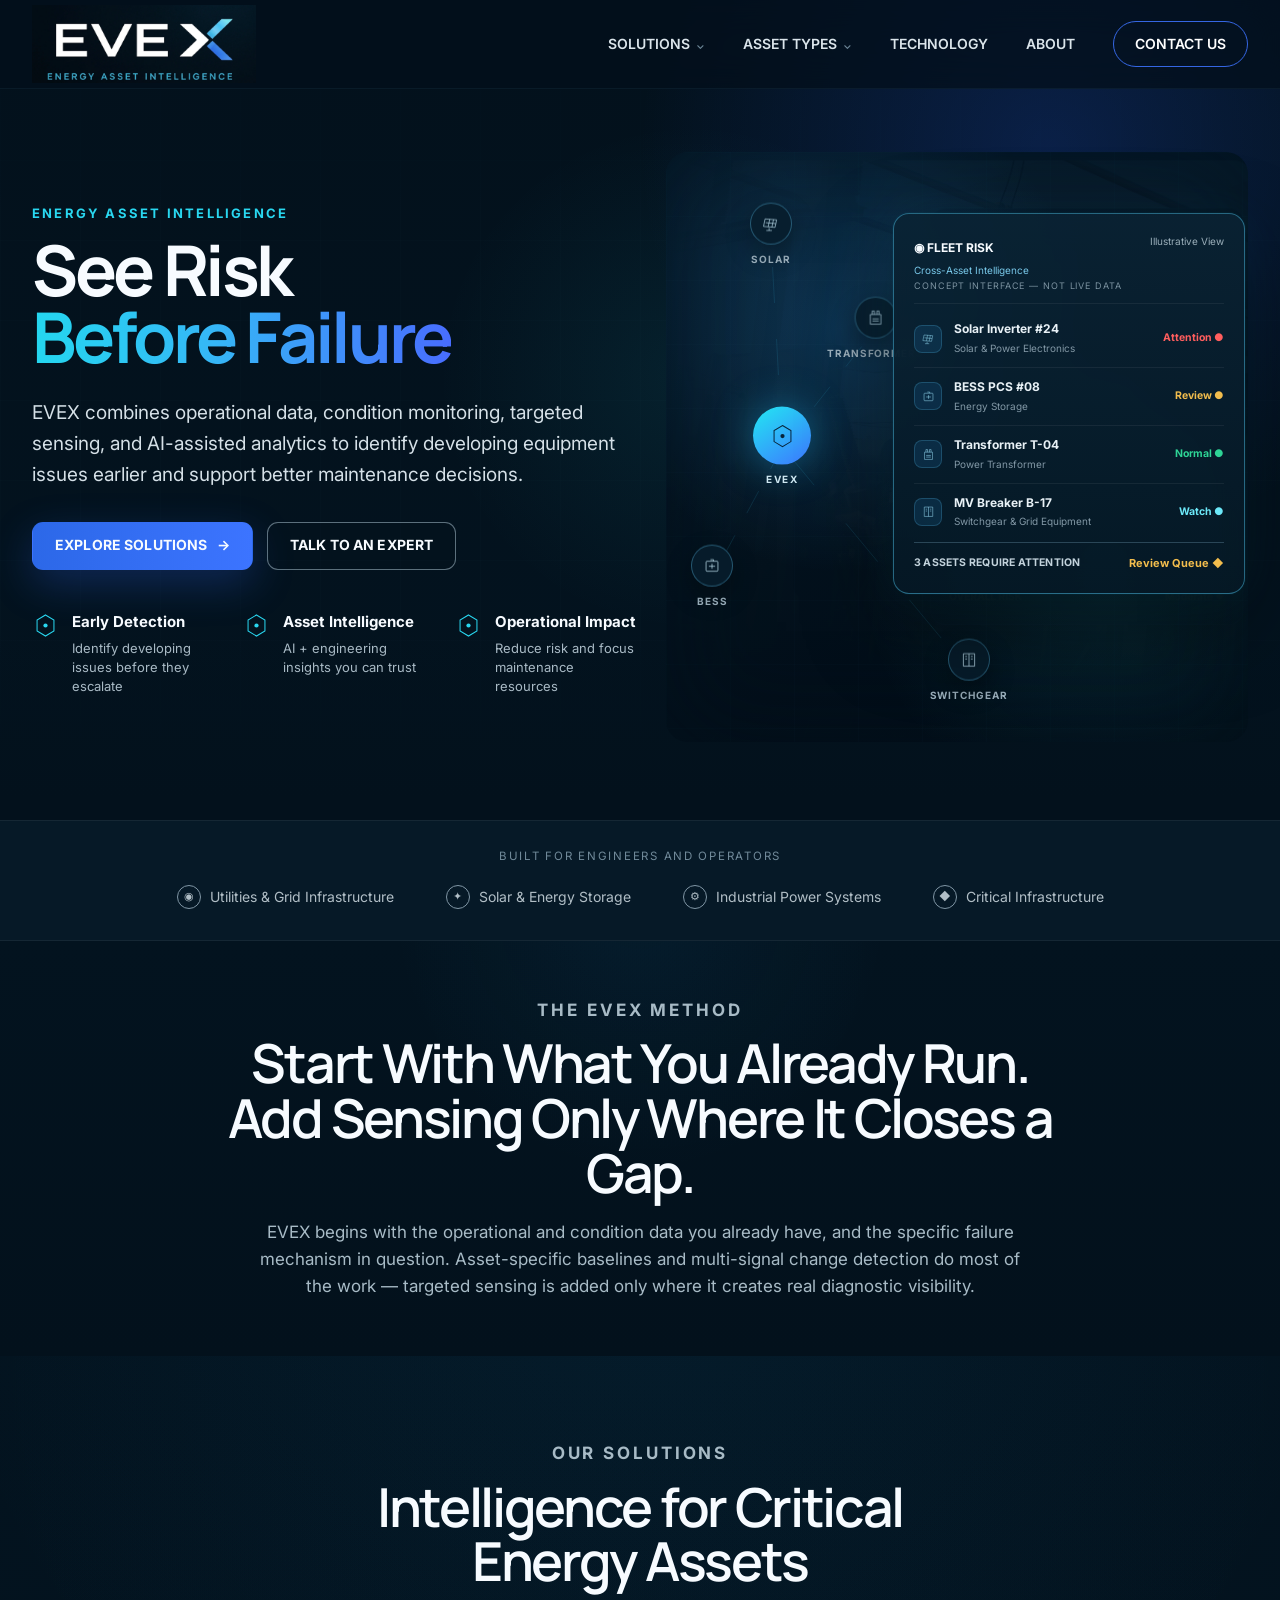
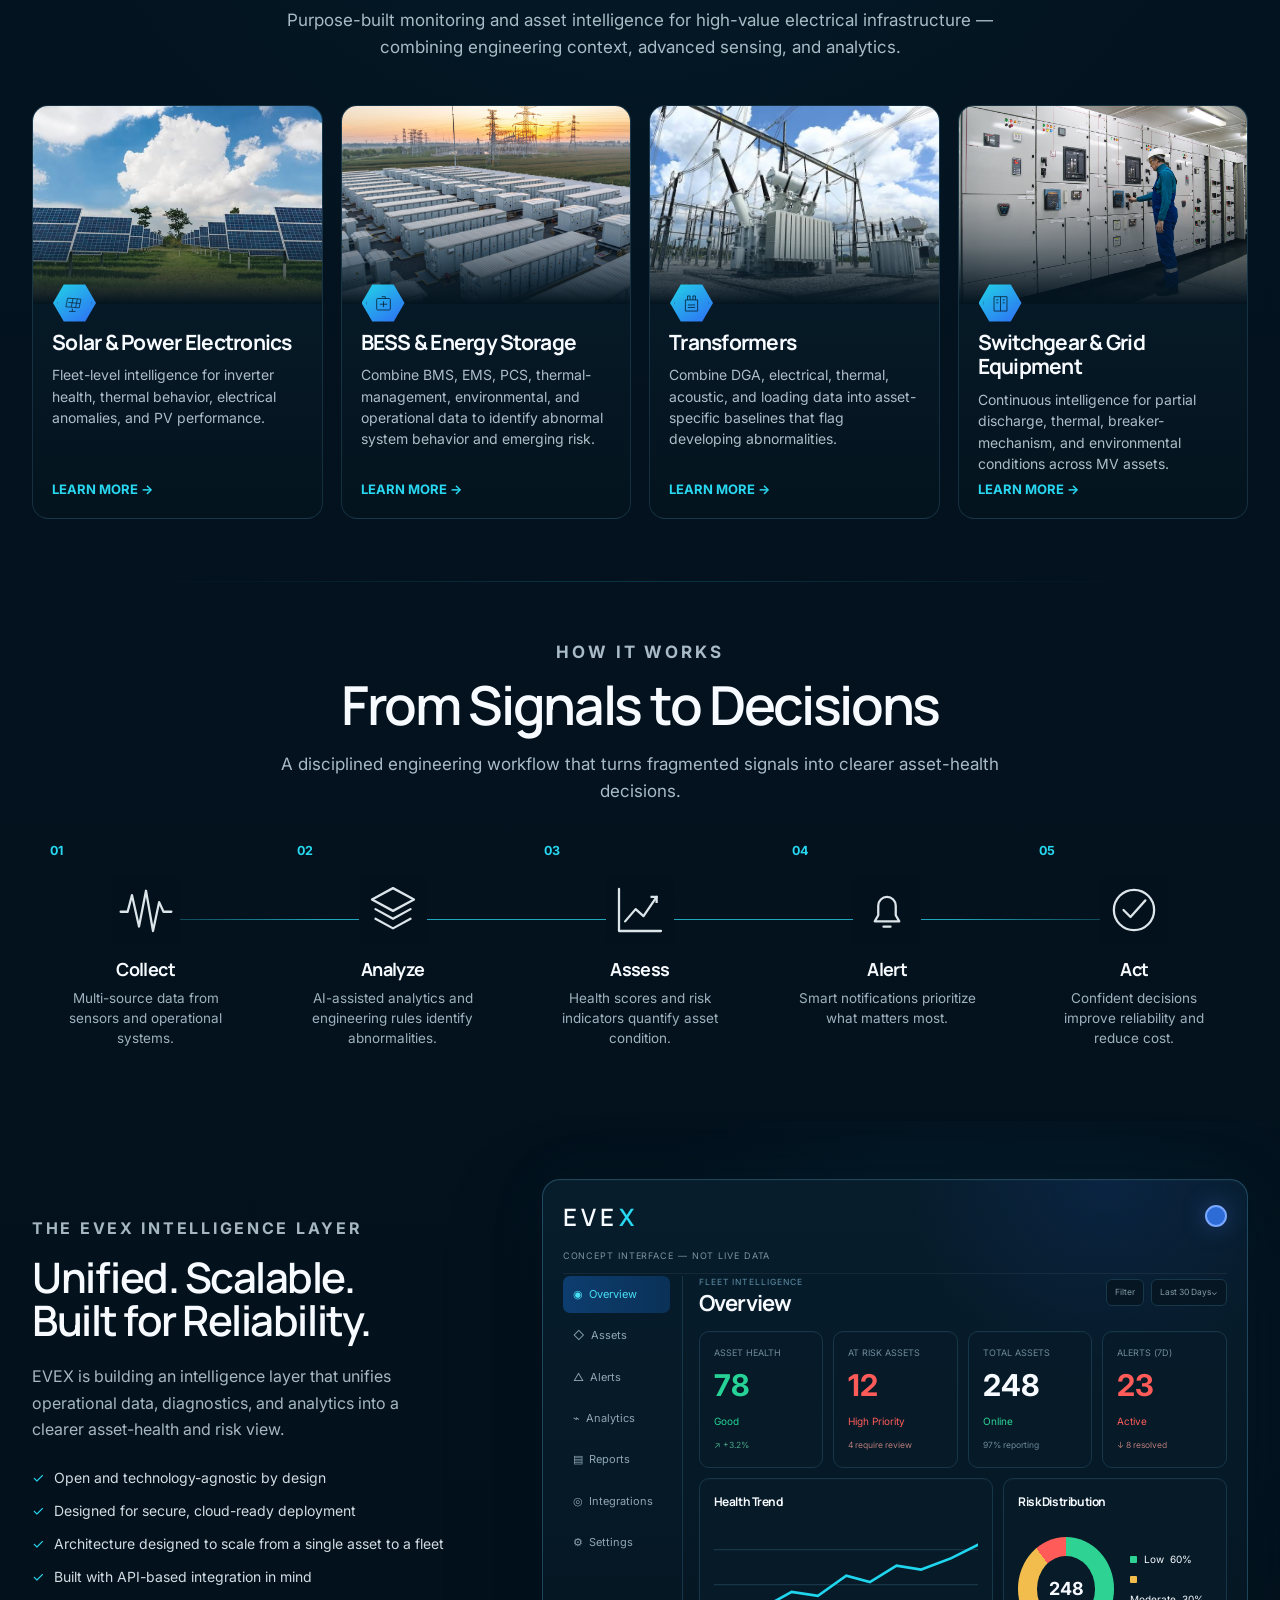
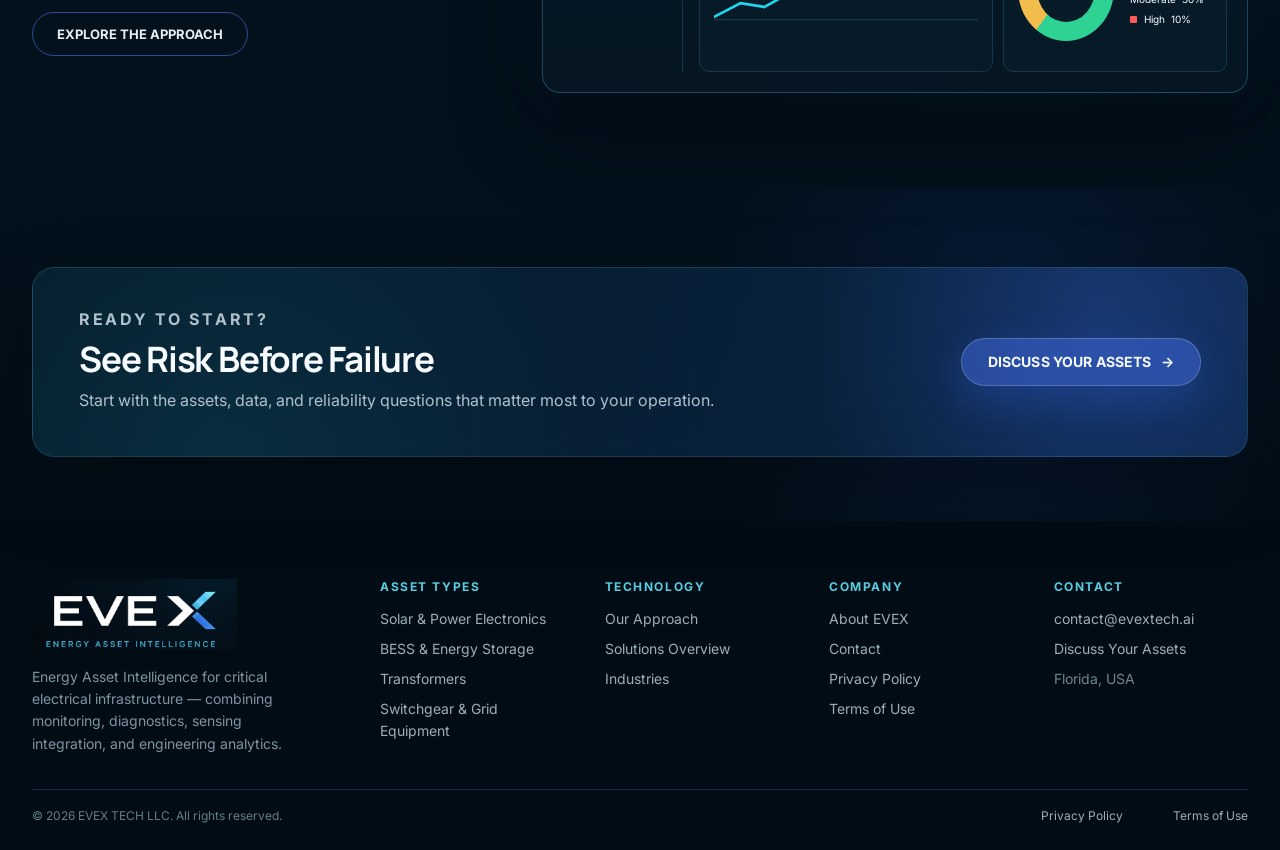
<file: index.html>
<!DOCTYPE html>

<html lang="en">
<head>
<meta charset="utf-8"/><meta content="width=device-width,initial-scale=1" name="viewport"/>
<title>EVEX | Energy Asset Intelligence</title><meta content="EVEX combines advanced sensing, operational data, and AI-assisted analytics for critical energy asset intelligence." name="description"/>
<meta content="#04131f" name="theme-color"/>
<link href="assets/favicon.ico" rel="icon"/><link href="assets/apple-touch-icon.png" rel="apple-touch-icon"/>
<link href="https://fonts.googleapis.com" rel="preconnect"/><link crossorigin="" href="https://fonts.gstatic.com" rel="preconnect"/>
<link href="https://fonts.googleapis.com/css2?family=Inter:wght@400;500;600;700&amp;family=Manrope:wght@500;600;700&amp;display=swap" rel="stylesheet"/>
<link href="styles.css" rel="stylesheet"/>
</head>
<body>
<svg style="display:none" xmlns="http://www.w3.org/2000/svg">
<symbol id="i-wave" viewbox="0 0 64 64"><path d="M3 34h8l5-19 8 36 8-41 8 46 7-33 5 11h9" fill="none" stroke="currentColor" stroke-linecap="round" stroke-linejoin="round" stroke-width="2.6"></path></symbol>
<symbol id="i-layers" viewbox="0 0 64 64"><path d="m32 7 24 13-24 13L8 20 32 7Zm-20 24 20 11 20-11M12 42l20 11 20-11" fill="none" stroke="currentColor" stroke-linecap="round" stroke-linejoin="round" stroke-width="2.6"></path></symbol>
<symbol id="i-chart" viewbox="0 0 64 64"><path d="M8 8v48h48M15 45l12-14 9 8 15-22" fill="none" stroke="currentColor" stroke-linecap="round" stroke-linejoin="round" stroke-width="2.6"></path><path d="m44 17h7v7" fill="none" stroke="currentColor" stroke-width="2.6"></path></symbol>
<symbol id="i-bell" viewbox="0 0 64 64"><path d="M18 45h28l-4-7V27a10 10 0 0 0-20 0v11l-4 7Zm10 6h8" fill="none" stroke="currentColor" stroke-linecap="round" stroke-linejoin="round" stroke-width="2.6"></path></symbol>
<symbol id="i-check" viewbox="0 0 64 64"><circle cx="32" cy="32" fill="none" r="23" stroke="currentColor" stroke-width="2.6"></circle><path d="m20 32 8 8 17-19" fill="none" stroke="currentColor" stroke-linecap="round" stroke-linejoin="round" stroke-width="2.6"></path></symbol>
<symbol id="i-diamond" viewbox="0 0 64 64"><path d="m32 7 20 12v26L32 57 12 45V19L32 7Z" fill="none" stroke="currentColor" stroke-width="2.4"></path><circle cx="32" cy="32" fill="currentColor" r="5"></circle></symbol>
<symbol id="i-transformer" viewbox="0 0 64 64"><path d="M15 22h34v31H15zM21 22V11h7v11M36 22V11h7v11M22 36h20M22 43h20" fill="none" stroke="currentColor" stroke-linejoin="round" stroke-width="2.3"></path></symbol>
<symbol id="i-switch" viewbox="0 0 64 64"><path d="M14 13h36v40H14zM32 13v40M20 22h6M20 30h6M38 22h6M38 30h6" fill="none" stroke="currentColor" stroke-width="2.3"></path></symbol>
<symbol id="i-battery" viewbox="0 0 64 64"><rect fill="none" height="32" rx="3" stroke="currentColor" stroke-width="2.3" width="38" x="13" y="18"></rect><path d="M27 13h10v5M22 34h20M32 26v16" fill="none" stroke="currentColor" stroke-width="2.3"></path></symbol>
<symbol id="i-solar" viewbox="0 0 64 64"><path d="m13 17 37 3-5 24-37-3 5-24Zm13 29v8m-9 0h18M15 29l32 3M28 18l-5 24M40 19l-5 24" fill="none" stroke="currentColor" stroke-width="2.1"></path></symbol>
</svg>
<header class="site-header">
<nav class="nav container">
<a class="logo" href="index.html"><img alt="EVEX — Energy Asset Intelligence" src="assets/evex-logo.webp"/></a>
<button aria-label="Menu" class="menu-btn"><span></span><span></span></button>
<div class="nav-links"><a class="chev" href="solutions.html">SOLUTIONS</a><a class="chev" href="solutions.html#asset-types">ASSET TYPES</a><a class="" href="technology.html">TECHNOLOGY</a><a class="" href="about.html">ABOUT</a><a class="contact" href="contact.html">CONTACT US</a></div>
</nav>
</header>
<main>
<section class="hero">
<div class="container hero-grid">
<div class="hero-copy reveal">
<p class="eyebrow">ENERGY ASSET INTELLIGENCE</p>
<h1>See Risk<br/><span class="gradient">Before Failure</span></h1>
<p class="lead">EVEX combines operational data, condition monitoring, targeted sensing, and AI-assisted analytics to identify developing equipment issues earlier and support better maintenance decisions.</p>
<div class="hero-actions"><a class="btn btn-primary" href="solutions.html">EXPLORE SOLUTIONS   →</a><a class="btn btn-outline" href="contact.html">TALK TO AN EXPERT</a></div>
<div class="hero-benefits">
<div class="benefit"><svg class="benefit-icon"><use href="#i-diamond"></use></svg><div><strong>Early Detection</strong><span>Identify developing issues before they escalate</span></div></div>
<div class="benefit"><svg class="benefit-icon"><use href="#i-diamond"></use></svg><div><strong>Asset Intelligence</strong><span>AI + engineering insights you can trust</span></div></div>
<div class="benefit"><svg class="benefit-icon"><use href="#i-diamond"></use></svg><div><strong>Operational Impact</strong><span>Reduce risk and focus maintenance resources</span></div></div>
</div>
</div>
<div class="hero-visual reveal">
<div class="fleet-stage" aria-hidden="true">
<svg class="fleet-lines" preserveaspectratio="none" viewbox="0 0 100 100"><line x1="20" x2="18" y1="50" y2="14"></line><line x1="20" x2="8" y1="50" y2="72"></line><line x1="20" x2="36" y1="50" y2="30"></line><line x1="20" x2="52" y1="50" y2="88"></line></svg>
<div class="fleet-node fleet-node-hub" style="left:20%;top:50%"><span class="fleet-hub"><svg><use href="#i-diamond"></use></svg></span><small>EVEX</small></div>
<div class="fleet-node" style="left:18%;top:14%"><span class="node-badge"><svg><use href="#i-solar"></use></svg></span><small>Solar</small></div>
<div class="fleet-node" style="left:8%;top:72%"><span class="node-badge"><svg><use href="#i-battery"></use></svg></span><small>BESS</small></div>
<div class="fleet-node" style="left:36%;top:30%"><span class="node-badge"><svg><use href="#i-transformer"></use></svg></span><small>Transformers</small></div>
<div class="fleet-node" style="left:52%;top:88%"><span class="node-badge"><svg><use href="#i-switch"></use></svg></span><small>Switchgear</small></div>
</div>
<aside aria-label="Illustrative fleet asset-intelligence interface — conceptual, not live customer data" class="hero-dashboard fleet-dashboard">
<div class="dash-head"><div><strong>◉  FLEET RISK</strong><span class="sub">Cross-Asset Intelligence</span></div><span class="type">Illustrative View</span></div>
<div class="concept-tag">CONCEPT INTERFACE — NOT LIVE DATA</div>
<div class="fleet-list">
<div class="fleet-row"><span class="fleet-icon-wrap"><svg><use href="#i-solar"></use></svg></span><div class="fleet-meta"><strong>Solar Inverter #24</strong><span>Solar &amp; Power Electronics</span></div><b class="status-attn">Attention ●</b></div>
<div class="fleet-row"><span class="fleet-icon-wrap"><svg><use href="#i-battery"></use></svg></span><div class="fleet-meta"><strong>BESS PCS #08</strong><span>Energy Storage</span></div><b class="status-review">Review ●</b></div>
<div class="fleet-row"><span class="fleet-icon-wrap"><svg><use href="#i-transformer"></use></svg></span><div class="fleet-meta"><strong>Transformer T-04</strong><span>Power Transformer</span></div><b class="status-normal">Normal ●</b></div>
<div class="fleet-row"><span class="fleet-icon-wrap"><svg><use href="#i-switch"></use></svg></span><div class="fleet-meta"><strong>MV Breaker B-17</strong><span>Switchgear &amp; Grid Equipment</span></div><b class="status-watch">Watch ●</b></div>
</div>
<div class="risk fleet-summary"><span>3 ASSETS REQUIRE ATTENTION</span><b class="status-review">Review Queue ◆</b></div>
</aside>
</div>
</div>
</section>
<section class="trust">
<div class="container">
<div class="trust-title">BUILT FOR ENGINEERS AND OPERATORS</div>
<div class="trust-list"><span><i>◉</i>Utilities &amp; Grid Infrastructure</span><span><i>✦</i>Solar &amp; Energy Storage</span><span><i>⚙</i>Industrial Power Systems</span><span><i>◆</i>Critical Infrastructure</span></div>
</div>
</section>
<section class="section approach-section">
<div class="container">
<div class="section-heading reveal"><p class="eyebrow">THE EVEX METHOD</p><h2>Start With What You Already Run.<br/>Add Sensing Only Where It Closes a Gap.</h2><p>EVEX begins with the operational and condition data you already have, and the specific failure mechanism in question. Asset-specific baselines and multi-signal change detection do most of the work — targeted sensing is added only where it creates real diagnostic visibility.</p></div>
</div>
</section>
<section class="section" id="asset-types">
<div class="container">
<div class="section-heading reveal"><p class="eyebrow">OUR SOLUTIONS</p><h2>Intelligence for Critical<br/>Energy Assets</h2><p>Purpose-built monitoring and asset intelligence for high-value electrical infrastructure — combining engineering context, advanced sensing, and analytics.</p></div>
<div class="asset-grid">
<article class="asset-card reveal"><div class="asset-img" style="background-image:url('assets/solar-v22.jpg')"></div><div class="hex"><svg><use href="#i-solar"></use></svg></div><div class="asset-copy"><h3>Solar &amp; Power Electronics</h3><p>Fleet-level intelligence for inverter health, thermal behavior, electrical anomalies, and PV performance.</p><a class="text-link" href="solar.html">LEARN MORE  →</a></div></article>
<article class="asset-card reveal"><div class="asset-img" style="background-image:url('assets/bess-v22.jpg')"></div><div class="hex"><svg><use href="#i-battery"></use></svg></div><div class="asset-copy"><h3>BESS &amp; Energy Storage</h3><p>Combine BMS, EMS, PCS, thermal-management, environmental, and operational data to identify abnormal system behavior and emerging risk.</p><a class="text-link" href="bess.html">LEARN MORE  →</a></div></article>
<article class="asset-card reveal"><div class="asset-img" style="background-image:url('assets/transformer-v22.jpg')"></div><div class="hex"><svg><use href="#i-transformer"></use></svg></div><div class="asset-copy"><h3>Transformers</h3><p>Combine DGA, electrical, thermal, acoustic, and loading data into asset-specific baselines that flag developing abnormalities.</p><a class="text-link" href="transformers.html">LEARN MORE  →</a></div></article>
<article class="asset-card reveal"><div class="asset-img" style="background-image:url('assets/switchgear-v22.jpg')"></div><div class="hex"><svg><use href="#i-switch"></use></svg></div><div class="asset-copy"><h3>Switchgear &amp; Grid Equipment</h3><p>Continuous intelligence for partial discharge, thermal, breaker-mechanism, and environmental conditions across MV assets.</p><a class="text-link" href="switchgear.html">LEARN MORE  →</a></div></article>
</div>
<div class="process-shell">
<div class="section-heading reveal"><p class="eyebrow">HOW IT WORKS</p><h2>From Signals to Decisions</h2><p>A disciplined engineering workflow that turns fragmented signals into clearer asset-health decisions.</p></div>
<div class="process">
<div class="step reveal"><span class="step-no">01</span><div class="step-icon"><svg><use href="#i-wave"></use></svg></div><h3>Collect</h3><p>Multi-source data from sensors and operational systems.</p></div>
<div class="step reveal"><span class="step-no">02</span><div class="step-icon"><svg><use href="#i-layers"></use></svg></div><h3>Analyze</h3><p>AI-assisted analytics and engineering rules identify abnormalities.</p></div>
<div class="step reveal"><span class="step-no">03</span><div class="step-icon"><svg><use href="#i-chart"></use></svg></div><h3>Assess</h3><p>Health scores and risk indicators quantify asset condition.</p></div>
<div class="step reveal"><span class="step-no">04</span><div class="step-icon"><svg><use href="#i-bell"></use></svg></div><h3>Alert</h3><p>Smart notifications prioritize what matters most.</p></div>
<div class="step reveal"><span class="step-no">05</span><div class="step-icon"><svg><use href="#i-check"></use></svg></div><h3>Act</h3><p>Confident decisions improve reliability and reduce cost.</p></div>
</div>
</div>
<div class="platform">
<div class="platform-copy reveal">
<p class="eyebrow">THE EVEX INTELLIGENCE LAYER</p>
<h2>Unified. Scalable.<br/>Built for Reliability.</h2>
<p>EVEX is building an intelligence layer that unifies operational data, diagnostics, and analytics into a clearer asset-health and risk view.</p>
<ul><li>Open and technology-agnostic by design</li><li>Designed for secure, cloud-ready deployment</li><li>Architecture designed to scale from a single asset to a fleet</li><li>Built with API-based integration in mind</li></ul>
<a class="small-pill" href="technology.html">EXPLORE THE APPROACH</a>
</div>
<div aria-label="Conceptual EVEX dashboard" class="dashboard reveal">
<div class="dashboard-top"><div class="dash-logo">EVE<em>X</em></div><div class="avatar"></div></div>
<div class="concept-tag">CONCEPT INTERFACE — NOT LIVE DATA</div>
<div class="dashboard-body">
<div class="side-nav"><div class="side-item active">◉  Overview</div><div class="side-item">◇  Assets</div><div class="side-item">△  Alerts</div><div class="side-item">⌁  Analytics</div><div class="side-item">▤  Reports</div><div class="side-item">◎  Integrations</div><div class="side-item">⚙  Settings</div></div>
<div>
<div class="panel-head">
<div><span class="panel-kicker">FLEET INTELLIGENCE</span><h3 class="panel-title">Overview</h3></div>
<div class="panel-controls"><span>Filter</span><span>Last 30 Days⌄</span></div>
</div>
<div class="kpis"><div class="kpi good"><small>ASSET HEALTH</small><strong>78</strong><span>Good</span><em>↗ +3.2%</em></div><div class="kpi risky"><small>AT RISK ASSETS</small><strong>12</strong><span>High Priority</span><em>4 require review</em></div><div class="kpi"><small>TOTAL ASSETS</small><strong>248</strong><span class="ok">Online</span><em>97% reporting</em></div><div class="kpi risky"><small>ALERTS (7D)</small><strong>23</strong><span>Active</span><em>↓ 8 resolved</em></div></div>
<div class="chart-grid"><div class="chart-card"><h4>Health Trend</h4><div class="line-chart"><svg preserveaspectratio="none" viewbox="0 0 300 100"><line x1="0" x2="300" y1="22" y2="22"></line><line x1="0" x2="300" y1="50" y2="50"></line><line x1="0" x2="300" y1="78" y2="78"></line><path d="M0 76 L30 65 L57 68 L88 56 L118 59 L150 43 L177 48 L207 35 L235 38 L269 29 L300 18"></path></svg></div></div><div class="chart-card"><h4>Risk Distribution</h4><div class="donut-wrap"><div class="donut"></div><div class="legend"><div><i style="background:#2ed292"></i>Low  60%</div><div><i style="background:#f2bd4d"></i>Moderate  30%</div><div><i style="background:#ff5b59"></i>High  10%</div></div></div></div></div>
</div>
</div>
</div>
</div>
</div>
</section>
<section class="cta">
<div class="container">
<div class="cta-panel reveal">
<div class="cta-copy">
<p class="eyebrow">READY TO START?</p>
<h3>See Risk Before Failure</h3>
<p>Start with the assets, data, and reliability questions that matter most to your operation.</p>
</div>
<a class="btn btn-primary" href="contact.html">DISCUSS YOUR ASSETS   →</a>
</div>
</div>
</section>
</main>
<footer class="footer">
<div class="container footer-grid"><div><img alt="EVEX" class="footer-logo" src="assets/evex-logo.webp"/><p>Energy Asset Intelligence for critical electrical infrastructure — combining monitoring, diagnostics, sensing integration, and engineering analytics.</p></div><div><h4>Asset Types</h4><a href="solar.html">Solar &amp; Power Electronics</a><a href="bess.html">BESS &amp; Energy Storage</a><a href="transformers.html">Transformers</a><a href="switchgear.html">Switchgear &amp; Grid Equipment</a></div><div><h4>Technology</h4><a href="technology.html">Our Approach</a><a href="solutions.html">Solutions Overview</a><a href="industries.html">Industries</a></div><div><h4>Company</h4><a href="about.html">About EVEX</a><a href="contact.html">Contact</a><a href="privacy.html">Privacy Policy</a><a href="terms.html">Terms of Use</a></div><div><h4>Contact</h4><a href="mailto:contact@evextech.ai">contact@evextech.ai</a><a href="contact.html">Discuss Your Assets</a><a href="#">Florida, USA</a></div></div>
<div class="container footer-bottom"><span>© 2026 EVEX TECH LLC. All rights reserved.</span><span><a href="privacy.html">Privacy Policy</a>    <a href="terms.html">Terms of Use</a></span></div>
</footer>
<script src="script.js"></script>
</body></html>
</file>
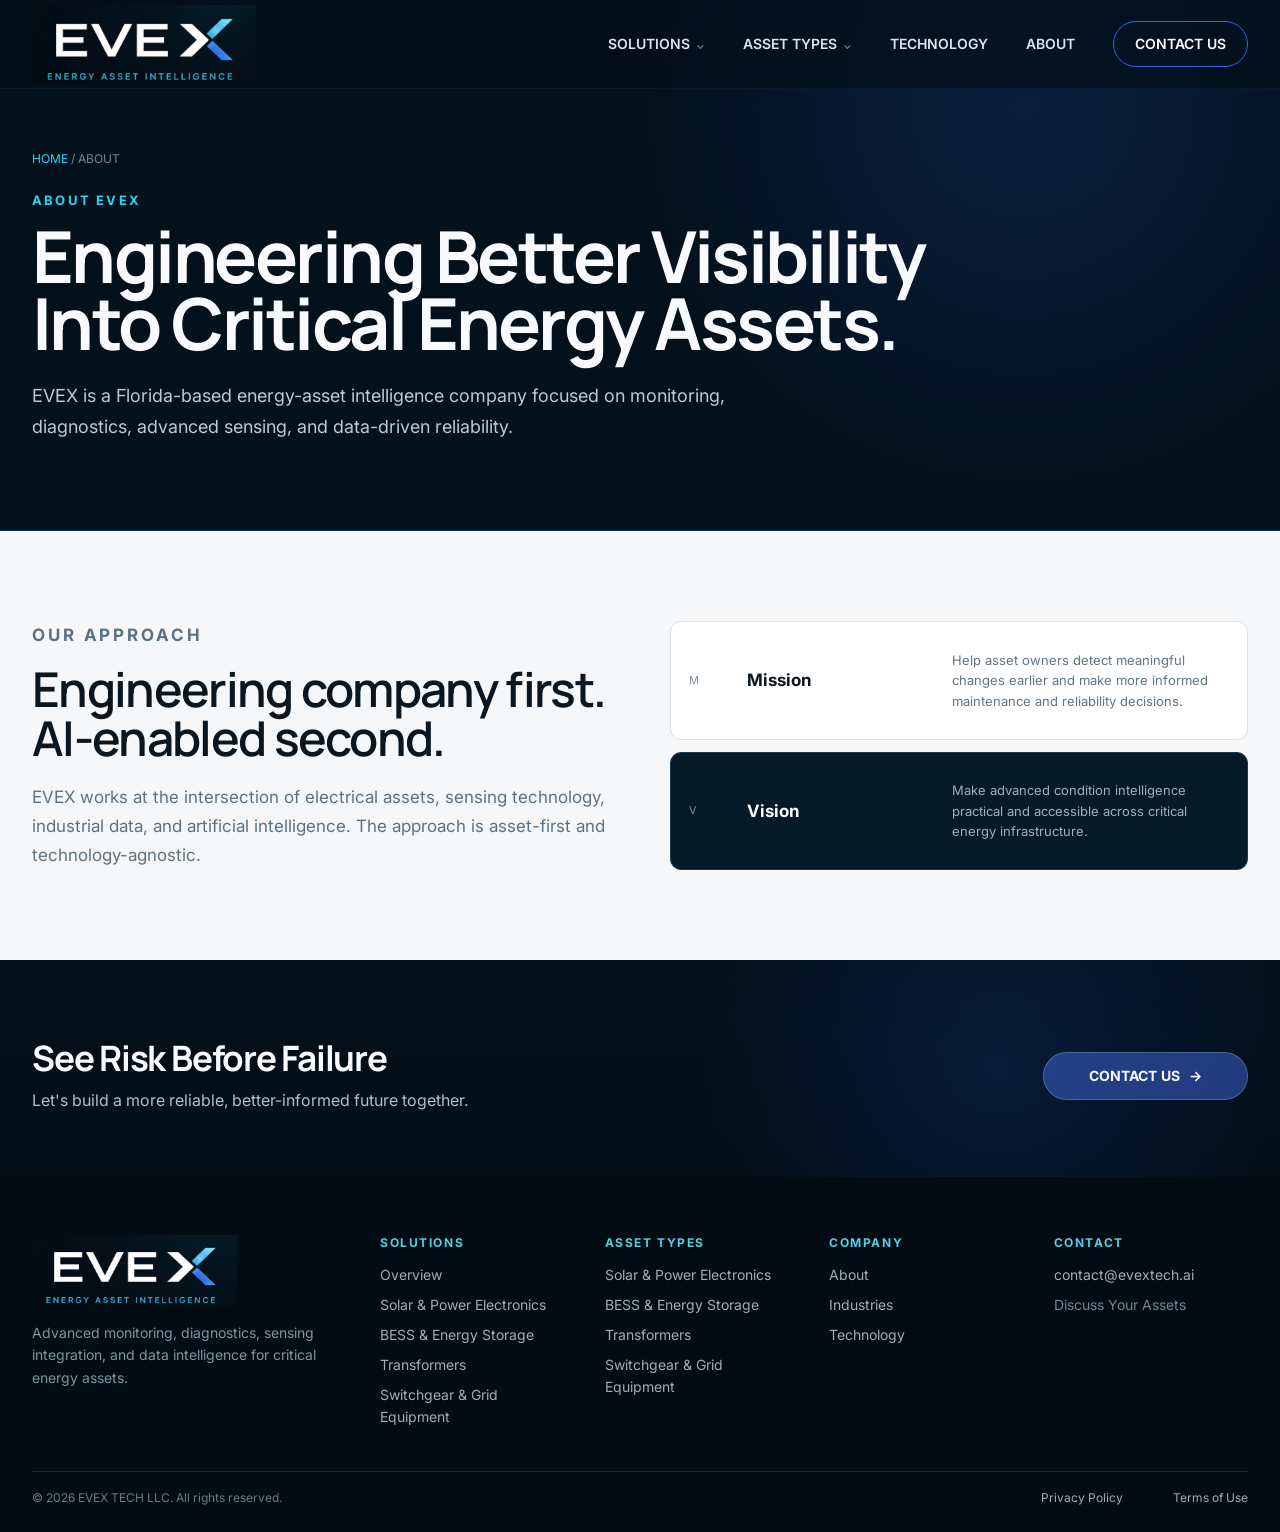
<file: about.html>
<!doctype html>
<html lang="en">
<head>
<meta charset="utf-8"><meta name="viewport" content="width=device-width,initial-scale=1">
<title>About EVEX | Energy Asset Intelligence</title><meta name="description" content="About EVEX, a Florida-based energy asset intelligence company.">
<meta name="theme-color" content="#04131f">
<link rel="icon" href="assets/favicon.ico"><link rel="apple-touch-icon" href="assets/apple-touch-icon.png">
<link rel="preconnect" href="https://fonts.googleapis.com"><link rel="preconnect" href="https://fonts.gstatic.com" crossorigin>
<link href="https://fonts.googleapis.com/css2?family=Inter:wght@400;500;600;700&family=Manrope:wght@500;600;700&display=swap" rel="stylesheet">
<link rel="stylesheet" href="styles.css">
</head>
<body>
<svg xmlns="http://www.w3.org/2000/svg" style="display:none">
<symbol id="i-wave" viewBox="0 0 64 64"><path d="M3 34h8l5-19 8 36 8-41 8 46 7-33 5 11h9" fill="none" stroke="currentColor" stroke-width="2.6" stroke-linecap="round" stroke-linejoin="round"/></symbol>
<symbol id="i-layers" viewBox="0 0 64 64"><path d="m32 7 24 13-24 13L8 20 32 7Zm-20 24 20 11 20-11M12 42l20 11 20-11" fill="none" stroke="currentColor" stroke-width="2.6" stroke-linecap="round" stroke-linejoin="round"/></symbol>
<symbol id="i-chart" viewBox="0 0 64 64"><path d="M8 8v48h48M15 45l12-14 9 8 15-22" fill="none" stroke="currentColor" stroke-width="2.6" stroke-linecap="round" stroke-linejoin="round"/><path d="m44 17h7v7" fill="none" stroke="currentColor" stroke-width="2.6"/></symbol>
<symbol id="i-bell" viewBox="0 0 64 64"><path d="M18 45h28l-4-7V27a10 10 0 0 0-20 0v11l-4 7Zm10 6h8" fill="none" stroke="currentColor" stroke-width="2.6" stroke-linecap="round" stroke-linejoin="round"/></symbol>
<symbol id="i-check" viewBox="0 0 64 64"><circle cx="32" cy="32" r="23" fill="none" stroke="currentColor" stroke-width="2.6"/><path d="m20 32 8 8 17-19" fill="none" stroke="currentColor" stroke-width="2.6" stroke-linecap="round" stroke-linejoin="round"/></symbol>
<symbol id="i-diamond" viewBox="0 0 64 64"><path d="m32 7 20 12v26L32 57 12 45V19L32 7Z" fill="none" stroke="currentColor" stroke-width="2.4"/><circle cx="32" cy="32" r="5" fill="currentColor"/></symbol>
<symbol id="i-transformer" viewBox="0 0 64 64"><path d="M15 22h34v31H15zM21 22V11h7v11M36 22V11h7v11M22 36h20M22 43h20" fill="none" stroke="currentColor" stroke-width="2.3" stroke-linejoin="round"/></symbol>
<symbol id="i-switch" viewBox="0 0 64 64"><path d="M14 13h36v40H14zM32 13v40M20 22h6M20 30h6M38 22h6M38 30h6" fill="none" stroke="currentColor" stroke-width="2.3"/></symbol>
<symbol id="i-battery" viewBox="0 0 64 64"><rect x="13" y="18" width="38" height="32" rx="3" fill="none" stroke="currentColor" stroke-width="2.3"/><path d="M27 13h10v5M22 34h20M32 26v16" fill="none" stroke="currentColor" stroke-width="2.3"/></symbol>
<symbol id="i-solar" viewBox="0 0 64 64"><path d="m13 17 37 3-5 24-37-3 5-24Zm13 29v8m-9 0h18M15 29l32 3M28 18l-5 24M40 19l-5 24" fill="none" stroke="currentColor" stroke-width="2.1"/></symbol>
</svg>

<header class="site-header">
 <nav class="nav container">
   <a class="logo" href="index.html"><img src="assets/evex-logo.webp" alt="EVEX — Energy Asset Intelligence"></a>
   <button class="menu-btn" aria-label="Menu"><span></span><span></span></button>
   <div class="nav-links"><a class="chev" href="solutions.html">SOLUTIONS</a><a class="chev" href="solutions.html#asset-types">ASSET TYPES</a><a class="" href="technology.html">TECHNOLOGY</a><a class="" href="about.html">ABOUT</a><a class="contact" href="contact.html">CONTACT US</a></div>
 </nav>
</header>

<main><section class="page-hero"><div class="container"><div class="breadcrumb"><a href="index.html">HOME</a> / ABOUT</div><p class="eyebrow">ABOUT EVEX</p><h1>Engineering Better Visibility Into Critical Energy Assets.</h1><p class="lead">EVEX is a Florida-based energy-asset intelligence company focused on monitoring, diagnostics, advanced sensing, and data-driven reliability.</p></div></section>
<section class="content-section light"><div class="container split"><div class="copy"><p class="eyebrow">OUR APPROACH</p><h2>Engineering company first.<br>AI-enabled second.</h2><p>EVEX works at the intersection of electrical assets, sensing technology, industrial data, and artificial intelligence. The approach is asset-first and technology-agnostic.</p></div><div class="arch"><div class="arch-row"><span>M</span><strong>Mission</strong><small>Help asset owners detect meaningful changes earlier and make more informed maintenance and reliability decisions.</small></div><div class="arch-row final"><span>V</span><strong>Vision</strong><small>Make advanced condition intelligence practical and accessible across critical energy infrastructure.</small></div></div></div></section>

<section class="cta">
 <div class="container cta-inner">
  <div><h3>See Risk Before Failure</h3><p>Let's build a more reliable, better-informed future together.</p></div>
  <a class="btn" href="contact.html">CONTACT US&nbsp;&nbsp; →</a>
 </div>
</section></main>

<footer class="footer">
 <div class="container footer-grid">
  <div><img class="footer-logo" src="assets/evex-logo.webp" alt="EVEX"><p>Advanced monitoring, diagnostics, sensing integration, and data intelligence for critical energy assets.</p></div>
  <div><h4>Solutions</h4><a href="solutions.html">Overview</a><a href="solar.html">Solar & Power Electronics</a><a href="bess.html">BESS & Energy Storage</a><a href="transformers.html">Transformers</a><a href="switchgear.html">Switchgear & Grid Equipment</a></div>
  <div><h4>Asset Types</h4><a href="solar.html">Solar & Power Electronics</a><a href="bess.html">BESS & Energy Storage</a><a href="transformers.html">Transformers</a><a href="switchgear.html">Switchgear & Grid Equipment</a></div>
  <div><h4>Company</h4><a href="about.html">About</a><a href="industries.html">Industries</a><a href="technology.html">Technology</a></div>
  <div><h4>Contact</h4><a href="mailto:contact@evextech.ai">contact@evextech.ai</a><a href="contact.html">Discuss Your Assets</a></div>
 </div>
 <div class="container footer-bottom"><span>© 2026 EVEX TECH LLC. All rights reserved.</span><span><a href="privacy.html">Privacy Policy</a> &nbsp;&nbsp; <a href="terms.html">Terms of Use</a></span></div>
</footer>
<script src="script.js"></script>
</body></html>
</file>
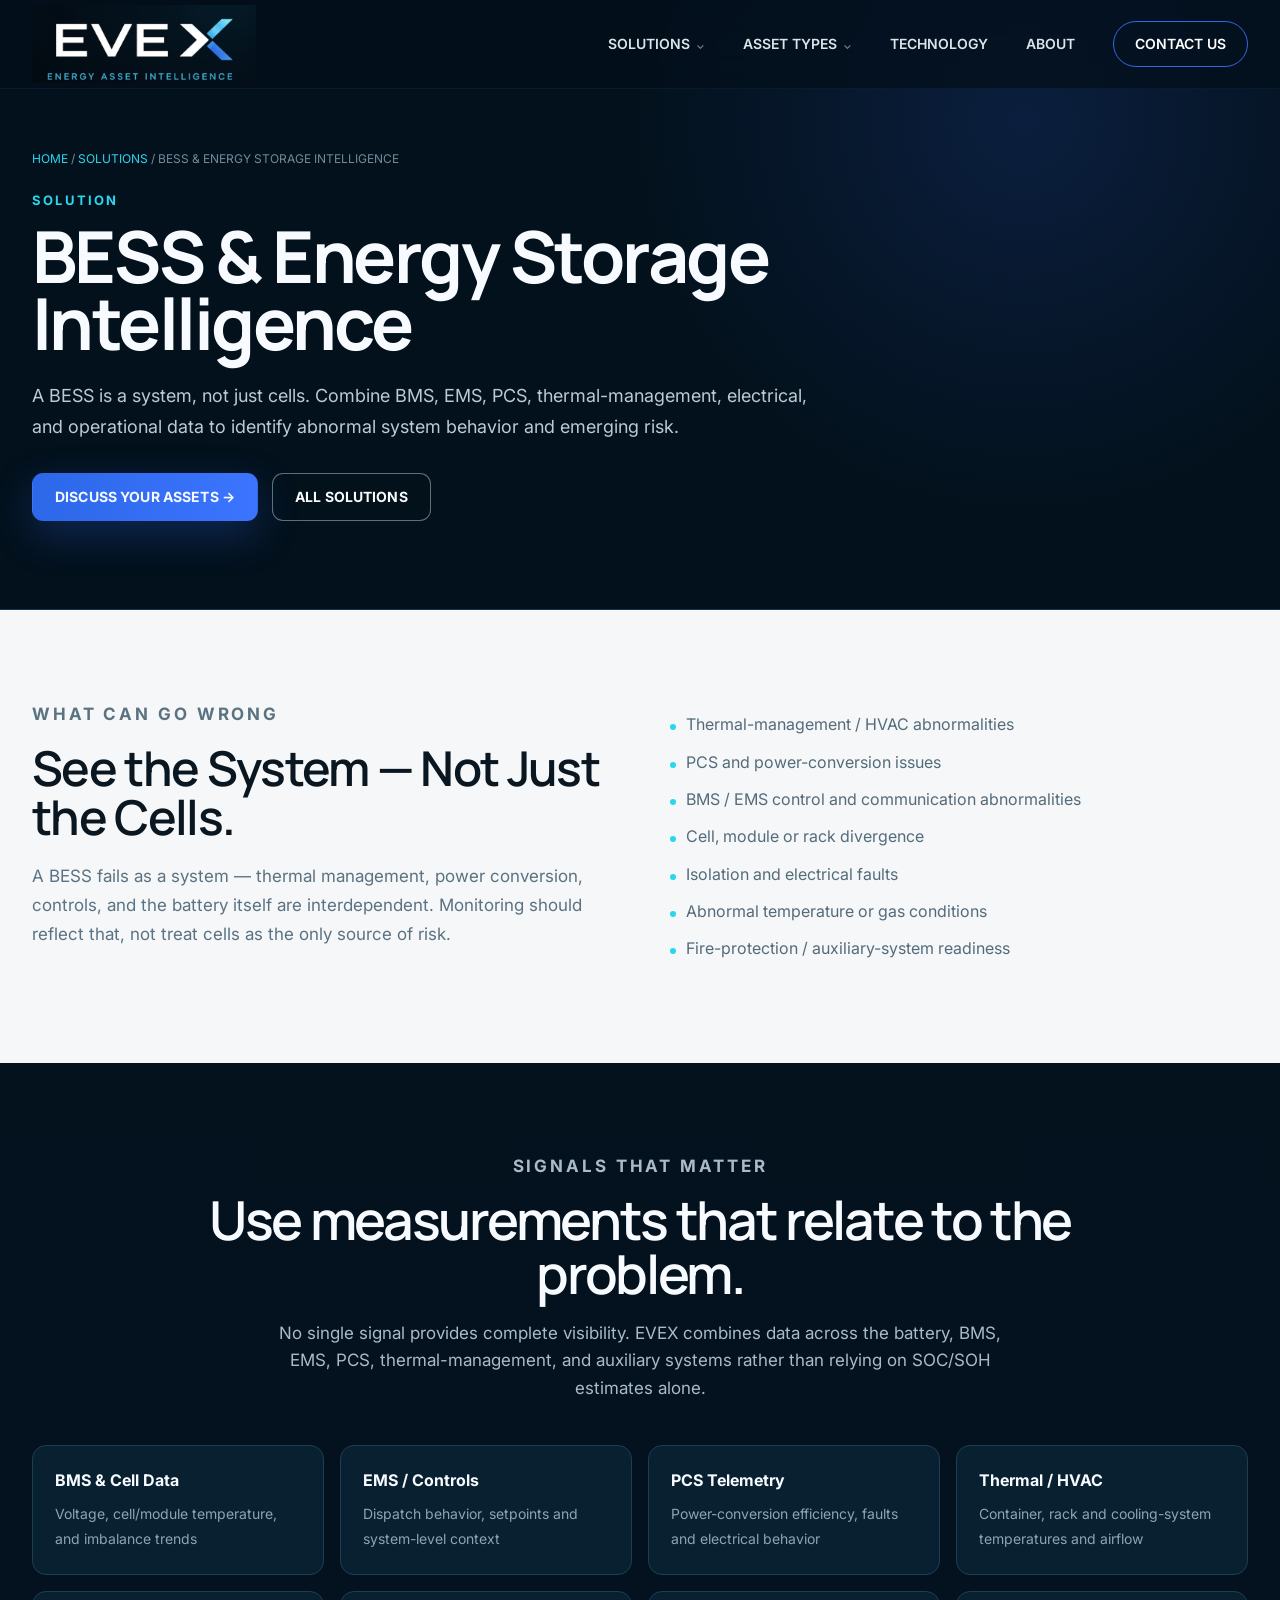
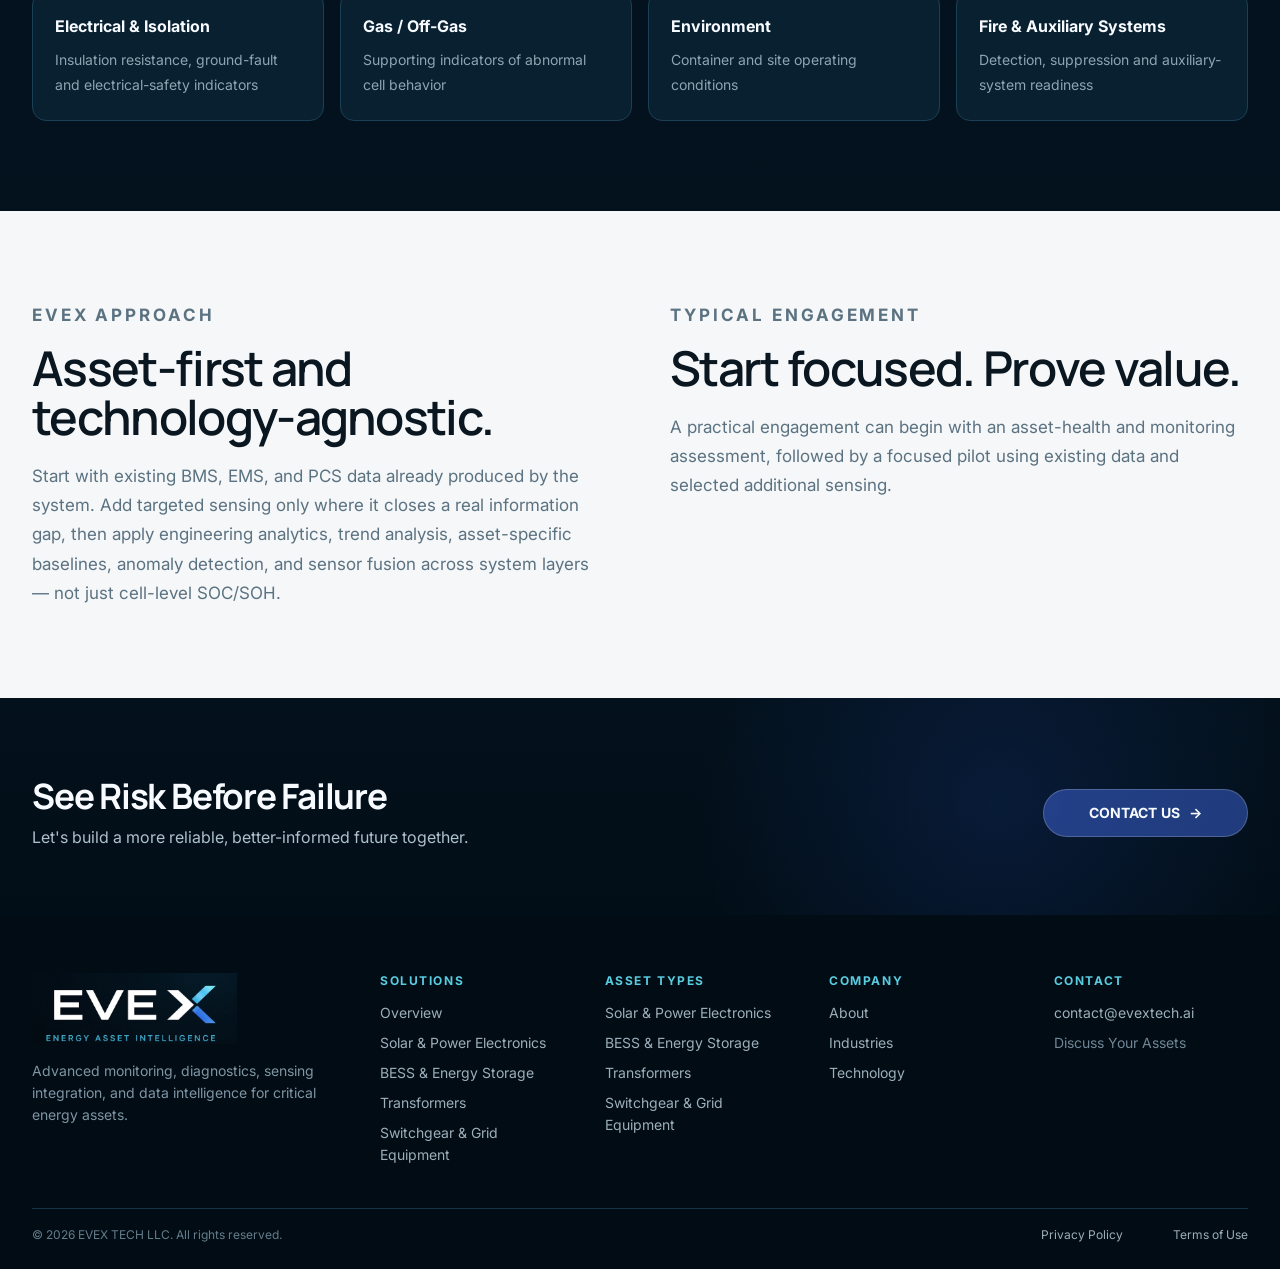
<file: bess.html>
<!doctype html>
<html lang="en">
<head>
<meta charset="utf-8"><meta name="viewport" content="width=device-width,initial-scale=1">
<title>BESS & Energy Storage Intelligence | EVEX</title><meta name="description" content="Combine battery, BMS, EMS, PCS, thermal-management, and electrical data to identify abnormal system behavior and emerging risk across the full BESS system.">
<meta name="theme-color" content="#04131f">
<link rel="icon" href="assets/favicon.ico"><link rel="apple-touch-icon" href="assets/apple-touch-icon.png">
<link rel="preconnect" href="https://fonts.googleapis.com"><link rel="preconnect" href="https://fonts.gstatic.com" crossorigin>
<link href="https://fonts.googleapis.com/css2?family=Inter:wght@400;500;600;700&family=Manrope:wght@500;600;700&display=swap" rel="stylesheet">
<link rel="stylesheet" href="styles.css">
</head>
<body>
<svg xmlns="http://www.w3.org/2000/svg" style="display:none">
<symbol id="i-wave" viewBox="0 0 64 64"><path d="M3 34h8l5-19 8 36 8-41 8 46 7-33 5 11h9" fill="none" stroke="currentColor" stroke-width="2.6" stroke-linecap="round" stroke-linejoin="round"/></symbol>
<symbol id="i-layers" viewBox="0 0 64 64"><path d="m32 7 24 13-24 13L8 20 32 7Zm-20 24 20 11 20-11M12 42l20 11 20-11" fill="none" stroke="currentColor" stroke-width="2.6" stroke-linecap="round" stroke-linejoin="round"/></symbol>
<symbol id="i-chart" viewBox="0 0 64 64"><path d="M8 8v48h48M15 45l12-14 9 8 15-22" fill="none" stroke="currentColor" stroke-width="2.6" stroke-linecap="round" stroke-linejoin="round"/><path d="m44 17h7v7" fill="none" stroke="currentColor" stroke-width="2.6"/></symbol>
<symbol id="i-bell" viewBox="0 0 64 64"><path d="M18 45h28l-4-7V27a10 10 0 0 0-20 0v11l-4 7Zm10 6h8" fill="none" stroke="currentColor" stroke-width="2.6" stroke-linecap="round" stroke-linejoin="round"/></symbol>
<symbol id="i-check" viewBox="0 0 64 64"><circle cx="32" cy="32" r="23" fill="none" stroke="currentColor" stroke-width="2.6"/><path d="m20 32 8 8 17-19" fill="none" stroke="currentColor" stroke-width="2.6" stroke-linecap="round" stroke-linejoin="round"/></symbol>
<symbol id="i-diamond" viewBox="0 0 64 64"><path d="m32 7 20 12v26L32 57 12 45V19L32 7Z" fill="none" stroke="currentColor" stroke-width="2.4"/><circle cx="32" cy="32" r="5" fill="currentColor"/></symbol>
<symbol id="i-transformer" viewBox="0 0 64 64"><path d="M15 22h34v31H15zM21 22V11h7v11M36 22V11h7v11M22 36h20M22 43h20" fill="none" stroke="currentColor" stroke-width="2.3" stroke-linejoin="round"/></symbol>
<symbol id="i-switch" viewBox="0 0 64 64"><path d="M14 13h36v40H14zM32 13v40M20 22h6M20 30h6M38 22h6M38 30h6" fill="none" stroke="currentColor" stroke-width="2.3"/></symbol>
<symbol id="i-battery" viewBox="0 0 64 64"><rect x="13" y="18" width="38" height="32" rx="3" fill="none" stroke="currentColor" stroke-width="2.3"/><path d="M27 13h10v5M22 34h20M32 26v16" fill="none" stroke="currentColor" stroke-width="2.3"/></symbol>
<symbol id="i-solar" viewBox="0 0 64 64"><path d="m13 17 37 3-5 24-37-3 5-24Zm13 29v8m-9 0h18M15 29l32 3M28 18l-5 24M40 19l-5 24" fill="none" stroke="currentColor" stroke-width="2.1"/></symbol>
</svg>

<header class="site-header">
 <nav class="nav container">
   <a class="logo" href="index.html"><img src="assets/evex-logo.webp" alt="EVEX — Energy Asset Intelligence"></a>
   <button class="menu-btn" aria-label="Menu"><span></span><span></span></button>
   <div class="nav-links"><a class="chev" href="solutions.html">SOLUTIONS</a><a class="chev" href="solutions.html#asset-types">ASSET TYPES</a><a class="" href="technology.html">TECHNOLOGY</a><a class="" href="about.html">ABOUT</a><a class="contact" href="contact.html">CONTACT US</a></div>
 </nav>
</header>

<main>
<section class="page-hero"><div class="container"><div class="breadcrumb"><a href="index.html">HOME</a> / <a href="solutions.html">SOLUTIONS</a> / BESS & ENERGY STORAGE INTELLIGENCE</div><p class="eyebrow">SOLUTION</p><h1>BESS & Energy Storage Intelligence</h1><p class="lead">A BESS is a system, not just cells. Combine BMS, EMS, PCS, thermal-management, electrical, and operational data to identify abnormal system behavior and emerging risk.</p><div class="hero-actions"><a class="btn btn-primary" href="contact.html">DISCUSS YOUR ASSETS →</a><a class="btn btn-outline" href="solutions.html">ALL SOLUTIONS</a></div></div></section>
<section class="content-section light"><div class="container split"><div class="copy"><p class="eyebrow">WHAT CAN GO WRONG</p><h2>See the System — Not Just the Cells.</h2><p>A BESS fails as a system — thermal management, power conversion, controls, and the battery itself are interdependent. Monitoring should reflect that, not treat cells as the only source of risk.</p></div><ul class="bullets"><li>Thermal-management / HVAC abnormalities</li><li>PCS and power-conversion issues</li><li>BMS / EMS control and communication abnormalities</li><li>Cell, module or rack divergence</li><li>Isolation and electrical faults</li><li>Abnormal temperature or gas conditions</li><li>Fire-protection / auxiliary-system readiness</li></ul></div></section>
<section class="content-section"><div class="container"><div class="section-heading"><p class="eyebrow">SIGNALS THAT MATTER</p><h2>Use measurements that relate to the problem.</h2><p>No single signal provides complete visibility. EVEX combines data across the battery, BMS, EMS, PCS, thermal-management, and auxiliary systems rather than relying on SOC/SOH estimates alone.</p></div><div class="signal-grid"><div class="signal"><strong>BMS & Cell Data</strong><span>Voltage, cell/module temperature, and imbalance trends</span></div><div class="signal"><strong>EMS / Controls</strong><span>Dispatch behavior, setpoints and system-level context</span></div><div class="signal"><strong>PCS Telemetry</strong><span>Power-conversion efficiency, faults and electrical behavior</span></div><div class="signal"><strong>Thermal / HVAC</strong><span>Container, rack and cooling-system temperatures and airflow</span></div><div class="signal"><strong>Electrical & Isolation</strong><span>Insulation resistance, ground-fault and electrical-safety indicators</span></div><div class="signal"><strong>Gas / Off-Gas</strong><span>Supporting indicators of abnormal cell behavior</span></div><div class="signal"><strong>Environment</strong><span>Container and site operating conditions</span></div><div class="signal"><strong>Fire & Auxiliary Systems</strong><span>Detection, suppression and auxiliary-system readiness</span></div></div></div></section>
<section class="content-section light"><div class="container split"><div class="copy"><p class="eyebrow">EVEX APPROACH</p><h2>Asset-first and technology-agnostic.</h2><p>Start with existing BMS, EMS, and PCS data already produced by the system. Add targeted sensing only where it closes a real information gap, then apply engineering analytics, trend analysis, asset-specific baselines, anomaly detection, and sensor fusion across system layers — not just cell-level SOC/SOH.</p></div><div class="copy"><p class="eyebrow">TYPICAL ENGAGEMENT</p><h2>Start focused. Prove value.</h2><p>A practical engagement can begin with an asset-health and monitoring assessment, followed by a focused pilot using existing data and selected additional sensing.</p></div></div></section>

<section class="cta">
 <div class="container cta-inner">
  <div><h3>See Risk Before Failure</h3><p>Let's build a more reliable, better-informed future together.</p></div>
  <a class="btn" href="contact.html">CONTACT US&nbsp;&nbsp; →</a>
 </div>
</section></main>

<footer class="footer">
 <div class="container footer-grid">
  <div><img class="footer-logo" src="assets/evex-logo.webp" alt="EVEX"><p>Advanced monitoring, diagnostics, sensing integration, and data intelligence for critical energy assets.</p></div>
  <div><h4>Solutions</h4><a href="solutions.html">Overview</a><a href="solar.html">Solar & Power Electronics</a><a href="bess.html">BESS & Energy Storage</a><a href="transformers.html">Transformers</a><a href="switchgear.html">Switchgear & Grid Equipment</a></div>
  <div><h4>Asset Types</h4><a href="solar.html">Solar & Power Electronics</a><a href="bess.html">BESS & Energy Storage</a><a href="transformers.html">Transformers</a><a href="switchgear.html">Switchgear & Grid Equipment</a></div>
  <div><h4>Company</h4><a href="about.html">About</a><a href="industries.html">Industries</a><a href="technology.html">Technology</a></div>
  <div><h4>Contact</h4><a href="mailto:contact@evextech.ai">contact@evextech.ai</a><a href="contact.html">Discuss Your Assets</a></div>
 </div>
 <div class="container footer-bottom"><span>© 2026 EVEX TECH LLC. All rights reserved.</span><span><a href="privacy.html">Privacy Policy</a> &nbsp;&nbsp; <a href="terms.html">Terms of Use</a></span></div>
</footer>
<script src="script.js"></script>
</body></html>
</file>
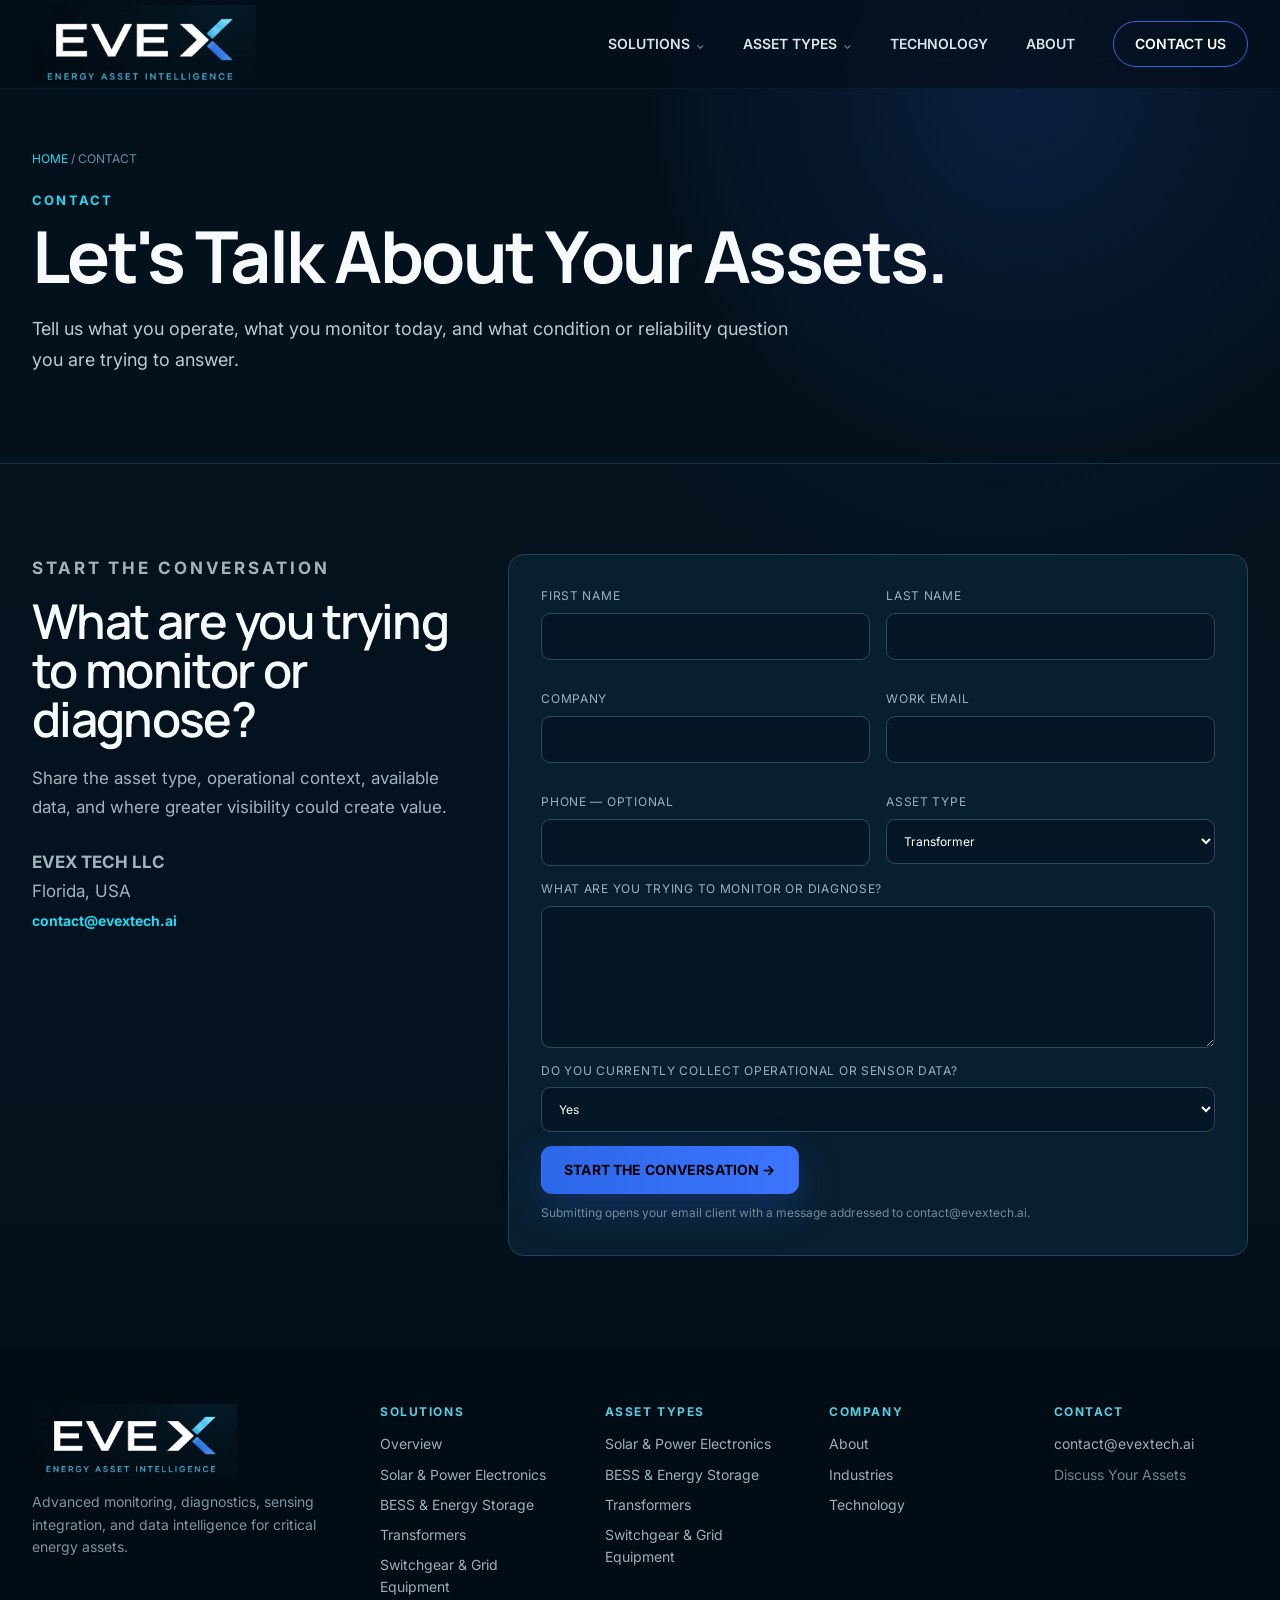
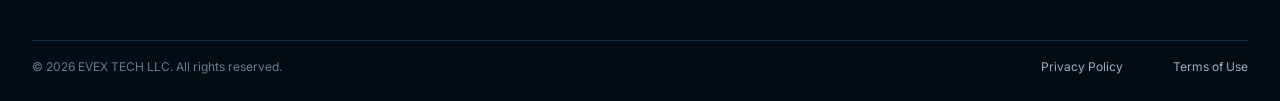
<file: contact.html>
<!doctype html>
<html lang="en">
<head>
<meta charset="utf-8"><meta name="viewport" content="width=device-width,initial-scale=1">
<title>Contact EVEX</title><meta name="description" content="Contact EVEX about monitoring, diagnostics, sensing, and data intelligence.">
<meta name="theme-color" content="#04131f">
<link rel="icon" href="assets/favicon.ico"><link rel="apple-touch-icon" href="assets/apple-touch-icon.png">
<link rel="preconnect" href="https://fonts.googleapis.com"><link rel="preconnect" href="https://fonts.gstatic.com" crossorigin>
<link href="https://fonts.googleapis.com/css2?family=Inter:wght@400;500;600;700&family=Manrope:wght@500;600;700&display=swap" rel="stylesheet">
<link rel="stylesheet" href="styles.css">
</head>
<body>
<svg xmlns="http://www.w3.org/2000/svg" style="display:none">
<symbol id="i-wave" viewBox="0 0 64 64"><path d="M3 34h8l5-19 8 36 8-41 8 46 7-33 5 11h9" fill="none" stroke="currentColor" stroke-width="2.6" stroke-linecap="round" stroke-linejoin="round"/></symbol>
<symbol id="i-layers" viewBox="0 0 64 64"><path d="m32 7 24 13-24 13L8 20 32 7Zm-20 24 20 11 20-11M12 42l20 11 20-11" fill="none" stroke="currentColor" stroke-width="2.6" stroke-linecap="round" stroke-linejoin="round"/></symbol>
<symbol id="i-chart" viewBox="0 0 64 64"><path d="M8 8v48h48M15 45l12-14 9 8 15-22" fill="none" stroke="currentColor" stroke-width="2.6" stroke-linecap="round" stroke-linejoin="round"/><path d="m44 17h7v7" fill="none" stroke="currentColor" stroke-width="2.6"/></symbol>
<symbol id="i-bell" viewBox="0 0 64 64"><path d="M18 45h28l-4-7V27a10 10 0 0 0-20 0v11l-4 7Zm10 6h8" fill="none" stroke="currentColor" stroke-width="2.6" stroke-linecap="round" stroke-linejoin="round"/></symbol>
<symbol id="i-check" viewBox="0 0 64 64"><circle cx="32" cy="32" r="23" fill="none" stroke="currentColor" stroke-width="2.6"/><path d="m20 32 8 8 17-19" fill="none" stroke="currentColor" stroke-width="2.6" stroke-linecap="round" stroke-linejoin="round"/></symbol>
<symbol id="i-diamond" viewBox="0 0 64 64"><path d="m32 7 20 12v26L32 57 12 45V19L32 7Z" fill="none" stroke="currentColor" stroke-width="2.4"/><circle cx="32" cy="32" r="5" fill="currentColor"/></symbol>
<symbol id="i-transformer" viewBox="0 0 64 64"><path d="M15 22h34v31H15zM21 22V11h7v11M36 22V11h7v11M22 36h20M22 43h20" fill="none" stroke="currentColor" stroke-width="2.3" stroke-linejoin="round"/></symbol>
<symbol id="i-switch" viewBox="0 0 64 64"><path d="M14 13h36v40H14zM32 13v40M20 22h6M20 30h6M38 22h6M38 30h6" fill="none" stroke="currentColor" stroke-width="2.3"/></symbol>
<symbol id="i-battery" viewBox="0 0 64 64"><rect x="13" y="18" width="38" height="32" rx="3" fill="none" stroke="currentColor" stroke-width="2.3"/><path d="M27 13h10v5M22 34h20M32 26v16" fill="none" stroke="currentColor" stroke-width="2.3"/></symbol>
<symbol id="i-solar" viewBox="0 0 64 64"><path d="m13 17 37 3-5 24-37-3 5-24Zm13 29v8m-9 0h18M15 29l32 3M28 18l-5 24M40 19l-5 24" fill="none" stroke="currentColor" stroke-width="2.1"/></symbol>
</svg>

<header class="site-header">
 <nav class="nav container">
   <a class="logo" href="index.html"><img src="assets/evex-logo.webp" alt="EVEX — Energy Asset Intelligence"></a>
   <button class="menu-btn" aria-label="Menu"><span></span><span></span></button>
   <div class="nav-links"><a class="chev" href="solutions.html">SOLUTIONS</a><a class="chev" href="solutions.html#asset-types">ASSET TYPES</a><a class="" href="technology.html">TECHNOLOGY</a><a class="" href="about.html">ABOUT</a><a class="contact" href="contact.html">CONTACT US</a></div>
 </nav>
</header>

<main><section class="page-hero"><div class="container"><div class="breadcrumb"><a href="index.html">HOME</a> / CONTACT</div><p class="eyebrow">CONTACT</p><h1>Let's Talk About Your Assets.</h1><p class="lead">Tell us what you operate, what you monitor today, and what condition or reliability question you are trying to answer.</p></div></section>
<section class="content-section"><div class="container contact-grid"><div class="copy"><p class="eyebrow">START THE CONVERSATION</p><h2>What are you trying to monitor or diagnose?</h2><p>Share the asset type, operational context, available data, and where greater visibility could create value.</p><p style="margin-top:25px"><strong>EVEX TECH LLC</strong><br>Florida, USA<br><a class="text-link" href="mailto:contact@evextech.ai">contact@evextech.ai</a></p></div>
<form class="contact-form" data-prototype><div class="form-grid"><label>First Name<input required></label><label>Last Name<input required></label><label>Company<input required></label><label>Work Email<input type="email" required></label><label>Phone — Optional<input></label><label>Asset Type<select><option>Transformer</option><option>Switchgear / MV</option><option>BESS / Battery</option><option>Solar / Inverter</option><option>Industrial Electrical Asset</option><option>Other</option></select></label></div><label>What are you trying to monitor or diagnose?<textarea rows="6"></textarea></label><label>Do you currently collect operational or sensor data?<select><option>Yes</option><option>No</option><option>Not sure</option></select></label><button class="btn btn-primary" type="submit">START THE CONVERSATION →</button><p class="note">Submitting opens your email client with a message addressed to contact@evextech.ai.</p></form></div></section></main>


<footer class="footer">
 <div class="container footer-grid">
  <div><img class="footer-logo" src="assets/evex-logo.webp" alt="EVEX"><p>Advanced monitoring, diagnostics, sensing integration, and data intelligence for critical energy assets.</p></div>
  <div><h4>Solutions</h4><a href="solutions.html">Overview</a><a href="solar.html">Solar & Power Electronics</a><a href="bess.html">BESS & Energy Storage</a><a href="transformers.html">Transformers</a><a href="switchgear.html">Switchgear & Grid Equipment</a></div>
  <div><h4>Asset Types</h4><a href="solar.html">Solar & Power Electronics</a><a href="bess.html">BESS & Energy Storage</a><a href="transformers.html">Transformers</a><a href="switchgear.html">Switchgear & Grid Equipment</a></div>
  <div><h4>Company</h4><a href="about.html">About</a><a href="industries.html">Industries</a><a href="technology.html">Technology</a></div>
  <div><h4>Contact</h4><a href="mailto:contact@evextech.ai">contact@evextech.ai</a><a href="contact.html">Discuss Your Assets</a></div>
 </div>
 <div class="container footer-bottom"><span>© 2026 EVEX TECH LLC. All rights reserved.</span><span><a href="privacy.html">Privacy Policy</a> &nbsp;&nbsp; <a href="terms.html">Terms of Use</a></span></div>
</footer>
<script src="script.js"></script>
</body></html>
</file>
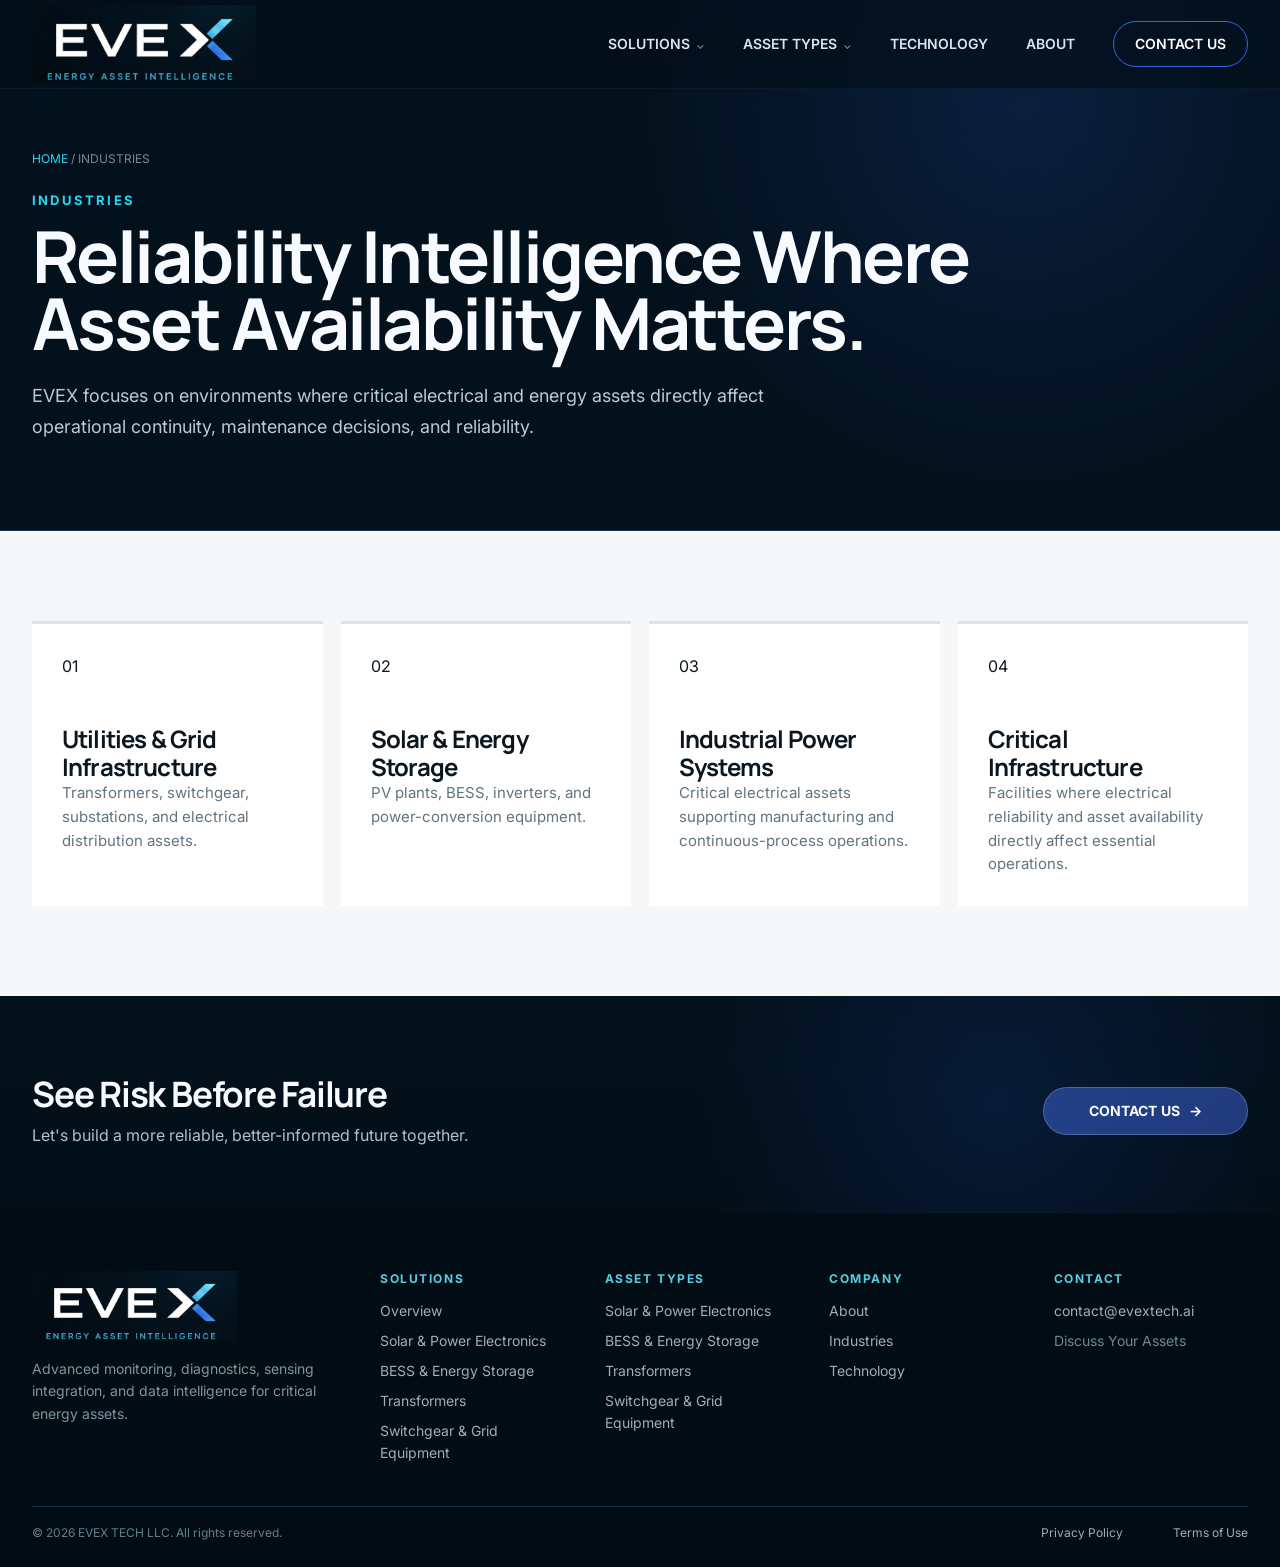
<file: industries.html>
<!doctype html>
<html lang="en">
<head>
<meta charset="utf-8"><meta name="viewport" content="width=device-width,initial-scale=1">
<title>Industries | EVEX</title><meta name="description" content="EVEX supports utilities, renewables, industrial power systems, and critical infrastructure.">
<meta name="theme-color" content="#04131f">
<link rel="icon" href="assets/favicon.ico"><link rel="apple-touch-icon" href="assets/apple-touch-icon.png">
<link rel="preconnect" href="https://fonts.googleapis.com"><link rel="preconnect" href="https://fonts.gstatic.com" crossorigin>
<link href="https://fonts.googleapis.com/css2?family=Inter:wght@400;500;600;700&family=Manrope:wght@500;600;700&display=swap" rel="stylesheet">
<link rel="stylesheet" href="styles.css">
</head>
<body>
<svg xmlns="http://www.w3.org/2000/svg" style="display:none">
<symbol id="i-wave" viewBox="0 0 64 64"><path d="M3 34h8l5-19 8 36 8-41 8 46 7-33 5 11h9" fill="none" stroke="currentColor" stroke-width="2.6" stroke-linecap="round" stroke-linejoin="round"/></symbol>
<symbol id="i-layers" viewBox="0 0 64 64"><path d="m32 7 24 13-24 13L8 20 32 7Zm-20 24 20 11 20-11M12 42l20 11 20-11" fill="none" stroke="currentColor" stroke-width="2.6" stroke-linecap="round" stroke-linejoin="round"/></symbol>
<symbol id="i-chart" viewBox="0 0 64 64"><path d="M8 8v48h48M15 45l12-14 9 8 15-22" fill="none" stroke="currentColor" stroke-width="2.6" stroke-linecap="round" stroke-linejoin="round"/><path d="m44 17h7v7" fill="none" stroke="currentColor" stroke-width="2.6"/></symbol>
<symbol id="i-bell" viewBox="0 0 64 64"><path d="M18 45h28l-4-7V27a10 10 0 0 0-20 0v11l-4 7Zm10 6h8" fill="none" stroke="currentColor" stroke-width="2.6" stroke-linecap="round" stroke-linejoin="round"/></symbol>
<symbol id="i-check" viewBox="0 0 64 64"><circle cx="32" cy="32" r="23" fill="none" stroke="currentColor" stroke-width="2.6"/><path d="m20 32 8 8 17-19" fill="none" stroke="currentColor" stroke-width="2.6" stroke-linecap="round" stroke-linejoin="round"/></symbol>
<symbol id="i-diamond" viewBox="0 0 64 64"><path d="m32 7 20 12v26L32 57 12 45V19L32 7Z" fill="none" stroke="currentColor" stroke-width="2.4"/><circle cx="32" cy="32" r="5" fill="currentColor"/></symbol>
<symbol id="i-transformer" viewBox="0 0 64 64"><path d="M15 22h34v31H15zM21 22V11h7v11M36 22V11h7v11M22 36h20M22 43h20" fill="none" stroke="currentColor" stroke-width="2.3" stroke-linejoin="round"/></symbol>
<symbol id="i-switch" viewBox="0 0 64 64"><path d="M14 13h36v40H14zM32 13v40M20 22h6M20 30h6M38 22h6M38 30h6" fill="none" stroke="currentColor" stroke-width="2.3"/></symbol>
<symbol id="i-battery" viewBox="0 0 64 64"><rect x="13" y="18" width="38" height="32" rx="3" fill="none" stroke="currentColor" stroke-width="2.3"/><path d="M27 13h10v5M22 34h20M32 26v16" fill="none" stroke="currentColor" stroke-width="2.3"/></symbol>
<symbol id="i-solar" viewBox="0 0 64 64"><path d="m13 17 37 3-5 24-37-3 5-24Zm13 29v8m-9 0h18M15 29l32 3M28 18l-5 24M40 19l-5 24" fill="none" stroke="currentColor" stroke-width="2.1"/></symbol>
</svg>

<header class="site-header">
 <nav class="nav container">
   <a class="logo" href="index.html"><img src="assets/evex-logo.webp" alt="EVEX — Energy Asset Intelligence"></a>
   <button class="menu-btn" aria-label="Menu"><span></span><span></span></button>
   <div class="nav-links"><a class="chev" href="solutions.html">SOLUTIONS</a><a class="chev" href="solutions.html#asset-types">ASSET TYPES</a><a class="" href="technology.html">TECHNOLOGY</a><a class="" href="about.html">ABOUT</a><a class="contact" href="contact.html">CONTACT US</a></div>
 </nav>
</header>

<main><section class="page-hero"><div class="container"><div class="breadcrumb"><a href="index.html">HOME</a> / INDUSTRIES</div><p class="eyebrow">INDUSTRIES</p><h1>Reliability Intelligence Where Asset Availability Matters.</h1><p class="lead">EVEX focuses on environments where critical electrical and energy assets directly affect operational continuity, maintenance decisions, and reliability.</p></div></section>
<section class="content-section light"><div class="container industry-grid"><div class="industry"><span>01</span><h3>Utilities & Grid Infrastructure</h3><p>Transformers, switchgear, substations, and electrical distribution assets.</p></div><div class="industry"><span>02</span><h3>Solar & Energy Storage</h3><p>PV plants, BESS, inverters, and power-conversion equipment.</p></div><div class="industry"><span>03</span><h3>Industrial Power Systems</h3><p>Critical electrical assets supporting manufacturing and continuous-process operations.</p></div><div class="industry"><span>04</span><h3>Critical Infrastructure</h3><p>Facilities where electrical reliability and asset availability directly affect essential operations.</p></div></div></section>

<section class="cta">
 <div class="container cta-inner">
  <div><h3>See Risk Before Failure</h3><p>Let's build a more reliable, better-informed future together.</p></div>
  <a class="btn" href="contact.html">CONTACT US&nbsp;&nbsp; →</a>
 </div>
</section></main>

<footer class="footer">
 <div class="container footer-grid">
  <div><img class="footer-logo" src="assets/evex-logo.webp" alt="EVEX"><p>Advanced monitoring, diagnostics, sensing integration, and data intelligence for critical energy assets.</p></div>
  <div><h4>Solutions</h4><a href="solutions.html">Overview</a><a href="solar.html">Solar & Power Electronics</a><a href="bess.html">BESS & Energy Storage</a><a href="transformers.html">Transformers</a><a href="switchgear.html">Switchgear & Grid Equipment</a></div>
  <div><h4>Asset Types</h4><a href="solar.html">Solar & Power Electronics</a><a href="bess.html">BESS & Energy Storage</a><a href="transformers.html">Transformers</a><a href="switchgear.html">Switchgear & Grid Equipment</a></div>
  <div><h4>Company</h4><a href="about.html">About</a><a href="industries.html">Industries</a><a href="technology.html">Technology</a></div>
  <div><h4>Contact</h4><a href="mailto:contact@evextech.ai">contact@evextech.ai</a><a href="contact.html">Discuss Your Assets</a></div>
 </div>
 <div class="container footer-bottom"><span>© 2026 EVEX TECH LLC. All rights reserved.</span><span><a href="privacy.html">Privacy Policy</a> &nbsp;&nbsp; <a href="terms.html">Terms of Use</a></span></div>
</footer>
<script src="script.js"></script>
</body></html>
</file>
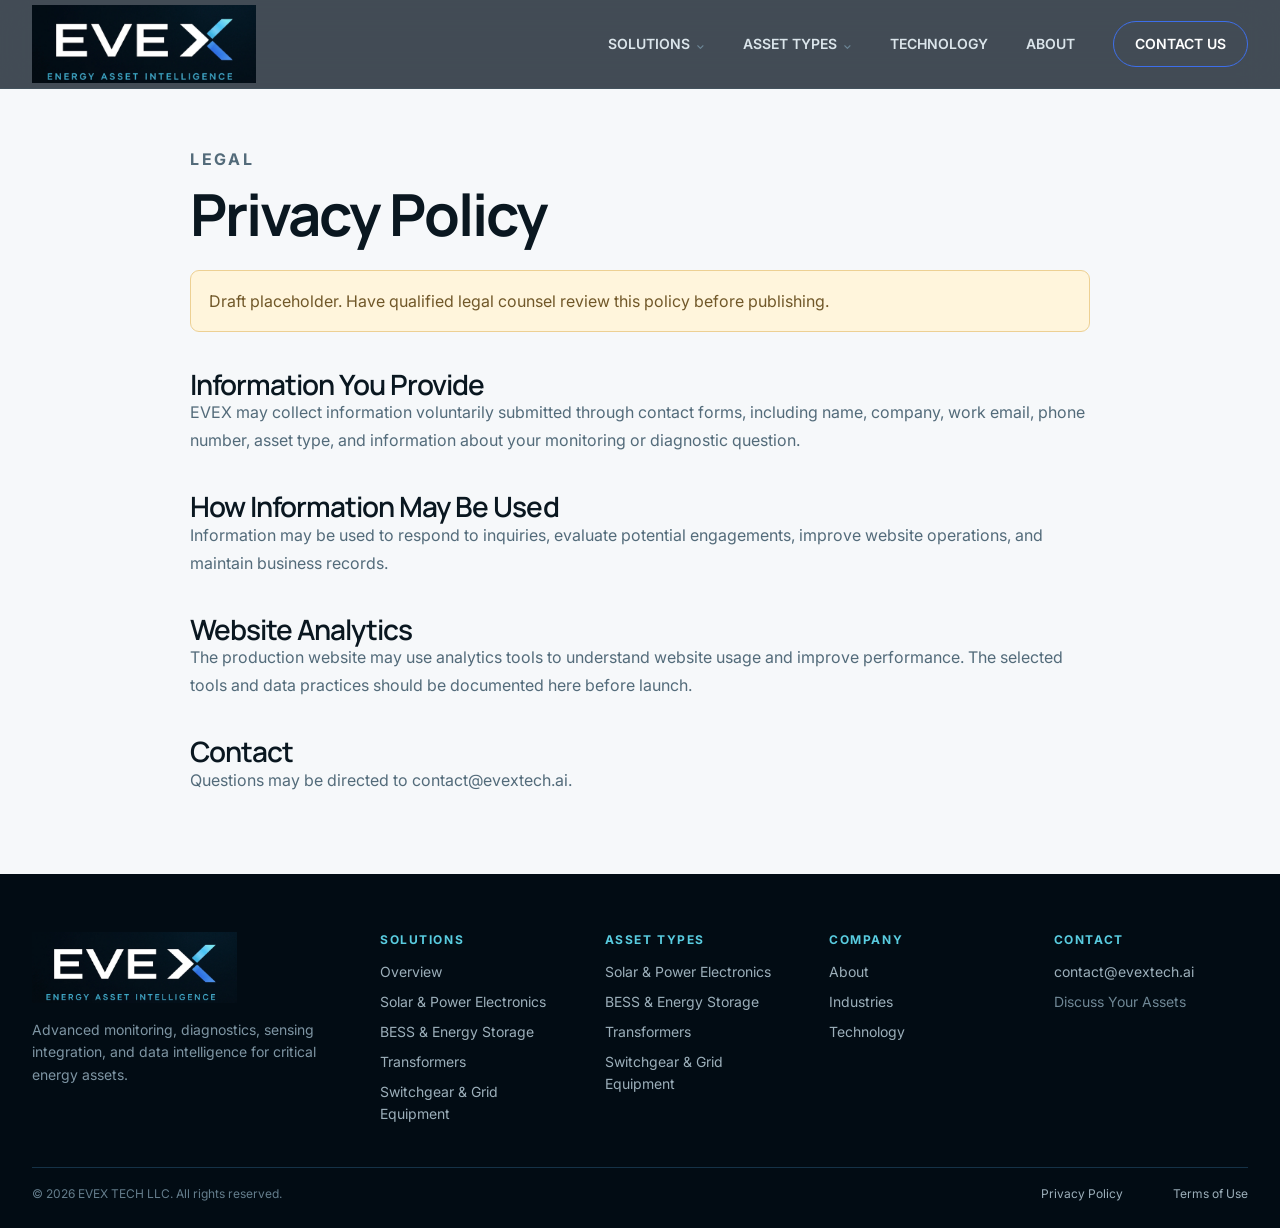
<file: privacy.html>
<!doctype html>
<html lang="en">
<head>
<meta charset="utf-8"><meta name="viewport" content="width=device-width,initial-scale=1">
<title>Privacy Policy | EVEX</title><meta name="description" content="EVEX website privacy policy.">
<meta name="theme-color" content="#04131f">
<link rel="icon" href="assets/favicon.ico"><link rel="apple-touch-icon" href="assets/apple-touch-icon.png">
<link rel="preconnect" href="https://fonts.googleapis.com"><link rel="preconnect" href="https://fonts.gstatic.com" crossorigin>
<link href="https://fonts.googleapis.com/css2?family=Inter:wght@400;500;600;700&family=Manrope:wght@500;600;700&display=swap" rel="stylesheet">
<link rel="stylesheet" href="styles.css">
</head>
<body>
<svg xmlns="http://www.w3.org/2000/svg" style="display:none">
<symbol id="i-wave" viewBox="0 0 64 64"><path d="M3 34h8l5-19 8 36 8-41 8 46 7-33 5 11h9" fill="none" stroke="currentColor" stroke-width="2.6" stroke-linecap="round" stroke-linejoin="round"/></symbol>
<symbol id="i-layers" viewBox="0 0 64 64"><path d="m32 7 24 13-24 13L8 20 32 7Zm-20 24 20 11 20-11M12 42l20 11 20-11" fill="none" stroke="currentColor" stroke-width="2.6" stroke-linecap="round" stroke-linejoin="round"/></symbol>
<symbol id="i-chart" viewBox="0 0 64 64"><path d="M8 8v48h48M15 45l12-14 9 8 15-22" fill="none" stroke="currentColor" stroke-width="2.6" stroke-linecap="round" stroke-linejoin="round"/><path d="m44 17h7v7" fill="none" stroke="currentColor" stroke-width="2.6"/></symbol>
<symbol id="i-bell" viewBox="0 0 64 64"><path d="M18 45h28l-4-7V27a10 10 0 0 0-20 0v11l-4 7Zm10 6h8" fill="none" stroke="currentColor" stroke-width="2.6" stroke-linecap="round" stroke-linejoin="round"/></symbol>
<symbol id="i-check" viewBox="0 0 64 64"><circle cx="32" cy="32" r="23" fill="none" stroke="currentColor" stroke-width="2.6"/><path d="m20 32 8 8 17-19" fill="none" stroke="currentColor" stroke-width="2.6" stroke-linecap="round" stroke-linejoin="round"/></symbol>
<symbol id="i-diamond" viewBox="0 0 64 64"><path d="m32 7 20 12v26L32 57 12 45V19L32 7Z" fill="none" stroke="currentColor" stroke-width="2.4"/><circle cx="32" cy="32" r="5" fill="currentColor"/></symbol>
<symbol id="i-transformer" viewBox="0 0 64 64"><path d="M15 22h34v31H15zM21 22V11h7v11M36 22V11h7v11M22 36h20M22 43h20" fill="none" stroke="currentColor" stroke-width="2.3" stroke-linejoin="round"/></symbol>
<symbol id="i-switch" viewBox="0 0 64 64"><path d="M14 13h36v40H14zM32 13v40M20 22h6M20 30h6M38 22h6M38 30h6" fill="none" stroke="currentColor" stroke-width="2.3"/></symbol>
<symbol id="i-battery" viewBox="0 0 64 64"><rect x="13" y="18" width="38" height="32" rx="3" fill="none" stroke="currentColor" stroke-width="2.3"/><path d="M27 13h10v5M22 34h20M32 26v16" fill="none" stroke="currentColor" stroke-width="2.3"/></symbol>
<symbol id="i-solar" viewBox="0 0 64 64"><path d="m13 17 37 3-5 24-37-3 5-24Zm13 29v8m-9 0h18M15 29l32 3M28 18l-5 24M40 19l-5 24" fill="none" stroke="currentColor" stroke-width="2.1"/></symbol>
</svg>

<header class="site-header">
 <nav class="nav container">
   <a class="logo" href="index.html"><img src="assets/evex-logo.webp" alt="EVEX — Energy Asset Intelligence"></a>
   <button class="menu-btn" aria-label="Menu"><span></span><span></span></button>
   <div class="nav-links"><a class="chev" href="solutions.html">SOLUTIONS</a><a class="chev" href="solutions.html#asset-types">ASSET TYPES</a><a class="" href="technology.html">TECHNOLOGY</a><a class="" href="about.html">ABOUT</a><a class="contact" href="contact.html">CONTACT US</a></div>
 </nav>
</header>
<main class="legal"><div class="container"><p class="eyebrow">LEGAL</p><h1>Privacy Policy</h1><p class="notice">Draft placeholder. Have qualified legal counsel review this policy before publishing.</p><h2>Information You Provide</h2><p>EVEX may collect information voluntarily submitted through contact forms, including name, company, work email, phone number, asset type, and information about your monitoring or diagnostic question.</p><h2>How Information May Be Used</h2><p>Information may be used to respond to inquiries, evaluate potential engagements, improve website operations, and maintain business records.</p><h2>Website Analytics</h2><p>The production website may use analytics tools to understand website usage and improve performance. The selected tools and data practices should be documented here before launch.</p><h2>Contact</h2><p>Questions may be directed to contact@evextech.ai.</p></div></main>

<footer class="footer">
 <div class="container footer-grid">
  <div><img class="footer-logo" src="assets/evex-logo.webp" alt="EVEX"><p>Advanced monitoring, diagnostics, sensing integration, and data intelligence for critical energy assets.</p></div>
  <div><h4>Solutions</h4><a href="solutions.html">Overview</a><a href="solar.html">Solar & Power Electronics</a><a href="bess.html">BESS & Energy Storage</a><a href="transformers.html">Transformers</a><a href="switchgear.html">Switchgear & Grid Equipment</a></div>
  <div><h4>Asset Types</h4><a href="solar.html">Solar & Power Electronics</a><a href="bess.html">BESS & Energy Storage</a><a href="transformers.html">Transformers</a><a href="switchgear.html">Switchgear & Grid Equipment</a></div>
  <div><h4>Company</h4><a href="about.html">About</a><a href="industries.html">Industries</a><a href="technology.html">Technology</a></div>
  <div><h4>Contact</h4><a href="mailto:contact@evextech.ai">contact@evextech.ai</a><a href="contact.html">Discuss Your Assets</a></div>
 </div>
 <div class="container footer-bottom"><span>© 2026 EVEX TECH LLC. All rights reserved.</span><span><a href="privacy.html">Privacy Policy</a> &nbsp;&nbsp; <a href="terms.html">Terms of Use</a></span></div>
</footer>
<script src="script.js"></script>
</body></html>
</file>
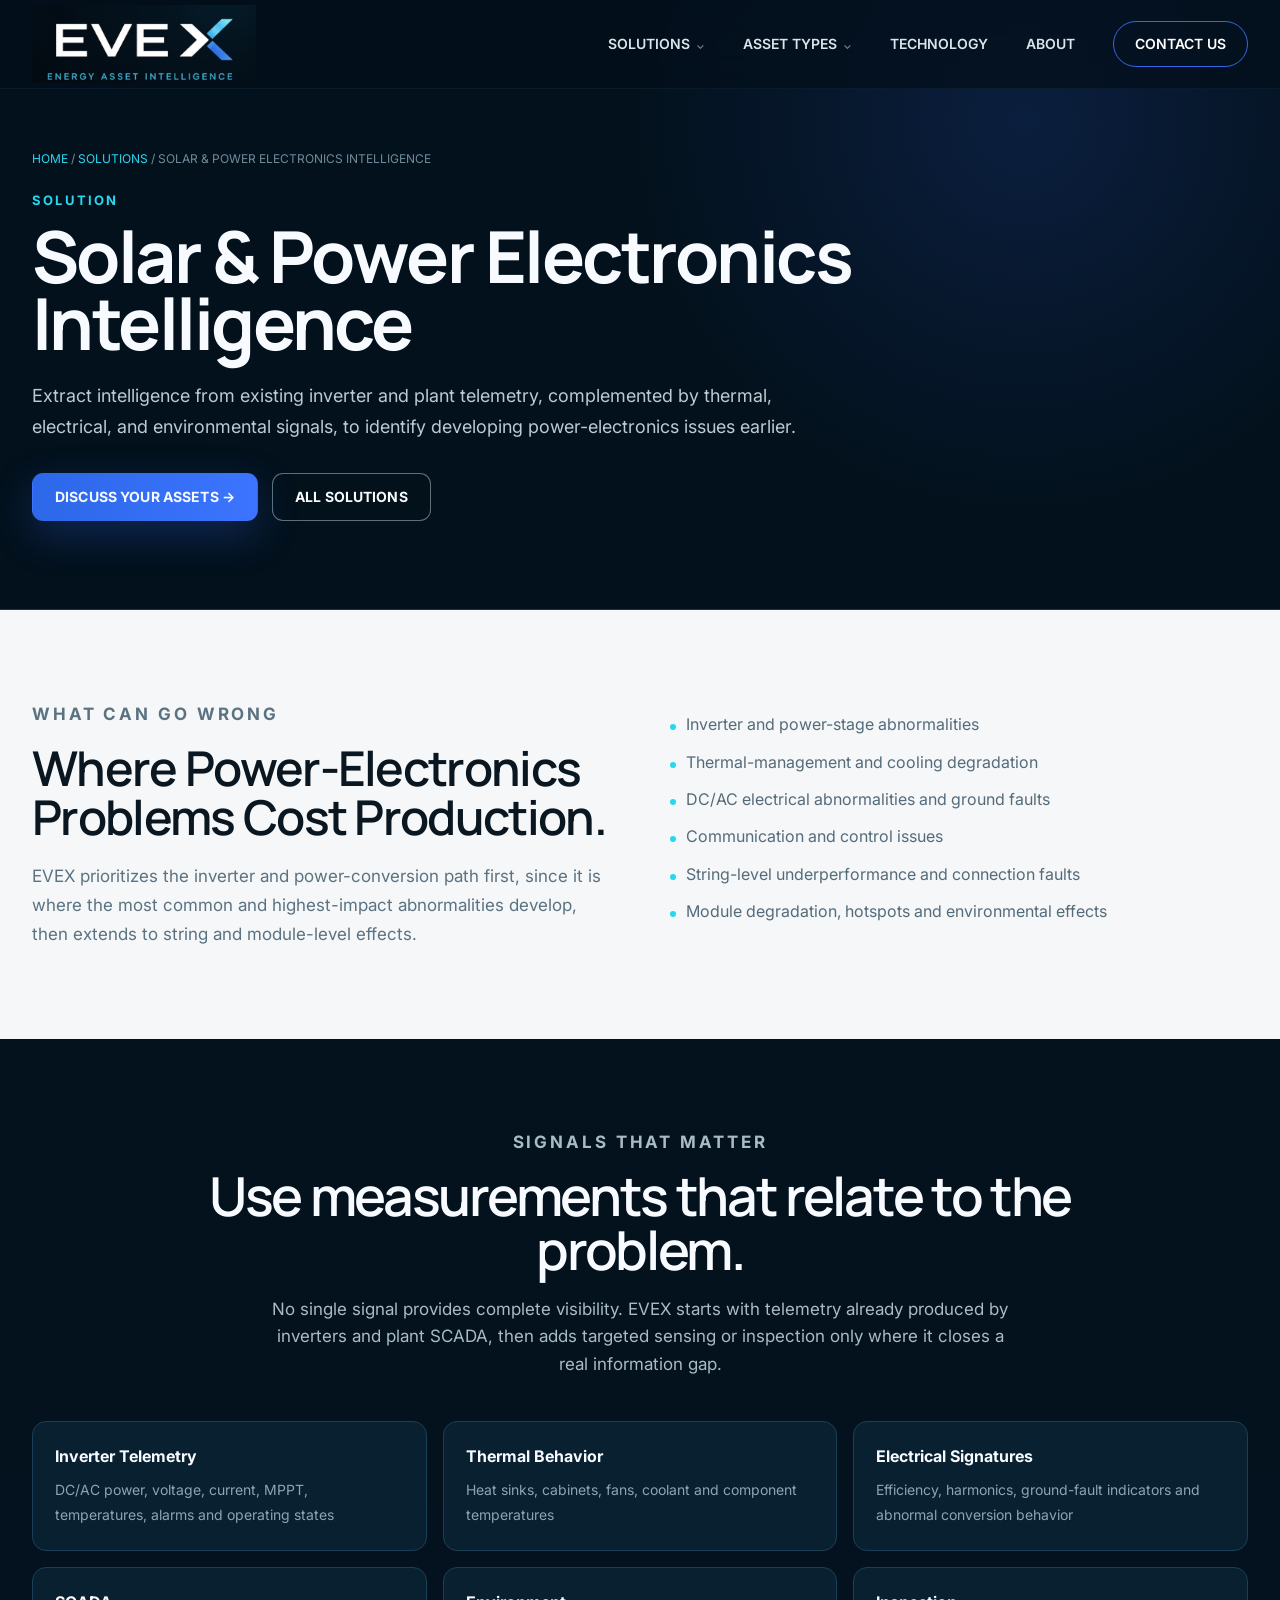
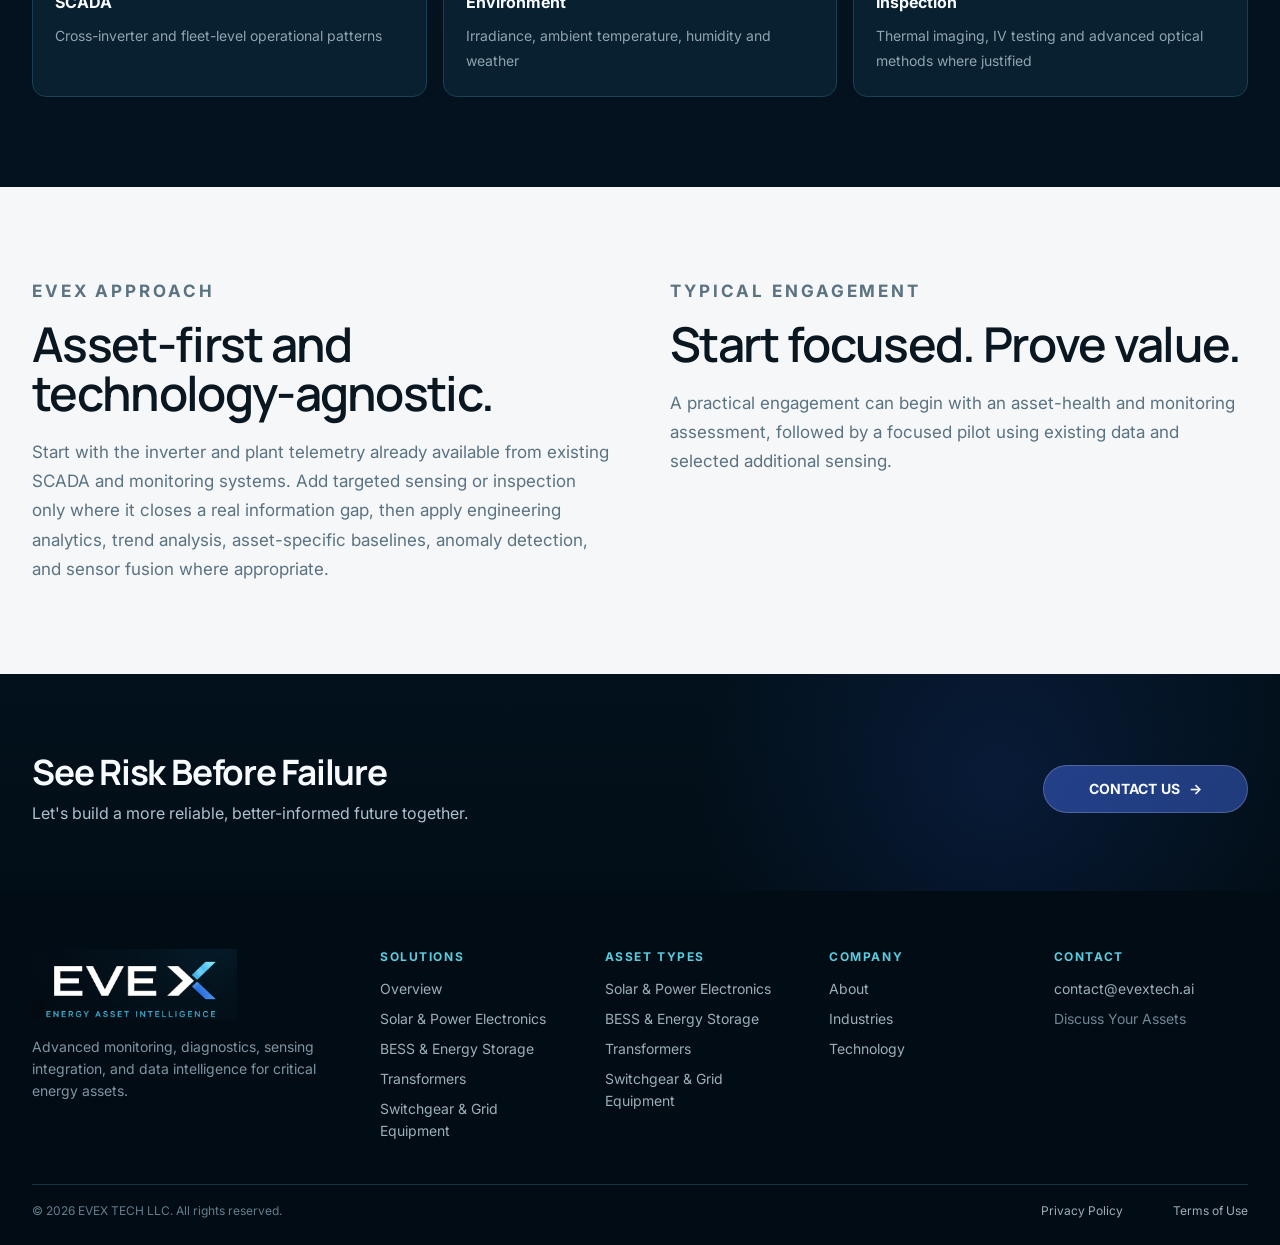
<file: solar.html>
<!doctype html>
<html lang="en">
<head>
<meta charset="utf-8"><meta name="viewport" content="width=device-width,initial-scale=1">
<title>Solar & Power Electronics Intelligence | EVEX</title><meta name="description" content="Extract intelligence from existing inverter and plant telemetry, thermal behavior, and electrical signatures to identify developing power-electronics issues earlier.">
<meta name="theme-color" content="#04131f">
<link rel="icon" href="assets/favicon.ico"><link rel="apple-touch-icon" href="assets/apple-touch-icon.png">
<link rel="preconnect" href="https://fonts.googleapis.com"><link rel="preconnect" href="https://fonts.gstatic.com" crossorigin>
<link href="https://fonts.googleapis.com/css2?family=Inter:wght@400;500;600;700&family=Manrope:wght@500;600;700&display=swap" rel="stylesheet">
<link rel="stylesheet" href="styles.css">
</head>
<body>
<svg xmlns="http://www.w3.org/2000/svg" style="display:none">
<symbol id="i-wave" viewBox="0 0 64 64"><path d="M3 34h8l5-19 8 36 8-41 8 46 7-33 5 11h9" fill="none" stroke="currentColor" stroke-width="2.6" stroke-linecap="round" stroke-linejoin="round"/></symbol>
<symbol id="i-layers" viewBox="0 0 64 64"><path d="m32 7 24 13-24 13L8 20 32 7Zm-20 24 20 11 20-11M12 42l20 11 20-11" fill="none" stroke="currentColor" stroke-width="2.6" stroke-linecap="round" stroke-linejoin="round"/></symbol>
<symbol id="i-chart" viewBox="0 0 64 64"><path d="M8 8v48h48M15 45l12-14 9 8 15-22" fill="none" stroke="currentColor" stroke-width="2.6" stroke-linecap="round" stroke-linejoin="round"/><path d="m44 17h7v7" fill="none" stroke="currentColor" stroke-width="2.6"/></symbol>
<symbol id="i-bell" viewBox="0 0 64 64"><path d="M18 45h28l-4-7V27a10 10 0 0 0-20 0v11l-4 7Zm10 6h8" fill="none" stroke="currentColor" stroke-width="2.6" stroke-linecap="round" stroke-linejoin="round"/></symbol>
<symbol id="i-check" viewBox="0 0 64 64"><circle cx="32" cy="32" r="23" fill="none" stroke="currentColor" stroke-width="2.6"/><path d="m20 32 8 8 17-19" fill="none" stroke="currentColor" stroke-width="2.6" stroke-linecap="round" stroke-linejoin="round"/></symbol>
<symbol id="i-diamond" viewBox="0 0 64 64"><path d="m32 7 20 12v26L32 57 12 45V19L32 7Z" fill="none" stroke="currentColor" stroke-width="2.4"/><circle cx="32" cy="32" r="5" fill="currentColor"/></symbol>
<symbol id="i-transformer" viewBox="0 0 64 64"><path d="M15 22h34v31H15zM21 22V11h7v11M36 22V11h7v11M22 36h20M22 43h20" fill="none" stroke="currentColor" stroke-width="2.3" stroke-linejoin="round"/></symbol>
<symbol id="i-switch" viewBox="0 0 64 64"><path d="M14 13h36v40H14zM32 13v40M20 22h6M20 30h6M38 22h6M38 30h6" fill="none" stroke="currentColor" stroke-width="2.3"/></symbol>
<symbol id="i-battery" viewBox="0 0 64 64"><rect x="13" y="18" width="38" height="32" rx="3" fill="none" stroke="currentColor" stroke-width="2.3"/><path d="M27 13h10v5M22 34h20M32 26v16" fill="none" stroke="currentColor" stroke-width="2.3"/></symbol>
<symbol id="i-solar" viewBox="0 0 64 64"><path d="m13 17 37 3-5 24-37-3 5-24Zm13 29v8m-9 0h18M15 29l32 3M28 18l-5 24M40 19l-5 24" fill="none" stroke="currentColor" stroke-width="2.1"/></symbol>
</svg>

<header class="site-header">
 <nav class="nav container">
   <a class="logo" href="index.html"><img src="assets/evex-logo.webp" alt="EVEX — Energy Asset Intelligence"></a>
   <button class="menu-btn" aria-label="Menu"><span></span><span></span></button>
   <div class="nav-links"><a class="chev" href="solutions.html">SOLUTIONS</a><a class="chev" href="solutions.html#asset-types">ASSET TYPES</a><a class="" href="technology.html">TECHNOLOGY</a><a class="" href="about.html">ABOUT</a><a class="contact" href="contact.html">CONTACT US</a></div>
 </nav>
</header>

<main>
<section class="page-hero"><div class="container"><div class="breadcrumb"><a href="index.html">HOME</a> / <a href="solutions.html">SOLUTIONS</a> / SOLAR & POWER ELECTRONICS INTELLIGENCE</div><p class="eyebrow">SOLUTION</p><h1>Solar & Power Electronics Intelligence</h1><p class="lead">Extract intelligence from existing inverter and plant telemetry, complemented by thermal, electrical, and environmental signals, to identify developing power-electronics issues earlier.</p><div class="hero-actions"><a class="btn btn-primary" href="contact.html">DISCUSS YOUR ASSETS →</a><a class="btn btn-outline" href="solutions.html">ALL SOLUTIONS</a></div></div></section>
<section class="content-section light"><div class="container split"><div class="copy"><p class="eyebrow">WHAT CAN GO WRONG</p><h2>Where Power-Electronics Problems Cost Production.</h2><p>EVEX prioritizes the inverter and power-conversion path first, since it is where the most common and highest-impact abnormalities develop, then extends to string and module-level effects.</p></div><ul class="bullets"><li>Inverter and power-stage abnormalities</li><li>Thermal-management and cooling degradation</li><li>DC/AC electrical abnormalities and ground faults</li><li>Communication and control issues</li><li>String-level underperformance and connection faults</li><li>Module degradation, hotspots and environmental effects</li></ul></div></section>
<section class="content-section"><div class="container"><div class="section-heading"><p class="eyebrow">SIGNALS THAT MATTER</p><h2>Use measurements that relate to the problem.</h2><p>No single signal provides complete visibility. EVEX starts with telemetry already produced by inverters and plant SCADA, then adds targeted sensing or inspection only where it closes a real information gap.</p></div><div class="signal-grid signal-grid-3"><div class="signal"><strong>Inverter Telemetry</strong><span>DC/AC power, voltage, current, MPPT, temperatures, alarms and operating states</span></div><div class="signal"><strong>Thermal Behavior</strong><span>Heat sinks, cabinets, fans, coolant and component temperatures</span></div><div class="signal"><strong>Electrical Signatures</strong><span>Efficiency, harmonics, ground-fault indicators and abnormal conversion behavior</span></div><div class="signal"><strong>SCADA</strong><span>Cross-inverter and fleet-level operational patterns</span></div><div class="signal"><strong>Environment</strong><span>Irradiance, ambient temperature, humidity and weather</span></div><div class="signal"><strong>Inspection</strong><span>Thermal imaging, IV testing and advanced optical methods where justified</span></div></div></div></section>
<section class="content-section light"><div class="container split"><div class="copy"><p class="eyebrow">EVEX APPROACH</p><h2>Asset-first and technology-agnostic.</h2><p>Start with the inverter and plant telemetry already available from existing SCADA and monitoring systems. Add targeted sensing or inspection only where it closes a real information gap, then apply engineering analytics, trend analysis, asset-specific baselines, anomaly detection, and sensor fusion where appropriate.</p></div><div class="copy"><p class="eyebrow">TYPICAL ENGAGEMENT</p><h2>Start focused. Prove value.</h2><p>A practical engagement can begin with an asset-health and monitoring assessment, followed by a focused pilot using existing data and selected additional sensing.</p></div></div></section>

<section class="cta">
 <div class="container cta-inner">
  <div><h3>See Risk Before Failure</h3><p>Let's build a more reliable, better-informed future together.</p></div>
  <a class="btn" href="contact.html">CONTACT US&nbsp;&nbsp; →</a>
 </div>
</section></main>

<footer class="footer">
 <div class="container footer-grid">
  <div><img class="footer-logo" src="assets/evex-logo.webp" alt="EVEX"><p>Advanced monitoring, diagnostics, sensing integration, and data intelligence for critical energy assets.</p></div>
  <div><h4>Solutions</h4><a href="solutions.html">Overview</a><a href="solar.html">Solar & Power Electronics</a><a href="bess.html">BESS & Energy Storage</a><a href="transformers.html">Transformers</a><a href="switchgear.html">Switchgear & Grid Equipment</a></div>
  <div><h4>Asset Types</h4><a href="solar.html">Solar & Power Electronics</a><a href="bess.html">BESS & Energy Storage</a><a href="transformers.html">Transformers</a><a href="switchgear.html">Switchgear & Grid Equipment</a></div>
  <div><h4>Company</h4><a href="about.html">About</a><a href="industries.html">Industries</a><a href="technology.html">Technology</a></div>
  <div><h4>Contact</h4><a href="mailto:contact@evextech.ai">contact@evextech.ai</a><a href="contact.html">Discuss Your Assets</a></div>
 </div>
 <div class="container footer-bottom"><span>© 2026 EVEX TECH LLC. All rights reserved.</span><span><a href="privacy.html">Privacy Policy</a> &nbsp;&nbsp; <a href="terms.html">Terms of Use</a></span></div>
</footer>
<script src="script.js"></script>
</body></html>
</file>
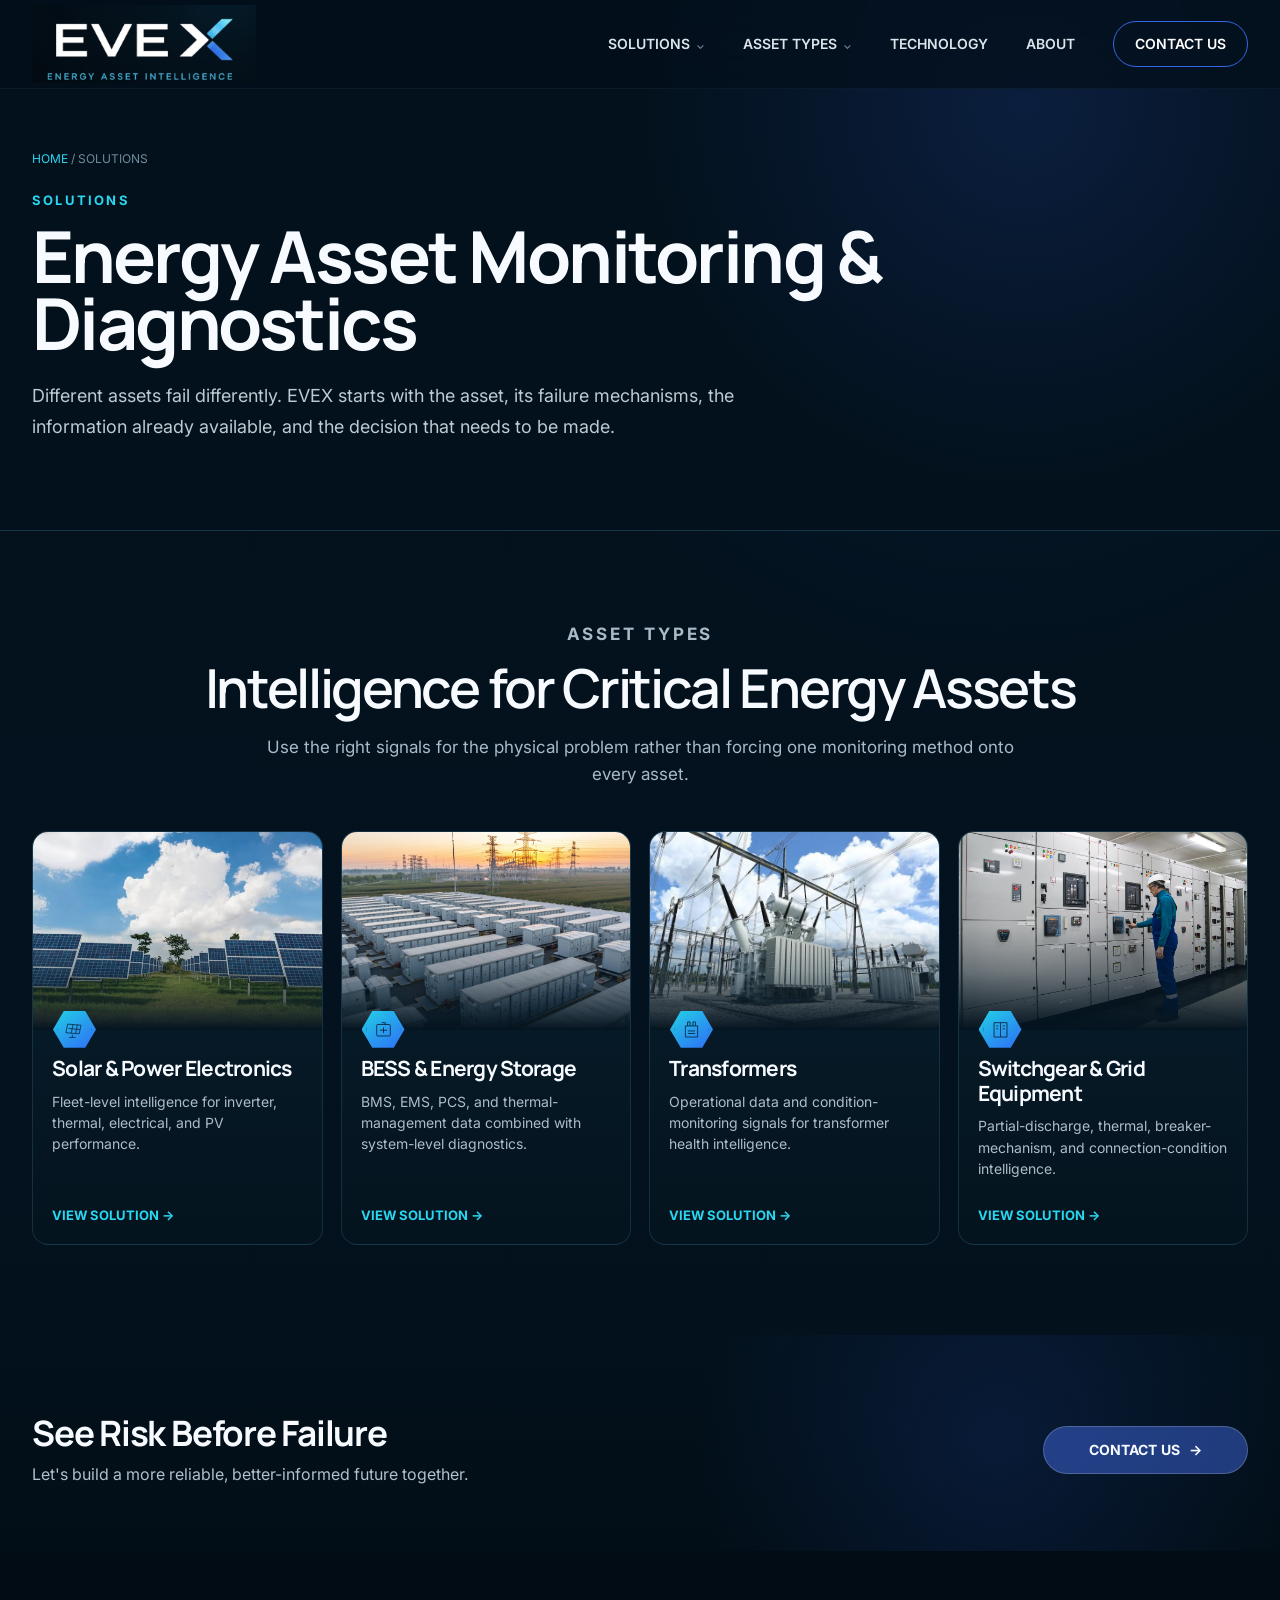
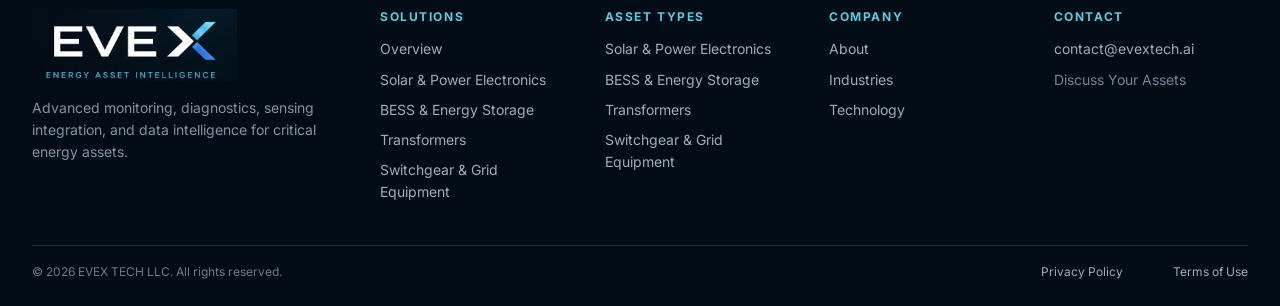
<file: solutions.html>
<!DOCTYPE html>

<html lang="en">
<head>
<meta charset="utf-8"/><meta content="width=device-width,initial-scale=1" name="viewport"/>
<title>Solutions | EVEX</title><meta content="Energy asset monitoring and diagnostics solutions from EVEX." name="description"/>
<meta content="#04131f" name="theme-color"/>
<link href="assets/favicon.ico" rel="icon"/><link href="assets/apple-touch-icon.png" rel="apple-touch-icon"/>
<link href="https://fonts.googleapis.com" rel="preconnect"/><link crossorigin="" href="https://fonts.gstatic.com" rel="preconnect"/>
<link href="https://fonts.googleapis.com/css2?family=Inter:wght@400;500;600;700&amp;family=Manrope:wght@500;600;700&amp;display=swap" rel="stylesheet"/>
<link href="styles.css" rel="stylesheet"/>
</head>
<body>
<svg style="display:none" xmlns="http://www.w3.org/2000/svg">
<symbol id="i-wave" viewbox="0 0 64 64"><path d="M3 34h8l5-19 8 36 8-41 8 46 7-33 5 11h9" fill="none" stroke="currentColor" stroke-linecap="round" stroke-linejoin="round" stroke-width="2.6"></path></symbol>
<symbol id="i-layers" viewbox="0 0 64 64"><path d="m32 7 24 13-24 13L8 20 32 7Zm-20 24 20 11 20-11M12 42l20 11 20-11" fill="none" stroke="currentColor" stroke-linecap="round" stroke-linejoin="round" stroke-width="2.6"></path></symbol>
<symbol id="i-chart" viewbox="0 0 64 64"><path d="M8 8v48h48M15 45l12-14 9 8 15-22" fill="none" stroke="currentColor" stroke-linecap="round" stroke-linejoin="round" stroke-width="2.6"></path><path d="m44 17h7v7" fill="none" stroke="currentColor" stroke-width="2.6"></path></symbol>
<symbol id="i-bell" viewbox="0 0 64 64"><path d="M18 45h28l-4-7V27a10 10 0 0 0-20 0v11l-4 7Zm10 6h8" fill="none" stroke="currentColor" stroke-linecap="round" stroke-linejoin="round" stroke-width="2.6"></path></symbol>
<symbol id="i-check" viewbox="0 0 64 64"><circle cx="32" cy="32" fill="none" r="23" stroke="currentColor" stroke-width="2.6"></circle><path d="m20 32 8 8 17-19" fill="none" stroke="currentColor" stroke-linecap="round" stroke-linejoin="round" stroke-width="2.6"></path></symbol>
<symbol id="i-diamond" viewbox="0 0 64 64"><path d="m32 7 20 12v26L32 57 12 45V19L32 7Z" fill="none" stroke="currentColor" stroke-width="2.4"></path><circle cx="32" cy="32" fill="currentColor" r="5"></circle></symbol>
<symbol id="i-transformer" viewbox="0 0 64 64"><path d="M15 22h34v31H15zM21 22V11h7v11M36 22V11h7v11M22 36h20M22 43h20" fill="none" stroke="currentColor" stroke-linejoin="round" stroke-width="2.3"></path></symbol>
<symbol id="i-switch" viewbox="0 0 64 64"><path d="M14 13h36v40H14zM32 13v40M20 22h6M20 30h6M38 22h6M38 30h6" fill="none" stroke="currentColor" stroke-width="2.3"></path></symbol>
<symbol id="i-battery" viewbox="0 0 64 64"><rect fill="none" height="32" rx="3" stroke="currentColor" stroke-width="2.3" width="38" x="13" y="18"></rect><path d="M27 13h10v5M22 34h20M32 26v16" fill="none" stroke="currentColor" stroke-width="2.3"></path></symbol>
<symbol id="i-solar" viewbox="0 0 64 64"><path d="m13 17 37 3-5 24-37-3 5-24Zm13 29v8m-9 0h18M15 29l32 3M28 18l-5 24M40 19l-5 24" fill="none" stroke="currentColor" stroke-width="2.1"></path></symbol>
</svg>
<header class="site-header">
<nav class="nav container">
<a class="logo" href="index.html"><img alt="EVEX — Energy Asset Intelligence" src="assets/evex-logo.webp"/></a>
<button aria-label="Menu" class="menu-btn"><span></span><span></span></button>
<div class="nav-links"><a class="chev" href="solutions.html">SOLUTIONS</a><a class="chev" href="solutions.html#asset-types">ASSET TYPES</a><a class="" href="technology.html">TECHNOLOGY</a><a class="" href="about.html">ABOUT</a><a class="contact" href="contact.html">CONTACT US</a></div>
</nav>
</header>
<main>
<section class="page-hero"><div class="container"><div class="breadcrumb"><a href="index.html">HOME</a> / SOLUTIONS</div><p class="eyebrow">SOLUTIONS</p><h1>Energy Asset Monitoring &amp; Diagnostics</h1><p class="lead">Different assets fail differently. EVEX starts with the asset, its failure mechanisms, the information already available, and the decision that needs to be made.</p></div></section>
<section class="content-section"><div class="container"><div class="section-heading"><p class="eyebrow">ASSET TYPES</p><h2>Intelligence for Critical Energy Assets</h2><p>Use the right signals for the physical problem rather than forcing one monitoring method onto every asset.</p></div><div class="asset-grid">
<article class="asset-card"><div class="asset-img" style="background-image:url('assets/solar-v22.jpg')"></div><div class="hex"><svg><use href="#i-solar"></use></svg></div><div class="asset-copy"><h3>Solar &amp; Power Electronics</h3><p>Fleet-level intelligence for inverter, thermal, electrical, and PV performance.</p><a class="text-link" href="solar.html">VIEW SOLUTION →</a></div></article>
<article class="asset-card"><div class="asset-img" style="background-image:url('assets/bess-v22.jpg')"></div><div class="hex"><svg><use href="#i-battery"></use></svg></div><div class="asset-copy"><h3>BESS &amp; Energy Storage</h3><p>BMS, EMS, PCS, and thermal-management data combined with system-level diagnostics.</p><a class="text-link" href="bess.html">VIEW SOLUTION →</a></div></article>
<article class="asset-card"><div class="asset-img" style="background-image:url('assets/transformer-v22.jpg')"></div><div class="hex"><svg><use href="#i-transformer"></use></svg></div><div class="asset-copy"><h3>Transformers</h3><p>Operational data and condition-monitoring signals for transformer health intelligence.</p><a class="text-link" href="transformers.html">VIEW SOLUTION →</a></div></article>
<article class="asset-card"><div class="asset-img" style="background-image:url('assets/switchgear-v22.jpg')"></div><div class="hex"><svg><use href="#i-switch"></use></svg></div><div class="asset-copy"><h3>Switchgear &amp; Grid Equipment</h3><p>Partial-discharge, thermal, breaker-mechanism, and connection-condition intelligence.</p><a class="text-link" href="switchgear.html">VIEW SOLUTION →</a></div></article>
</div></div></section>
<section class="cta">
<div class="container cta-inner">
<div><h3>See Risk Before Failure</h3><p>Let's build a more reliable, better-informed future together.</p></div>
<a class="btn" href="contact.html">CONTACT US   →</a>
</div>
</section></main>
<footer class="footer">
<div class="container footer-grid">
<div><img alt="EVEX" class="footer-logo" src="assets/evex-logo.webp"/><p>Advanced monitoring, diagnostics, sensing integration, and data intelligence for critical energy assets.</p></div>
<div><h4>Solutions</h4><a href="solutions.html">Overview</a><a href="solar.html">Solar &amp; Power Electronics</a><a href="bess.html">BESS &amp; Energy Storage</a><a href="transformers.html">Transformers</a><a href="switchgear.html">Switchgear &amp; Grid Equipment</a></div>
<div><h4>Asset Types</h4><a href="solar.html">Solar &amp; Power Electronics</a><a href="bess.html">BESS &amp; Energy Storage</a><a href="transformers.html">Transformers</a><a href="switchgear.html">Switchgear &amp; Grid Equipment</a></div>
<div><h4>Company</h4><a href="about.html">About</a><a href="industries.html">Industries</a><a href="technology.html">Technology</a></div>
<div><h4>Contact</h4><a href="mailto:contact@evextech.ai">contact@evextech.ai</a><a href="contact.html">Discuss Your Assets</a></div>
</div>
<div class="container footer-bottom"><span>© 2026 EVEX TECH LLC. All rights reserved.</span><span><a href="privacy.html">Privacy Policy</a>    <a href="terms.html">Terms of Use</a></span></div>
</footer>
<script src="script.js"></script>
</body></html>
</file>
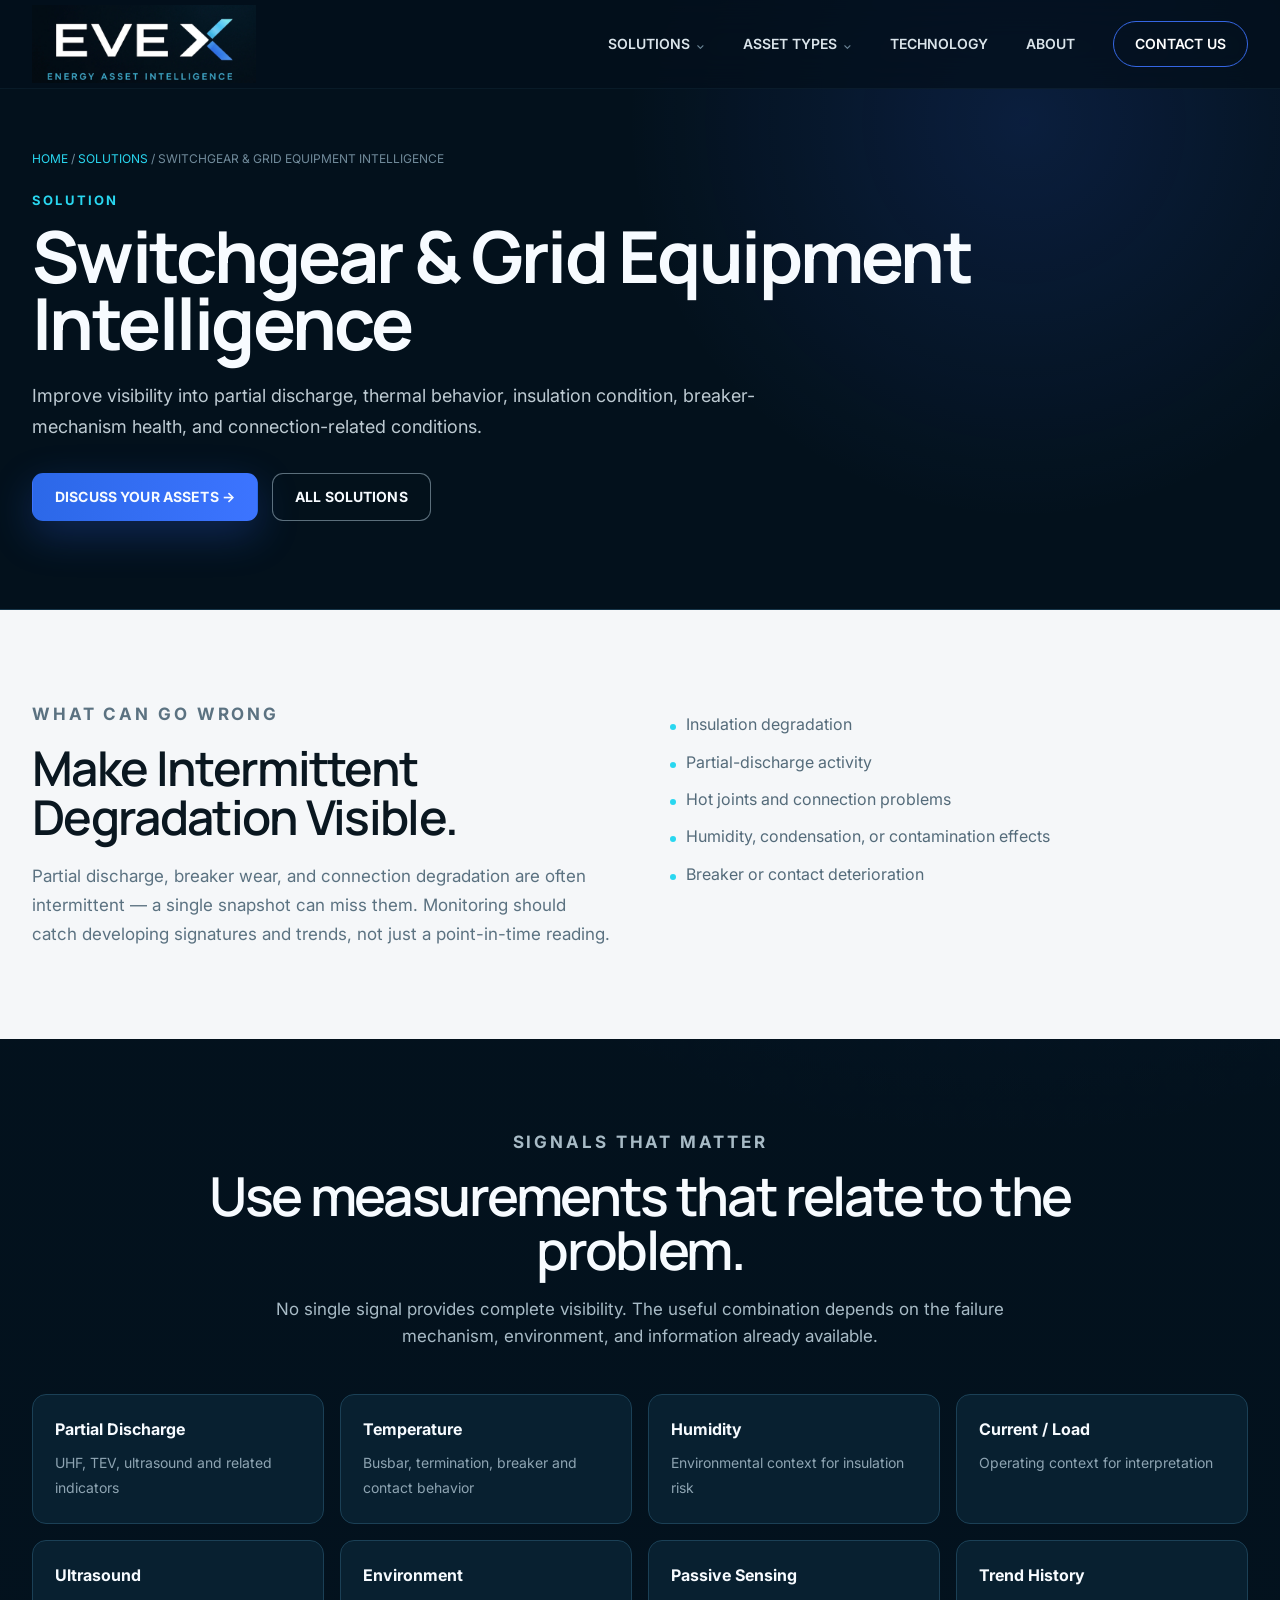
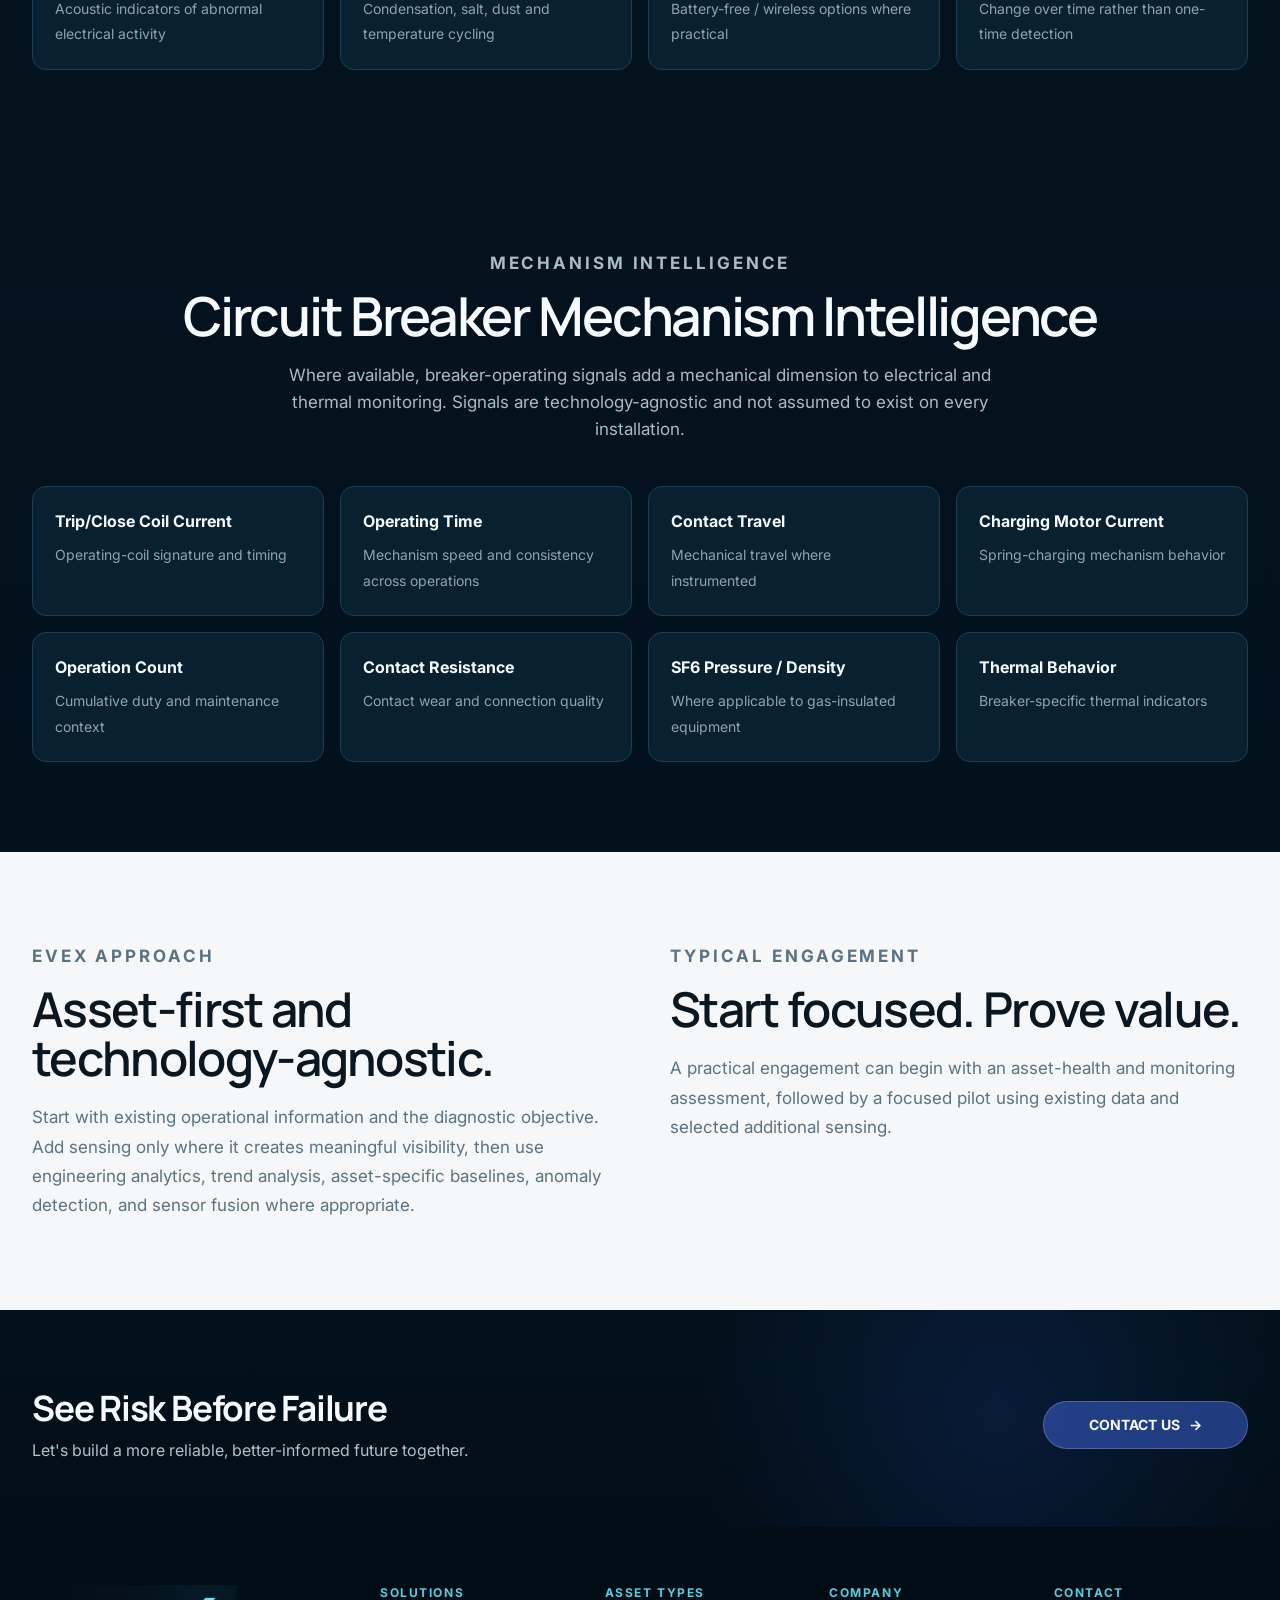
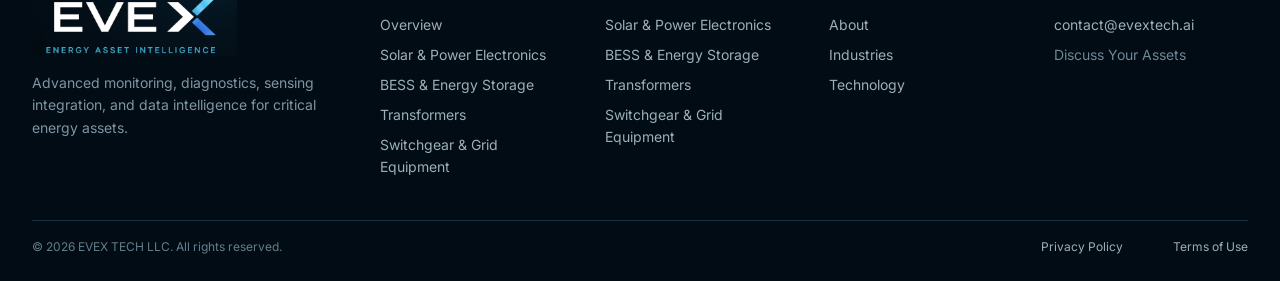
<file: switchgear.html>
<!doctype html>
<html lang="en">
<head>
<meta charset="utf-8"><meta name="viewport" content="width=device-width,initial-scale=1">
<title>Switchgear & Grid Equipment Intelligence | EVEX</title><meta name="description" content="Improve visibility into partial discharge, thermal behavior, insulation condition, breaker-mechanism health, and environmental exposure across medium-voltage switchgear.">
<meta name="theme-color" content="#04131f">
<link rel="icon" href="assets/favicon.ico"><link rel="apple-touch-icon" href="assets/apple-touch-icon.png">
<link rel="preconnect" href="https://fonts.googleapis.com"><link rel="preconnect" href="https://fonts.gstatic.com" crossorigin>
<link href="https://fonts.googleapis.com/css2?family=Inter:wght@400;500;600;700&family=Manrope:wght@500;600;700&display=swap" rel="stylesheet">
<link rel="stylesheet" href="styles.css">
</head>
<body>
<svg xmlns="http://www.w3.org/2000/svg" style="display:none">
<symbol id="i-wave" viewBox="0 0 64 64"><path d="M3 34h8l5-19 8 36 8-41 8 46 7-33 5 11h9" fill="none" stroke="currentColor" stroke-width="2.6" stroke-linecap="round" stroke-linejoin="round"/></symbol>
<symbol id="i-layers" viewBox="0 0 64 64"><path d="m32 7 24 13-24 13L8 20 32 7Zm-20 24 20 11 20-11M12 42l20 11 20-11" fill="none" stroke="currentColor" stroke-width="2.6" stroke-linecap="round" stroke-linejoin="round"/></symbol>
<symbol id="i-chart" viewBox="0 0 64 64"><path d="M8 8v48h48M15 45l12-14 9 8 15-22" fill="none" stroke="currentColor" stroke-width="2.6" stroke-linecap="round" stroke-linejoin="round"/><path d="m44 17h7v7" fill="none" stroke="currentColor" stroke-width="2.6"/></symbol>
<symbol id="i-bell" viewBox="0 0 64 64"><path d="M18 45h28l-4-7V27a10 10 0 0 0-20 0v11l-4 7Zm10 6h8" fill="none" stroke="currentColor" stroke-width="2.6" stroke-linecap="round" stroke-linejoin="round"/></symbol>
<symbol id="i-check" viewBox="0 0 64 64"><circle cx="32" cy="32" r="23" fill="none" stroke="currentColor" stroke-width="2.6"/><path d="m20 32 8 8 17-19" fill="none" stroke="currentColor" stroke-width="2.6" stroke-linecap="round" stroke-linejoin="round"/></symbol>
<symbol id="i-diamond" viewBox="0 0 64 64"><path d="m32 7 20 12v26L32 57 12 45V19L32 7Z" fill="none" stroke="currentColor" stroke-width="2.4"/><circle cx="32" cy="32" r="5" fill="currentColor"/></symbol>
<symbol id="i-transformer" viewBox="0 0 64 64"><path d="M15 22h34v31H15zM21 22V11h7v11M36 22V11h7v11M22 36h20M22 43h20" fill="none" stroke="currentColor" stroke-width="2.3" stroke-linejoin="round"/></symbol>
<symbol id="i-switch" viewBox="0 0 64 64"><path d="M14 13h36v40H14zM32 13v40M20 22h6M20 30h6M38 22h6M38 30h6" fill="none" stroke="currentColor" stroke-width="2.3"/></symbol>
<symbol id="i-battery" viewBox="0 0 64 64"><rect x="13" y="18" width="38" height="32" rx="3" fill="none" stroke="currentColor" stroke-width="2.3"/><path d="M27 13h10v5M22 34h20M32 26v16" fill="none" stroke="currentColor" stroke-width="2.3"/></symbol>
<symbol id="i-solar" viewBox="0 0 64 64"><path d="m13 17 37 3-5 24-37-3 5-24Zm13 29v8m-9 0h18M15 29l32 3M28 18l-5 24M40 19l-5 24" fill="none" stroke="currentColor" stroke-width="2.1"/></symbol>
</svg>

<header class="site-header">
 <nav class="nav container">
   <a class="logo" href="index.html"><img src="assets/evex-logo.webp" alt="EVEX — Energy Asset Intelligence"></a>
   <button class="menu-btn" aria-label="Menu"><span></span><span></span></button>
   <div class="nav-links"><a class="chev" href="solutions.html">SOLUTIONS</a><a class="chev" href="solutions.html#asset-types">ASSET TYPES</a><a class="" href="technology.html">TECHNOLOGY</a><a class="" href="about.html">ABOUT</a><a class="contact" href="contact.html">CONTACT US</a></div>
 </nav>
</header>

<main>
<section class="page-hero"><div class="container"><div class="breadcrumb"><a href="index.html">HOME</a> / <a href="solutions.html">SOLUTIONS</a> / SWITCHGEAR & GRID EQUIPMENT INTELLIGENCE</div><p class="eyebrow">SOLUTION</p><h1>Switchgear & Grid Equipment Intelligence</h1><p class="lead">Improve visibility into partial discharge, thermal behavior, insulation condition, breaker-mechanism health, and connection-related conditions.</p><div class="hero-actions"><a class="btn btn-primary" href="contact.html">DISCUSS YOUR ASSETS →</a><a class="btn btn-outline" href="solutions.html">ALL SOLUTIONS</a></div></div></section>
<section class="content-section light"><div class="container split"><div class="copy"><p class="eyebrow">WHAT CAN GO WRONG</p><h2>Make Intermittent Degradation Visible.</h2><p>Partial discharge, breaker wear, and connection degradation are often intermittent — a single snapshot can miss them. Monitoring should catch developing signatures and trends, not just a point-in-time reading.</p></div><ul class="bullets"><li>Insulation degradation</li><li>Partial-discharge activity</li><li>Hot joints and connection problems</li><li>Humidity, condensation, or contamination effects</li><li>Breaker or contact deterioration</li></ul></div></section>
<section class="content-section"><div class="container"><div class="section-heading"><p class="eyebrow">SIGNALS THAT MATTER</p><h2>Use measurements that relate to the problem.</h2><p>No single signal provides complete visibility. The useful combination depends on the failure mechanism, environment, and information already available.</p></div><div class="signal-grid"><div class="signal"><strong>Partial Discharge</strong><span>UHF, TEV, ultrasound and related indicators</span></div><div class="signal"><strong>Temperature</strong><span>Busbar, termination, breaker and contact behavior</span></div><div class="signal"><strong>Humidity</strong><span>Environmental context for insulation risk</span></div><div class="signal"><strong>Current / Load</strong><span>Operating context for interpretation</span></div><div class="signal"><strong>Ultrasound</strong><span>Acoustic indicators of abnormal electrical activity</span></div><div class="signal"><strong>Environment</strong><span>Condensation, salt, dust and temperature cycling</span></div><div class="signal"><strong>Passive Sensing</strong><span>Battery-free / wireless options where practical</span></div><div class="signal"><strong>Trend History</strong><span>Change over time rather than one-time detection</span></div></div></div></section>
<section class="content-section"><div class="container"><div class="section-heading"><p class="eyebrow">MECHANISM INTELLIGENCE</p><h2>Circuit Breaker Mechanism Intelligence</h2><p>Where available, breaker-operating signals add a mechanical dimension to electrical and thermal monitoring. Signals are technology-agnostic and not assumed to exist on every installation.</p></div><div class="signal-grid"><div class="signal"><strong>Trip/Close Coil Current</strong><span>Operating-coil signature and timing</span></div><div class="signal"><strong>Operating Time</strong><span>Mechanism speed and consistency across operations</span></div><div class="signal"><strong>Contact Travel</strong><span>Mechanical travel where instrumented</span></div><div class="signal"><strong>Charging Motor Current</strong><span>Spring-charging mechanism behavior</span></div><div class="signal"><strong>Operation Count</strong><span>Cumulative duty and maintenance context</span></div><div class="signal"><strong>Contact Resistance</strong><span>Contact wear and connection quality</span></div><div class="signal"><strong>SF6 Pressure / Density</strong><span>Where applicable to gas-insulated equipment</span></div><div class="signal"><strong>Thermal Behavior</strong><span>Breaker-specific thermal indicators</span></div></div></div></section>
<section class="content-section light"><div class="container split"><div class="copy"><p class="eyebrow">EVEX APPROACH</p><h2>Asset-first and technology-agnostic.</h2><p>Start with existing operational information and the diagnostic objective. Add sensing only where it creates meaningful visibility, then use engineering analytics, trend analysis, asset-specific baselines, anomaly detection, and sensor fusion where appropriate.</p></div><div class="copy"><p class="eyebrow">TYPICAL ENGAGEMENT</p><h2>Start focused. Prove value.</h2><p>A practical engagement can begin with an asset-health and monitoring assessment, followed by a focused pilot using existing data and selected additional sensing.</p></div></div></section>

<section class="cta">
 <div class="container cta-inner">
  <div><h3>See Risk Before Failure</h3><p>Let's build a more reliable, better-informed future together.</p></div>
  <a class="btn" href="contact.html">CONTACT US&nbsp;&nbsp; →</a>
 </div>
</section></main>

<footer class="footer">
 <div class="container footer-grid">
  <div><img class="footer-logo" src="assets/evex-logo.webp" alt="EVEX"><p>Advanced monitoring, diagnostics, sensing integration, and data intelligence for critical energy assets.</p></div>
  <div><h4>Solutions</h4><a href="solutions.html">Overview</a><a href="solar.html">Solar & Power Electronics</a><a href="bess.html">BESS & Energy Storage</a><a href="transformers.html">Transformers</a><a href="switchgear.html">Switchgear & Grid Equipment</a></div>
  <div><h4>Asset Types</h4><a href="solar.html">Solar & Power Electronics</a><a href="bess.html">BESS & Energy Storage</a><a href="transformers.html">Transformers</a><a href="switchgear.html">Switchgear & Grid Equipment</a></div>
  <div><h4>Company</h4><a href="about.html">About</a><a href="industries.html">Industries</a><a href="technology.html">Technology</a></div>
  <div><h4>Contact</h4><a href="mailto:contact@evextech.ai">contact@evextech.ai</a><a href="contact.html">Discuss Your Assets</a></div>
 </div>
 <div class="container footer-bottom"><span>© 2026 EVEX TECH LLC. All rights reserved.</span><span><a href="privacy.html">Privacy Policy</a> &nbsp;&nbsp; <a href="terms.html">Terms of Use</a></span></div>
</footer>
<script src="script.js"></script>
</body></html>
</file>
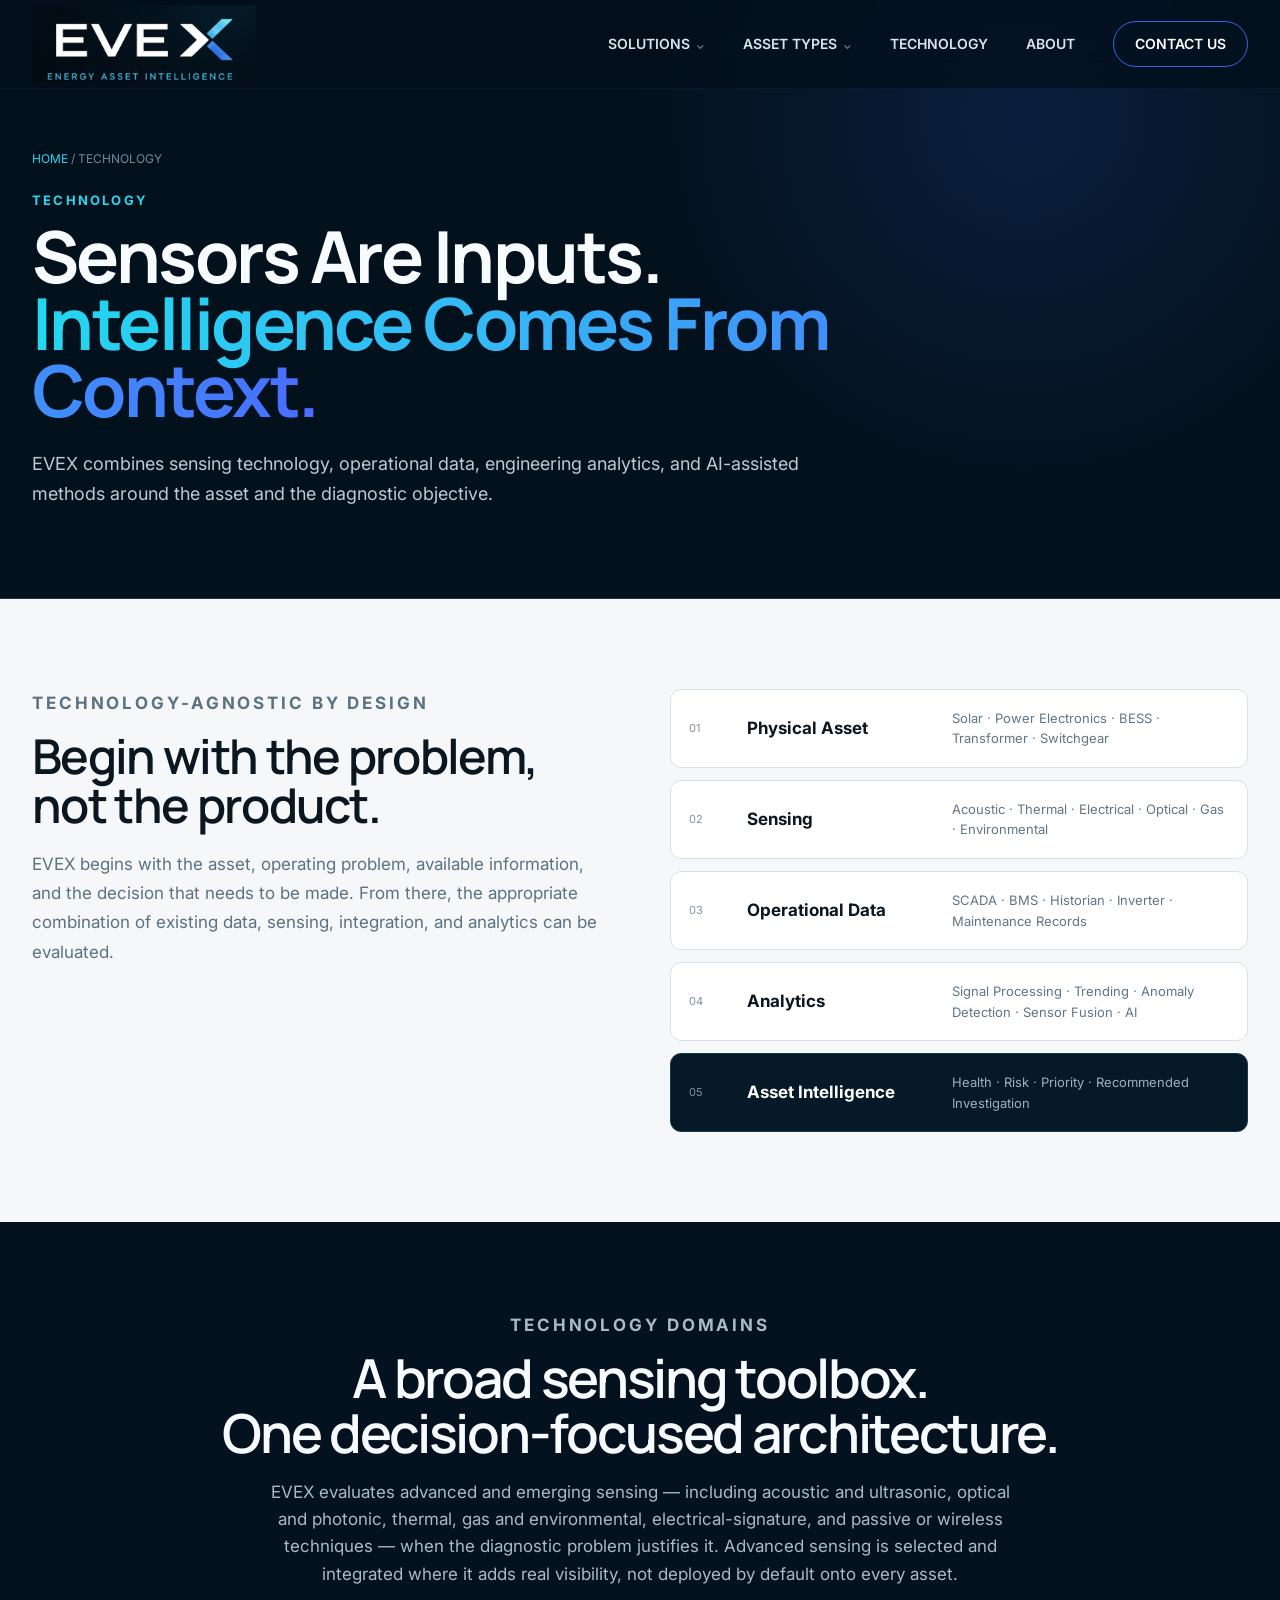
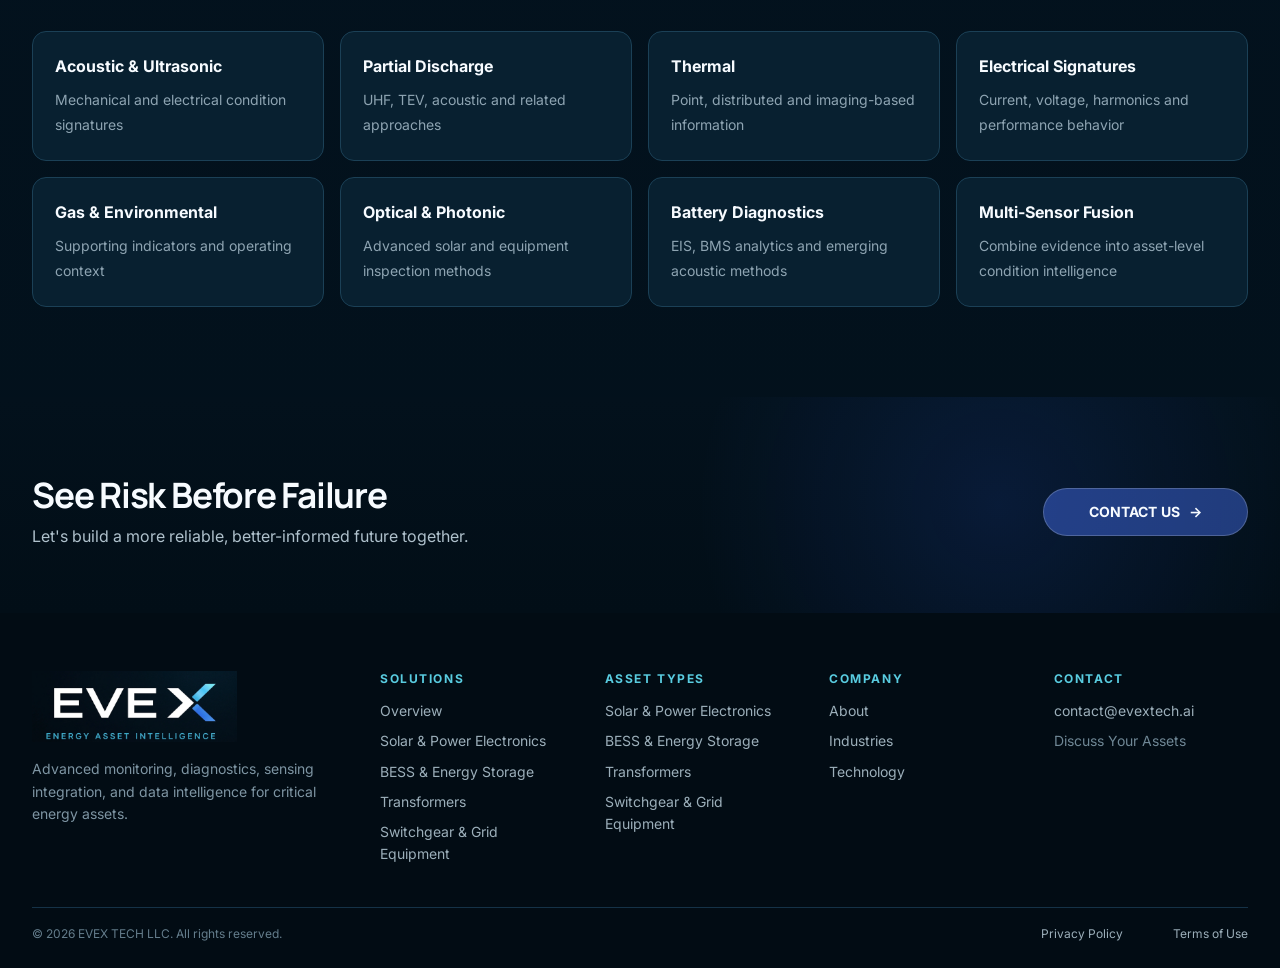
<file: technology.html>
<!doctype html>
<html lang="en">
<head>
<meta charset="utf-8"><meta name="viewport" content="width=device-width,initial-scale=1">
<title>Technology | EVEX</title><meta name="description" content="EVEX technology approach for sensing, analytics, and asset intelligence.">
<meta name="theme-color" content="#04131f">
<link rel="icon" href="assets/favicon.ico"><link rel="apple-touch-icon" href="assets/apple-touch-icon.png">
<link rel="preconnect" href="https://fonts.googleapis.com"><link rel="preconnect" href="https://fonts.gstatic.com" crossorigin>
<link href="https://fonts.googleapis.com/css2?family=Inter:wght@400;500;600;700&family=Manrope:wght@500;600;700&display=swap" rel="stylesheet">
<link rel="stylesheet" href="styles.css">
</head>
<body>
<svg xmlns="http://www.w3.org/2000/svg" style="display:none">
<symbol id="i-wave" viewBox="0 0 64 64"><path d="M3 34h8l5-19 8 36 8-41 8 46 7-33 5 11h9" fill="none" stroke="currentColor" stroke-width="2.6" stroke-linecap="round" stroke-linejoin="round"/></symbol>
<symbol id="i-layers" viewBox="0 0 64 64"><path d="m32 7 24 13-24 13L8 20 32 7Zm-20 24 20 11 20-11M12 42l20 11 20-11" fill="none" stroke="currentColor" stroke-width="2.6" stroke-linecap="round" stroke-linejoin="round"/></symbol>
<symbol id="i-chart" viewBox="0 0 64 64"><path d="M8 8v48h48M15 45l12-14 9 8 15-22" fill="none" stroke="currentColor" stroke-width="2.6" stroke-linecap="round" stroke-linejoin="round"/><path d="m44 17h7v7" fill="none" stroke="currentColor" stroke-width="2.6"/></symbol>
<symbol id="i-bell" viewBox="0 0 64 64"><path d="M18 45h28l-4-7V27a10 10 0 0 0-20 0v11l-4 7Zm10 6h8" fill="none" stroke="currentColor" stroke-width="2.6" stroke-linecap="round" stroke-linejoin="round"/></symbol>
<symbol id="i-check" viewBox="0 0 64 64"><circle cx="32" cy="32" r="23" fill="none" stroke="currentColor" stroke-width="2.6"/><path d="m20 32 8 8 17-19" fill="none" stroke="currentColor" stroke-width="2.6" stroke-linecap="round" stroke-linejoin="round"/></symbol>
<symbol id="i-diamond" viewBox="0 0 64 64"><path d="m32 7 20 12v26L32 57 12 45V19L32 7Z" fill="none" stroke="currentColor" stroke-width="2.4"/><circle cx="32" cy="32" r="5" fill="currentColor"/></symbol>
<symbol id="i-transformer" viewBox="0 0 64 64"><path d="M15 22h34v31H15zM21 22V11h7v11M36 22V11h7v11M22 36h20M22 43h20" fill="none" stroke="currentColor" stroke-width="2.3" stroke-linejoin="round"/></symbol>
<symbol id="i-switch" viewBox="0 0 64 64"><path d="M14 13h36v40H14zM32 13v40M20 22h6M20 30h6M38 22h6M38 30h6" fill="none" stroke="currentColor" stroke-width="2.3"/></symbol>
<symbol id="i-battery" viewBox="0 0 64 64"><rect x="13" y="18" width="38" height="32" rx="3" fill="none" stroke="currentColor" stroke-width="2.3"/><path d="M27 13h10v5M22 34h20M32 26v16" fill="none" stroke="currentColor" stroke-width="2.3"/></symbol>
<symbol id="i-solar" viewBox="0 0 64 64"><path d="m13 17 37 3-5 24-37-3 5-24Zm13 29v8m-9 0h18M15 29l32 3M28 18l-5 24M40 19l-5 24" fill="none" stroke="currentColor" stroke-width="2.1"/></symbol>
</svg>

<header class="site-header">
 <nav class="nav container">
   <a class="logo" href="index.html"><img src="assets/evex-logo.webp" alt="EVEX — Energy Asset Intelligence"></a>
   <button class="menu-btn" aria-label="Menu"><span></span><span></span></button>
   <div class="nav-links"><a class="chev" href="solutions.html">SOLUTIONS</a><a class="chev" href="solutions.html#asset-types">ASSET TYPES</a><a class="" href="technology.html">TECHNOLOGY</a><a class="" href="about.html">ABOUT</a><a class="contact" href="contact.html">CONTACT US</a></div>
 </nav>
</header>

<main>
<section class="page-hero"><div class="container"><div class="breadcrumb"><a href="index.html">HOME</a> / TECHNOLOGY</div><p class="eyebrow">TECHNOLOGY</p><h1>Sensors Are Inputs.<br><span class="gradient">Intelligence Comes From Context.</span></h1><p class="lead">EVEX combines sensing technology, operational data, engineering analytics, and AI-assisted methods around the asset and the diagnostic objective.</p></div></section>
<section class="content-section light"><div class="container split"><div class="copy"><p class="eyebrow">TECHNOLOGY-AGNOSTIC BY DESIGN</p><h2>Begin with the problem, not the product.</h2><p>EVEX begins with the asset, operating problem, available information, and the decision that needs to be made. From there, the appropriate combination of existing data, sensing, integration, and analytics can be evaluated.</p></div><div class="arch"><div class="arch-row"><span>01</span><strong>Physical Asset</strong><small>Solar · Power Electronics · BESS · Transformer · Switchgear</small></div><div class="arch-row"><span>02</span><strong>Sensing</strong><small>Acoustic · Thermal · Electrical · Optical · Gas · Environmental</small></div><div class="arch-row"><span>03</span><strong>Operational Data</strong><small>SCADA · BMS · Historian · Inverter · Maintenance Records</small></div><div class="arch-row"><span>04</span><strong>Analytics</strong><small>Signal Processing · Trending · Anomaly Detection · Sensor Fusion · AI</small></div><div class="arch-row final"><span>05</span><strong>Asset Intelligence</strong><small>Health · Risk · Priority · Recommended Investigation</small></div></div></div></section>
<section class="content-section"><div class="container"><div class="section-heading"><p class="eyebrow">TECHNOLOGY DOMAINS</p><h2>A broad sensing toolbox.<br>One decision-focused architecture.</h2><p>EVEX evaluates advanced and emerging sensing — including acoustic and ultrasonic, optical and photonic, thermal, gas and environmental, electrical-signature, and passive or wireless techniques — when the diagnostic problem justifies it. Advanced sensing is selected and integrated where it adds real visibility, not deployed by default onto every asset.</p></div><div class="signal-grid"><div class="signal"><strong>Acoustic & Ultrasonic</strong><span>Mechanical and electrical condition signatures</span></div><div class="signal"><strong>Partial Discharge</strong><span>UHF, TEV, acoustic and related approaches</span></div><div class="signal"><strong>Thermal</strong><span>Point, distributed and imaging-based information</span></div><div class="signal"><strong>Electrical Signatures</strong><span>Current, voltage, harmonics and performance behavior</span></div><div class="signal"><strong>Gas & Environmental</strong><span>Supporting indicators and operating context</span></div><div class="signal"><strong>Optical & Photonic</strong><span>Advanced solar and equipment inspection methods</span></div><div class="signal"><strong>Battery Diagnostics</strong><span>EIS, BMS analytics and emerging acoustic methods</span></div><div class="signal"><strong>Multi-Sensor Fusion</strong><span>Combine evidence into asset-level condition intelligence</span></div></div></div></section>

<section class="cta">
 <div class="container cta-inner">
  <div><h3>See Risk Before Failure</h3><p>Let's build a more reliable, better-informed future together.</p></div>
  <a class="btn" href="contact.html">CONTACT US&nbsp;&nbsp; →</a>
 </div>
</section></main>

<footer class="footer">
 <div class="container footer-grid">
  <div><img class="footer-logo" src="assets/evex-logo.webp" alt="EVEX"><p>Advanced monitoring, diagnostics, sensing integration, and data intelligence for critical energy assets.</p></div>
  <div><h4>Solutions</h4><a href="solutions.html">Overview</a><a href="solar.html">Solar & Power Electronics</a><a href="bess.html">BESS & Energy Storage</a><a href="transformers.html">Transformers</a><a href="switchgear.html">Switchgear & Grid Equipment</a></div>
  <div><h4>Asset Types</h4><a href="solar.html">Solar & Power Electronics</a><a href="bess.html">BESS & Energy Storage</a><a href="transformers.html">Transformers</a><a href="switchgear.html">Switchgear & Grid Equipment</a></div>
  <div><h4>Company</h4><a href="about.html">About</a><a href="industries.html">Industries</a><a href="technology.html">Technology</a></div>
  <div><h4>Contact</h4><a href="mailto:contact@evextech.ai">contact@evextech.ai</a><a href="contact.html">Discuss Your Assets</a></div>
 </div>
 <div class="container footer-bottom"><span>© 2026 EVEX TECH LLC. All rights reserved.</span><span><a href="privacy.html">Privacy Policy</a> &nbsp;&nbsp; <a href="terms.html">Terms of Use</a></span></div>
</footer>
<script src="script.js"></script>
</body></html>
</file>
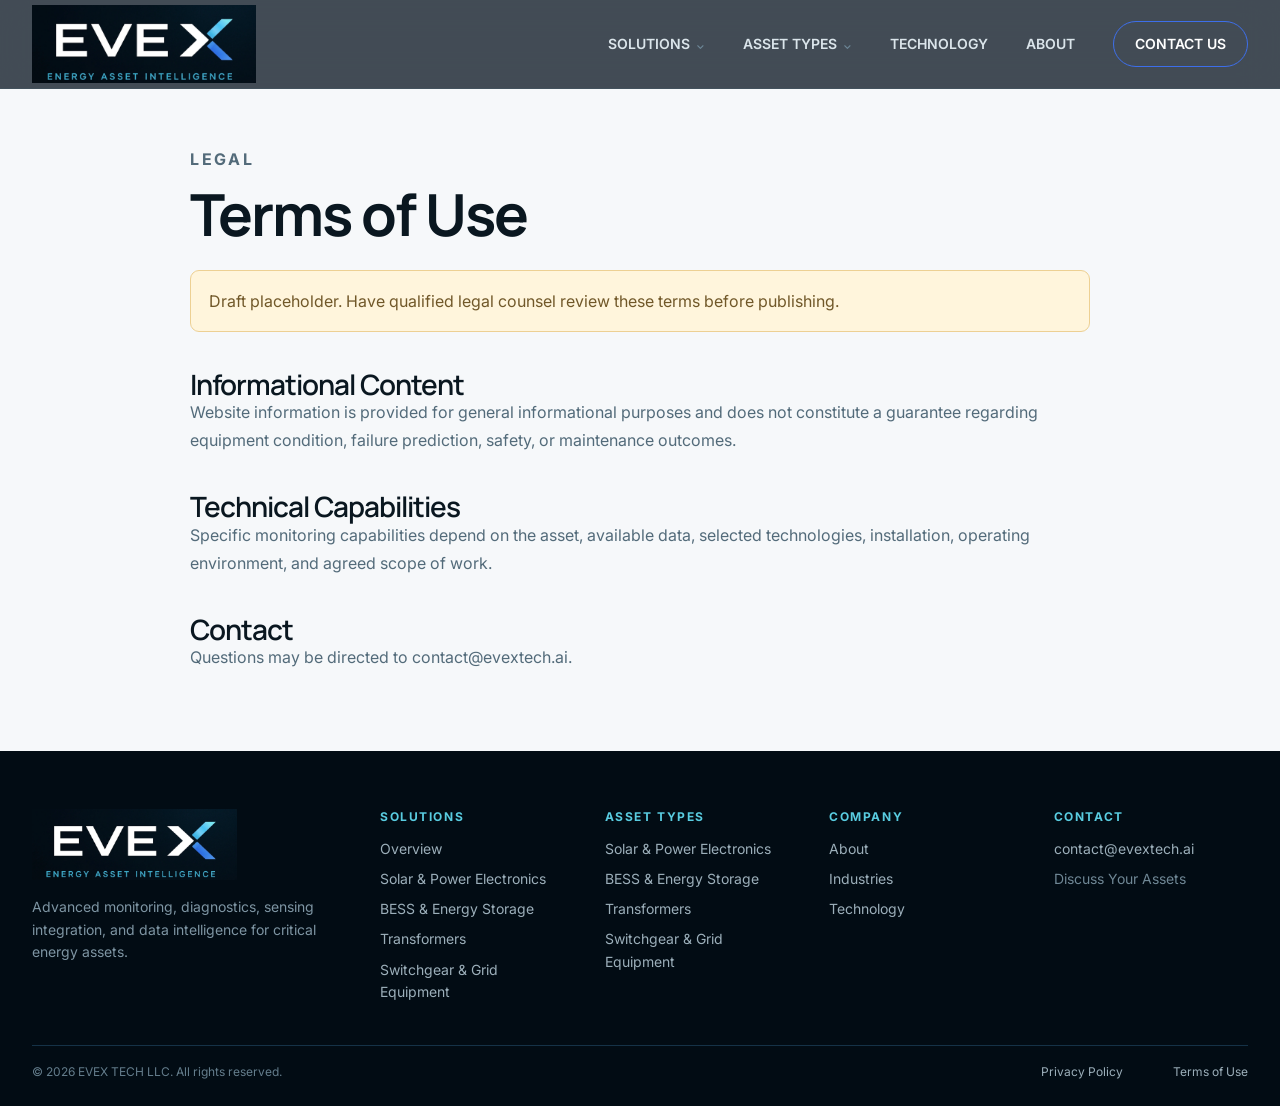
<file: terms.html>
<!doctype html>
<html lang="en">
<head>
<meta charset="utf-8"><meta name="viewport" content="width=device-width,initial-scale=1">
<title>Terms of Use | EVEX</title><meta name="description" content="EVEX website terms of use.">
<meta name="theme-color" content="#04131f">
<link rel="icon" href="assets/favicon.ico"><link rel="apple-touch-icon" href="assets/apple-touch-icon.png">
<link rel="preconnect" href="https://fonts.googleapis.com"><link rel="preconnect" href="https://fonts.gstatic.com" crossorigin>
<link href="https://fonts.googleapis.com/css2?family=Inter:wght@400;500;600;700&family=Manrope:wght@500;600;700&display=swap" rel="stylesheet">
<link rel="stylesheet" href="styles.css">
</head>
<body>
<svg xmlns="http://www.w3.org/2000/svg" style="display:none">
<symbol id="i-wave" viewBox="0 0 64 64"><path d="M3 34h8l5-19 8 36 8-41 8 46 7-33 5 11h9" fill="none" stroke="currentColor" stroke-width="2.6" stroke-linecap="round" stroke-linejoin="round"/></symbol>
<symbol id="i-layers" viewBox="0 0 64 64"><path d="m32 7 24 13-24 13L8 20 32 7Zm-20 24 20 11 20-11M12 42l20 11 20-11" fill="none" stroke="currentColor" stroke-width="2.6" stroke-linecap="round" stroke-linejoin="round"/></symbol>
<symbol id="i-chart" viewBox="0 0 64 64"><path d="M8 8v48h48M15 45l12-14 9 8 15-22" fill="none" stroke="currentColor" stroke-width="2.6" stroke-linecap="round" stroke-linejoin="round"/><path d="m44 17h7v7" fill="none" stroke="currentColor" stroke-width="2.6"/></symbol>
<symbol id="i-bell" viewBox="0 0 64 64"><path d="M18 45h28l-4-7V27a10 10 0 0 0-20 0v11l-4 7Zm10 6h8" fill="none" stroke="currentColor" stroke-width="2.6" stroke-linecap="round" stroke-linejoin="round"/></symbol>
<symbol id="i-check" viewBox="0 0 64 64"><circle cx="32" cy="32" r="23" fill="none" stroke="currentColor" stroke-width="2.6"/><path d="m20 32 8 8 17-19" fill="none" stroke="currentColor" stroke-width="2.6" stroke-linecap="round" stroke-linejoin="round"/></symbol>
<symbol id="i-diamond" viewBox="0 0 64 64"><path d="m32 7 20 12v26L32 57 12 45V19L32 7Z" fill="none" stroke="currentColor" stroke-width="2.4"/><circle cx="32" cy="32" r="5" fill="currentColor"/></symbol>
<symbol id="i-transformer" viewBox="0 0 64 64"><path d="M15 22h34v31H15zM21 22V11h7v11M36 22V11h7v11M22 36h20M22 43h20" fill="none" stroke="currentColor" stroke-width="2.3" stroke-linejoin="round"/></symbol>
<symbol id="i-switch" viewBox="0 0 64 64"><path d="M14 13h36v40H14zM32 13v40M20 22h6M20 30h6M38 22h6M38 30h6" fill="none" stroke="currentColor" stroke-width="2.3"/></symbol>
<symbol id="i-battery" viewBox="0 0 64 64"><rect x="13" y="18" width="38" height="32" rx="3" fill="none" stroke="currentColor" stroke-width="2.3"/><path d="M27 13h10v5M22 34h20M32 26v16" fill="none" stroke="currentColor" stroke-width="2.3"/></symbol>
<symbol id="i-solar" viewBox="0 0 64 64"><path d="m13 17 37 3-5 24-37-3 5-24Zm13 29v8m-9 0h18M15 29l32 3M28 18l-5 24M40 19l-5 24" fill="none" stroke="currentColor" stroke-width="2.1"/></symbol>
</svg>

<header class="site-header">
 <nav class="nav container">
   <a class="logo" href="index.html"><img src="assets/evex-logo.webp" alt="EVEX — Energy Asset Intelligence"></a>
   <button class="menu-btn" aria-label="Menu"><span></span><span></span></button>
   <div class="nav-links"><a class="chev" href="solutions.html">SOLUTIONS</a><a class="chev" href="solutions.html#asset-types">ASSET TYPES</a><a class="" href="technology.html">TECHNOLOGY</a><a class="" href="about.html">ABOUT</a><a class="contact" href="contact.html">CONTACT US</a></div>
 </nav>
</header>
<main class="legal"><div class="container"><p class="eyebrow">LEGAL</p><h1>Terms of Use</h1><p class="notice">Draft placeholder. Have qualified legal counsel review these terms before publishing.</p><h2>Informational Content</h2><p>Website information is provided for general informational purposes and does not constitute a guarantee regarding equipment condition, failure prediction, safety, or maintenance outcomes.</p><h2>Technical Capabilities</h2><p>Specific monitoring capabilities depend on the asset, available data, selected technologies, installation, operating environment, and agreed scope of work.</p><h2>Contact</h2><p>Questions may be directed to contact@evextech.ai.</p></div></main>

<footer class="footer">
 <div class="container footer-grid">
  <div><img class="footer-logo" src="assets/evex-logo.webp" alt="EVEX"><p>Advanced monitoring, diagnostics, sensing integration, and data intelligence for critical energy assets.</p></div>
  <div><h4>Solutions</h4><a href="solutions.html">Overview</a><a href="solar.html">Solar & Power Electronics</a><a href="bess.html">BESS & Energy Storage</a><a href="transformers.html">Transformers</a><a href="switchgear.html">Switchgear & Grid Equipment</a></div>
  <div><h4>Asset Types</h4><a href="solar.html">Solar & Power Electronics</a><a href="bess.html">BESS & Energy Storage</a><a href="transformers.html">Transformers</a><a href="switchgear.html">Switchgear & Grid Equipment</a></div>
  <div><h4>Company</h4><a href="about.html">About</a><a href="industries.html">Industries</a><a href="technology.html">Technology</a></div>
  <div><h4>Contact</h4><a href="mailto:contact@evextech.ai">contact@evextech.ai</a><a href="contact.html">Discuss Your Assets</a></div>
 </div>
 <div class="container footer-bottom"><span>© 2026 EVEX TECH LLC. All rights reserved.</span><span><a href="privacy.html">Privacy Policy</a> &nbsp;&nbsp; <a href="terms.html">Terms of Use</a></span></div>
</footer>
<script src="script.js"></script>
</body></html>
</file>
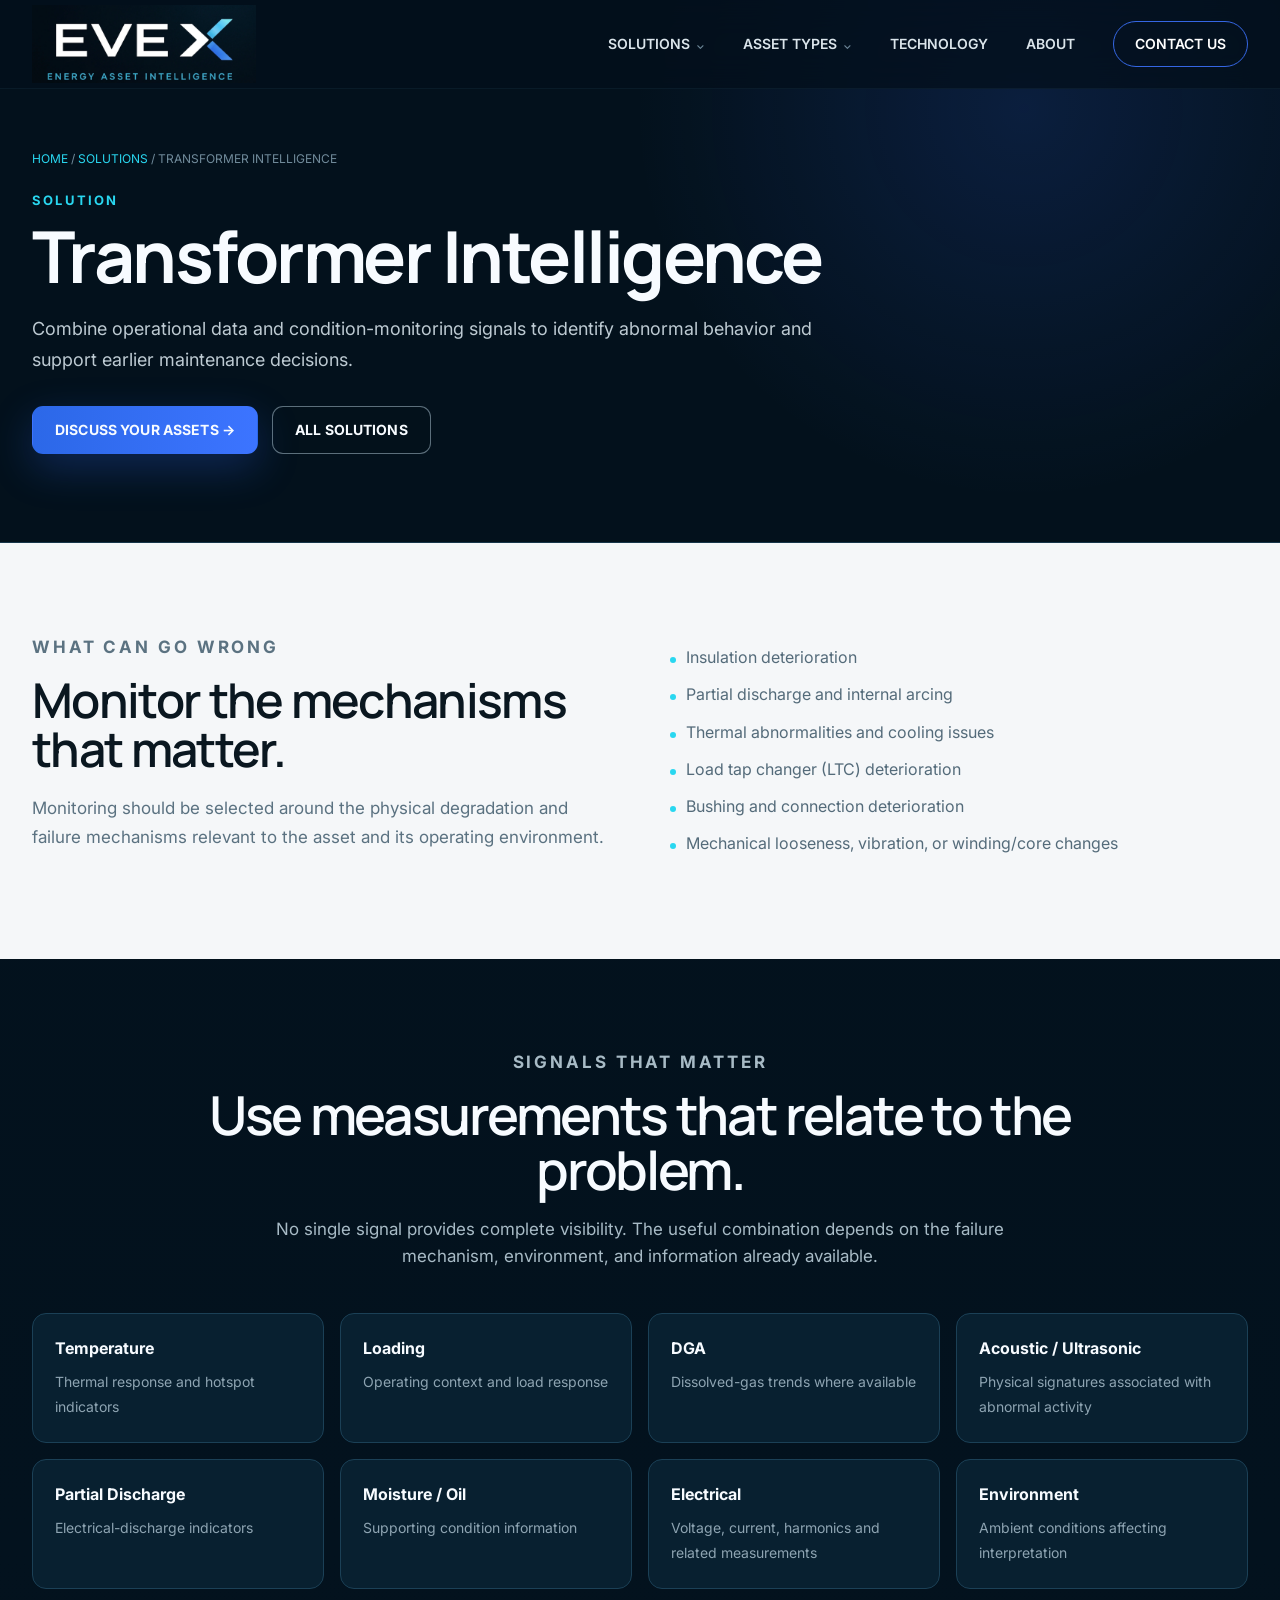
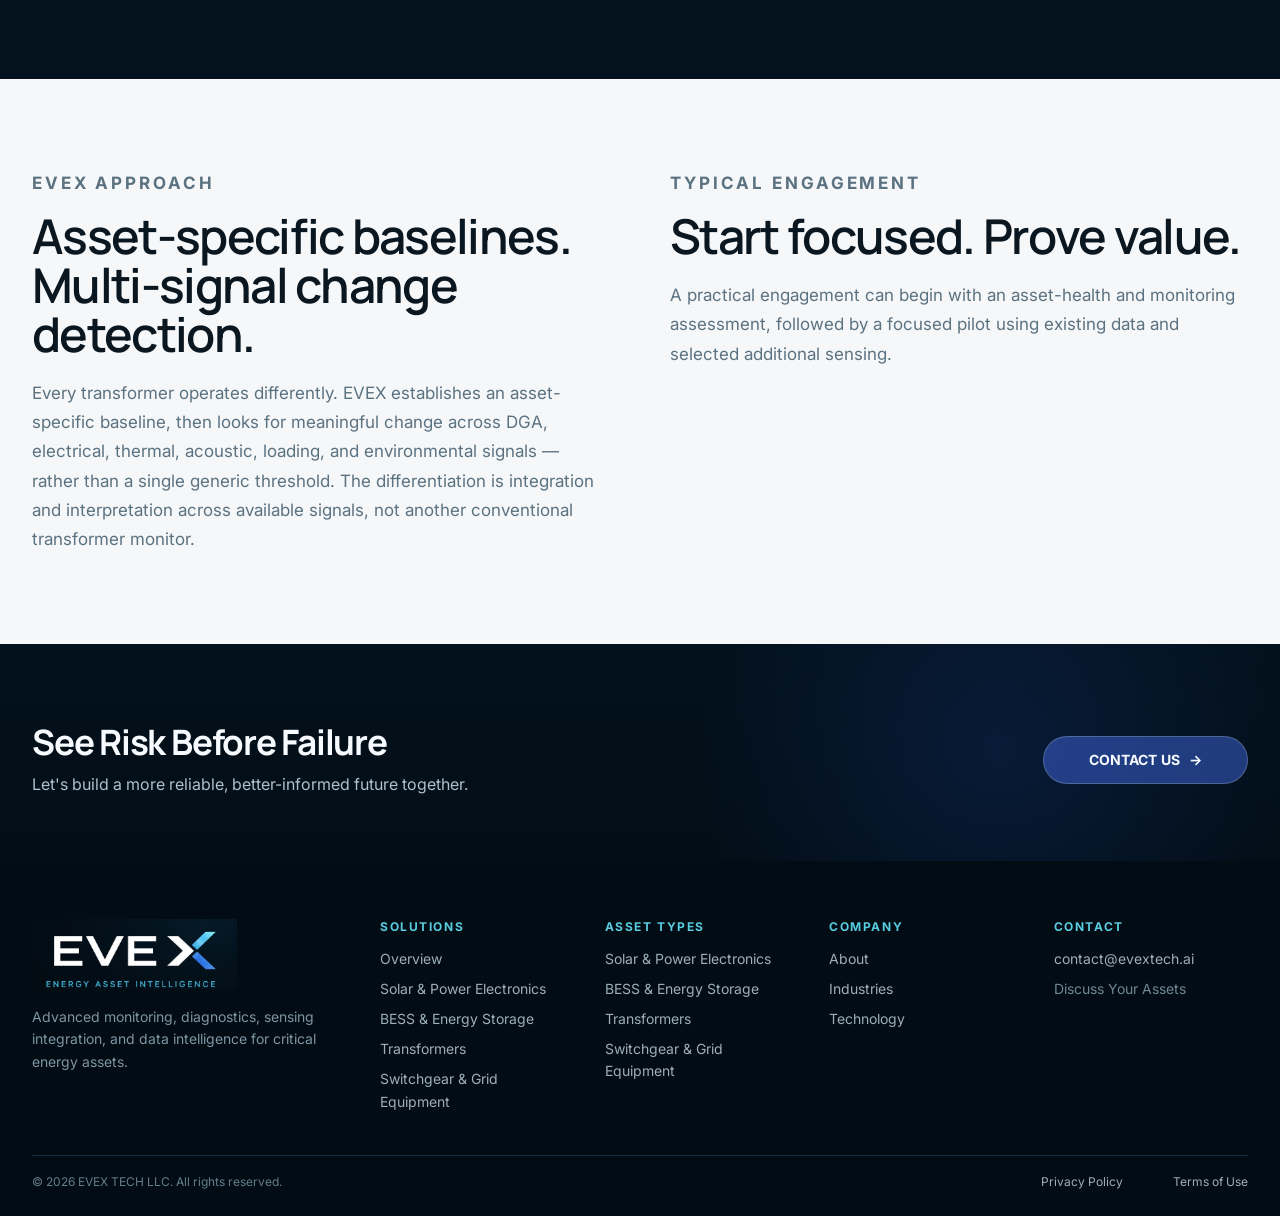
<file: transformers.html>
<!doctype html>
<html lang="en">
<head>
<meta charset="utf-8"><meta name="viewport" content="width=device-width,initial-scale=1">
<title>Transformer Intelligence | EVEX</title><meta name="description" content="Combine operational data and condition-monitoring signals to identify abnormal behavior and support earlier maintenance decisions.">
<meta name="theme-color" content="#04131f">
<link rel="icon" href="assets/favicon.ico"><link rel="apple-touch-icon" href="assets/apple-touch-icon.png">
<link rel="preconnect" href="https://fonts.googleapis.com"><link rel="preconnect" href="https://fonts.gstatic.com" crossorigin>
<link href="https://fonts.googleapis.com/css2?family=Inter:wght@400;500;600;700&family=Manrope:wght@500;600;700&display=swap" rel="stylesheet">
<link rel="stylesheet" href="styles.css">
</head>
<body>
<svg xmlns="http://www.w3.org/2000/svg" style="display:none">
<symbol id="i-wave" viewBox="0 0 64 64"><path d="M3 34h8l5-19 8 36 8-41 8 46 7-33 5 11h9" fill="none" stroke="currentColor" stroke-width="2.6" stroke-linecap="round" stroke-linejoin="round"/></symbol>
<symbol id="i-layers" viewBox="0 0 64 64"><path d="m32 7 24 13-24 13L8 20 32 7Zm-20 24 20 11 20-11M12 42l20 11 20-11" fill="none" stroke="currentColor" stroke-width="2.6" stroke-linecap="round" stroke-linejoin="round"/></symbol>
<symbol id="i-chart" viewBox="0 0 64 64"><path d="M8 8v48h48M15 45l12-14 9 8 15-22" fill="none" stroke="currentColor" stroke-width="2.6" stroke-linecap="round" stroke-linejoin="round"/><path d="m44 17h7v7" fill="none" stroke="currentColor" stroke-width="2.6"/></symbol>
<symbol id="i-bell" viewBox="0 0 64 64"><path d="M18 45h28l-4-7V27a10 10 0 0 0-20 0v11l-4 7Zm10 6h8" fill="none" stroke="currentColor" stroke-width="2.6" stroke-linecap="round" stroke-linejoin="round"/></symbol>
<symbol id="i-check" viewBox="0 0 64 64"><circle cx="32" cy="32" r="23" fill="none" stroke="currentColor" stroke-width="2.6"/><path d="m20 32 8 8 17-19" fill="none" stroke="currentColor" stroke-width="2.6" stroke-linecap="round" stroke-linejoin="round"/></symbol>
<symbol id="i-diamond" viewBox="0 0 64 64"><path d="m32 7 20 12v26L32 57 12 45V19L32 7Z" fill="none" stroke="currentColor" stroke-width="2.4"/><circle cx="32" cy="32" r="5" fill="currentColor"/></symbol>
<symbol id="i-transformer" viewBox="0 0 64 64"><path d="M15 22h34v31H15zM21 22V11h7v11M36 22V11h7v11M22 36h20M22 43h20" fill="none" stroke="currentColor" stroke-width="2.3" stroke-linejoin="round"/></symbol>
<symbol id="i-switch" viewBox="0 0 64 64"><path d="M14 13h36v40H14zM32 13v40M20 22h6M20 30h6M38 22h6M38 30h6" fill="none" stroke="currentColor" stroke-width="2.3"/></symbol>
<symbol id="i-battery" viewBox="0 0 64 64"><rect x="13" y="18" width="38" height="32" rx="3" fill="none" stroke="currentColor" stroke-width="2.3"/><path d="M27 13h10v5M22 34h20M32 26v16" fill="none" stroke="currentColor" stroke-width="2.3"/></symbol>
<symbol id="i-solar" viewBox="0 0 64 64"><path d="m13 17 37 3-5 24-37-3 5-24Zm13 29v8m-9 0h18M15 29l32 3M28 18l-5 24M40 19l-5 24" fill="none" stroke="currentColor" stroke-width="2.1"/></symbol>
</svg>

<header class="site-header">
 <nav class="nav container">
   <a class="logo" href="index.html"><img src="assets/evex-logo.webp" alt="EVEX — Energy Asset Intelligence"></a>
   <button class="menu-btn" aria-label="Menu"><span></span><span></span></button>
   <div class="nav-links"><a class="chev" href="solutions.html">SOLUTIONS</a><a class="chev" href="solutions.html#asset-types">ASSET TYPES</a><a class="" href="technology.html">TECHNOLOGY</a><a class="" href="about.html">ABOUT</a><a class="contact" href="contact.html">CONTACT US</a></div>
 </nav>
</header>

<main>
<section class="page-hero"><div class="container"><div class="breadcrumb"><a href="index.html">HOME</a> / <a href="solutions.html">SOLUTIONS</a> / TRANSFORMER INTELLIGENCE</div><p class="eyebrow">SOLUTION</p><h1>Transformer Intelligence</h1><p class="lead">Combine operational data and condition-monitoring signals to identify abnormal behavior and support earlier maintenance decisions.</p><div class="hero-actions"><a class="btn btn-primary" href="contact.html">DISCUSS YOUR ASSETS →</a><a class="btn btn-outline" href="solutions.html">ALL SOLUTIONS</a></div></div></section>
<section class="content-section light"><div class="container split"><div class="copy"><p class="eyebrow">WHAT CAN GO WRONG</p><h2>Monitor the mechanisms that matter.</h2><p>Monitoring should be selected around the physical degradation and failure mechanisms relevant to the asset and its operating environment.</p></div><ul class="bullets"><li>Insulation deterioration</li><li>Partial discharge and internal arcing</li><li>Thermal abnormalities and cooling issues</li><li>Load tap changer (LTC) deterioration</li><li>Bushing and connection deterioration</li><li>Mechanical looseness, vibration, or winding/core changes</li></ul></div></section>
<section class="content-section"><div class="container"><div class="section-heading"><p class="eyebrow">SIGNALS THAT MATTER</p><h2>Use measurements that relate to the problem.</h2><p>No single signal provides complete visibility. The useful combination depends on the failure mechanism, environment, and information already available.</p></div><div class="signal-grid"><div class="signal"><strong>Temperature</strong><span>Thermal response and hotspot indicators</span></div><div class="signal"><strong>Loading</strong><span>Operating context and load response</span></div><div class="signal"><strong>DGA</strong><span>Dissolved-gas trends where available</span></div><div class="signal"><strong>Acoustic / Ultrasonic</strong><span>Physical signatures associated with abnormal activity</span></div><div class="signal"><strong>Partial Discharge</strong><span>Electrical-discharge indicators</span></div><div class="signal"><strong>Moisture / Oil</strong><span>Supporting condition information</span></div><div class="signal"><strong>Electrical</strong><span>Voltage, current, harmonics and related measurements</span></div><div class="signal"><strong>Environment</strong><span>Ambient conditions affecting interpretation</span></div></div></div></section>
<section class="content-section light"><div class="container split"><div class="copy"><p class="eyebrow">EVEX APPROACH</p><h2>Asset-specific baselines.<br>Multi-signal change detection.</h2><p>Every transformer operates differently. EVEX establishes an asset-specific baseline, then looks for meaningful change across DGA, electrical, thermal, acoustic, loading, and environmental signals — rather than a single generic threshold. The differentiation is integration and interpretation across available signals, not another conventional transformer monitor.</p></div><div class="copy"><p class="eyebrow">TYPICAL ENGAGEMENT</p><h2>Start focused. Prove value.</h2><p>A practical engagement can begin with an asset-health and monitoring assessment, followed by a focused pilot using existing data and selected additional sensing.</p></div></div></section>

<section class="cta">
 <div class="container cta-inner">
  <div><h3>See Risk Before Failure</h3><p>Let's build a more reliable, better-informed future together.</p></div>
  <a class="btn" href="contact.html">CONTACT US&nbsp;&nbsp; →</a>
 </div>
</section></main>

<footer class="footer">
 <div class="container footer-grid">
  <div><img class="footer-logo" src="assets/evex-logo.webp" alt="EVEX"><p>Advanced monitoring, diagnostics, sensing integration, and data intelligence for critical energy assets.</p></div>
  <div><h4>Solutions</h4><a href="solutions.html">Overview</a><a href="solar.html">Solar & Power Electronics</a><a href="bess.html">BESS & Energy Storage</a><a href="transformers.html">Transformers</a><a href="switchgear.html">Switchgear & Grid Equipment</a></div>
  <div><h4>Asset Types</h4><a href="solar.html">Solar & Power Electronics</a><a href="bess.html">BESS & Energy Storage</a><a href="transformers.html">Transformers</a><a href="switchgear.html">Switchgear & Grid Equipment</a></div>
  <div><h4>Company</h4><a href="about.html">About</a><a href="industries.html">Industries</a><a href="technology.html">Technology</a></div>
  <div><h4>Contact</h4><a href="mailto:contact@evextech.ai">contact@evextech.ai</a><a href="contact.html">Discuss Your Assets</a></div>
 </div>
 <div class="container footer-bottom"><span>© 2026 EVEX TECH LLC. All rights reserved.</span><span><a href="privacy.html">Privacy Policy</a> &nbsp;&nbsp; <a href="terms.html">Terms of Use</a></span></div>
</footer>
<script src="script.js"></script>
</body></html>
</file>
<file: styles.css>
:root{
  --bg:#03111c;
  --bg-deep:#020b13;
  --surface:#061927;
  --surface-2:#0a2233;
  --surface-3:#0d2a3d;
  --border:rgba(88,154,188,.20);
  --border-strong:rgba(79,175,219,.36);
  --white:#f7fbff;
  --text:#d6e1e8;
  --muted:#90a7b5;
  --cyan:#29d7f0;
  --cyan-soft:#6ce8f8;
  --blue:#3c73ff;
  --blue-2:#235dd7;
  --green:#2ed496;
  --amber:#f2bd4d;
  --red:#ff5e5e;
  --grad:linear-gradient(90deg,#24d7ef 0%,#35b8f6 42%,#486dff 100%);
  --max:1320px;
  --radius:18px;
  --shadow:0 26px 80px rgba(0,0,0,.34);
  --shadow-soft:0 14px 50px rgba(0,0,0,.22);
}
*{box-sizing:border-box}
html{scroll-behavior:smooth;background:var(--bg)}
body{
  margin:0;
  background:
    radial-gradient(circle at 78% 8%,rgba(44,107,255,.09),transparent 26%),
    linear-gradient(180deg,#03111c 0%,#03121e 55%,#02101a 100%);
  color:var(--white);
  font-family:Inter,"Segoe UI",Arial,sans-serif;
  line-height:1.58;
  -webkit-font-smoothing:antialiased;
  overflow-x:hidden;
}
a{color:inherit;text-decoration:none}
img{display:block;max-width:100%}
button,input,textarea,select{font:inherit}
.container{width:min(calc(100% - 64px),var(--max));margin-inline:auto}
.eyebrow{
  margin:0 0 14px;
  color:var(--cyan);
  font-size:13px;
  line-height:1.2;
  font-weight:700;
  letter-spacing:.17em;
  text-transform:uppercase
}
h1,h2,h3,h4{font-family:Manrope,Inter,sans-serif;letter-spacing:-.035em;margin:0;color:var(--white)}
h1{font-size:clamp(66px,6.4vw,96px);line-height:.94;font-weight:700}
h2{font-size:clamp(42px,4.2vw,60px);line-height:1.02;font-weight:600}
h3{font-size:22px;line-height:1.18}
p{margin:0}
.gradient{background:var(--grad);-webkit-background-clip:text;background-clip:text;color:transparent}
.btn{
  display:inline-flex;align-items:center;justify-content:center;gap:12px;
  min-height:48px;padding:0 22px;border-radius:11px;border:1px solid transparent;
  font-size:14px;font-weight:700;letter-spacing:.01em;
  transition:transform .24s ease,box-shadow .24s ease,background .24s ease,border-color .24s ease
}
.btn:hover{transform:translateY(-3px)}
.btn-primary{background:linear-gradient(90deg,#2c68e8,#3c74ff);box-shadow:0 14px 40px rgba(52,106,246,.26)}
.btn-primary:hover{box-shadow:0 18px 48px rgba(52,106,246,.36)}
.btn-outline{border-color:rgba(182,205,219,.50);background:rgba(5,18,29,.22)}
.btn-outline:hover{border-color:var(--cyan);background:rgba(31,104,139,.10)}
.small-pill{
  display:inline-flex;align-items:center;justify-content:center;
  min-height:44px;padding:0 24px;border:1px solid rgba(74,130,255,.52);
  border-radius:999px;color:#e7eff5;font-size:13px;font-weight:700
}
.text-link{font-size:14px;color:var(--cyan);font-weight:700}
.reveal{opacity:0;transform:translateY(18px);transition:.7s ease}
.reveal.visible{opacity:1;transform:none}

/* NAV */
.site-header{
  position:fixed;inset:0 0 auto 0;z-index:100;
  background:rgba(3,16,27,.74);
  border-bottom:1px solid rgba(255,255,255,.05);
  backdrop-filter:blur(18px);
  transition:background .25s ease,box-shadow .25s ease
}
.site-header.scrolled{background:rgba(3,16,27,.93);box-shadow:0 12px 40px rgba(0,0,0,.20)}
.nav{height:82px;display:flex;align-items:center}
.logo{width:180px;flex:none}
.logo img{width:100%}
.nav-links{display:flex;align-items:center;gap:36px;margin-left:auto}
.nav-links a{
  font-size:14px;font-weight:600;color:#dbe5eb;
  transition:color .2s ease
}
.nav-links a:hover{color:var(--cyan)}
.nav-links .contact{
  padding:11px 21px;border:1px solid rgba(61,115,255,.88);border-radius:999px;color:#fff
}
.chev::after{content:"⌄";margin-left:6px;color:#6d8798;font-size:11px}
.menu-btn{display:none;margin-left:auto;background:none;border:0;width:44px;height:44px}
.menu-btn span{display:block;width:23px;height:1px;background:#fff;margin:6px auto}

/* HERO */
.hero{
  position:relative;min-height:790px;padding:140px 0 78px;overflow:hidden;
  background:
    radial-gradient(circle at 82% 18%,rgba(40,94,255,.19),transparent 33%),
    radial-gradient(circle at 54% 46%,rgba(41,215,240,.08),transparent 31%),
    linear-gradient(180deg,#03111c 0%,#03131f 100%)
}
.hero:before{
  content:"";position:absolute;inset:0;pointer-events:none;opacity:.22;
  background-image:
    linear-gradient(rgba(81,159,190,.08) 1px,transparent 1px),
    linear-gradient(90deg,rgba(81,159,190,.08) 1px,transparent 1px);
  background-size:80px 80px;
  mask-image:linear-gradient(to bottom,transparent 0%,#000 32%,#000 72%,transparent 100%);
}
.hero:after{
  content:"";position:absolute;left:0;right:0;bottom:-1px;height:190px;
  background:linear-gradient(180deg,transparent,#03111c 88%)
}
.hero-grid{position:relative;z-index:2;display:grid;grid-template-columns:.92fr 1.08fr;gap:28px;align-items:center}
.hero-copy{padding-top:8px}
.hero-copy h1{margin-bottom:28px;max-width:720px}
.hero-copy .lead{
  font-size:18px;line-height:1.68;color:#cedae1;max-width:610px
}
.hero-actions{display:flex;gap:14px;margin-top:31px}
.hero-benefits{display:grid;grid-template-columns:repeat(3,1fr);gap:24px;margin-top:42px;max-width:710px}
.benefit{display:grid;grid-template-columns:28px 1fr;gap:12px;align-items:start}
.benefit-icon{width:26px;height:26px;color:var(--cyan);margin-top:2px}
.benefit strong{display:block;font-size:14px;margin-bottom:6px}
.benefit span{display:block;color:#9cb0bc;font-size:12px;line-height:1.45}

.hero-visual{height:590px;position:relative}
.transformer-stage{
  position:absolute;inset:0;border-radius:22px;
  background:
    linear-gradient(90deg,#03111c 0%,rgba(3,17,28,.28) 20%,rgba(3,17,28,0) 63%),
    linear-gradient(180deg,rgba(3,17,28,0) 55%,#03111c 100%),
    url("assets/hero-v22-composite.jpg") center/cover no-repeat;
  box-shadow:inset 0 0 100px rgba(3,17,28,.4)
}
.transformer-stage:before{
  content:"";position:absolute;inset:-15%;
  background:radial-gradient(circle at 63% 52%,rgba(37,176,255,.18),transparent 34%);
  filter:blur(10px)
}
.transformer-stage:after{
  content:"";position:absolute;left:-5%;right:-7%;bottom:-14%;height:52%;
  background:
    repeating-linear-gradient(8deg,transparent 0 42px,rgba(33,181,238,.21) 43px 44px),
    repeating-linear-gradient(82deg,transparent 0 56px,rgba(33,181,238,.14) 57px 58px);
  transform:perspective(620px) rotateX(65deg);transform-origin:bottom;opacity:.85;
  mask-image:linear-gradient(to top,#000,transparent)
}
.hero-dashboard{
  position:absolute;right:10px;top:52px;width:340px;
  border:1px solid rgba(63,143,181,.48);
  background:linear-gradient(180deg,rgba(10,35,52,.92),rgba(5,24,37,.92));
  border-radius:16px;padding:20px;box-shadow:0 30px 80px rgba(0,0,0,.44);
  backdrop-filter:blur(16px)
}
.dash-head{display:flex;justify-content:space-between;align-items:flex-start}
.dash-head strong{font-size:12px}
.dash-head .sub{display:block;font-size:10px;color:#79c9ea;margin-top:4px}
.dash-head .type{font-size:10px;color:#9aaeb9}
.asset-score{display:flex;align-items:flex-end;gap:5px;margin-top:18px}
.asset-score b{font-size:40px;line-height:1}
.asset-score span{font-size:11px;color:#a6b6bf;margin-bottom:4px}
.asset-label{font-size:10px;color:#9cb0bc;margin-top:4px}
.spark{height:72px;margin:13px 0 8px;border-bottom:1px solid #25465a}
.spark svg{width:100%;height:100%}
.spark path{fill:none;stroke:var(--cyan);stroke-width:2.2}
.spark line{stroke:#17394c;stroke-width:1}
.metric{
  display:flex;align-items:center;justify-content:space-between;
  border-top:1px solid rgba(255,255,255,.06);padding:11px 0;
  font-size:11px;color:#aab8c1
}
.metric b{font-size:11px}
.ok{color:var(--green)}.warn{color:var(--amber)}
.risk{border-top:1px solid #2a4657;padding-top:12px;margin-top:2px;display:flex;justify-content:space-between;font-size:11px}
.risk span{color:var(--amber);font-weight:700}

/* TRUST */
.trust{background:#061927;border-block:1px solid rgba(255,255,255,.06);padding:25px 0 30px}
.trust-title{text-align:center;color:#718a9a;font-size:11px;letter-spacing:.15em;text-transform:uppercase;margin-bottom:20px}
.trust-list{display:flex;justify-content:center;gap:48px;flex-wrap:wrap;color:#b1bec6;font-size:14px}
.trust-list span{display:flex;align-items:center;gap:9px}
.trust-list i{
  width:24px;height:24px;border:1px solid #8096a5;border-radius:50%;
  display:grid;place-items:center;font-style:normal;font-size:11px
}

/* SECTIONS */
.section{position:relative;padding:92px 0}
.section:before{
  content:"";position:absolute;inset:0;pointer-events:none;opacity:.22;
  background:radial-gradient(circle at 50% 0%,rgba(28,150,208,.09),transparent 33%)
}
.section-alt{background:#051724}
.section-heading{text-align:center;max-width:920px;margin:0 auto 50px;position:relative;z-index:2}
.section-heading .eyebrow{margin-bottom:12px}
.section-heading h2{margin-bottom:18px}
.section-heading p{
  color:#9fb2be;font-size:17px;line-height:1.6;max-width:760px;margin:auto
}

/* ASSET CARDS */
.asset-grid{display:grid;grid-template-columns:repeat(4,1fr);gap:20px;position:relative;z-index:2}
.asset-card{
  position:relative;min-height:470px;border:1px solid var(--border);
  border-radius:18px;background:linear-gradient(180deg,#071c2b 0%,#061722 100%);
  overflow:hidden;transition:transform .28s ease,border-color .28s ease,box-shadow .28s ease
}
.asset-card:hover{
  transform:translateY(-7px);
  border-color:var(--border-strong);
  box-shadow:0 24px 60px rgba(0,0,0,.30),0 0 0 1px rgba(42,209,239,.05)
}
.asset-img{
  height:220px;background-size:cover;background-position:center;
  position:relative;transition:transform .45s ease
}
.asset-card:hover .asset-img{transform:scale(1.035)}
.asset-img:after{
  content:"";position:absolute;inset:0;
  background:linear-gradient(to bottom,transparent 42%,rgba(6,23,34,.52) 72%,#061722 100%)
}
.hex{
  position:absolute;left:20px;top:194px;width:48px;height:48px;
  background:linear-gradient(145deg,#13e5ef,#3572ff);
  clip-path:polygon(25% 7%,75% 7%,100% 50%,75% 93%,25% 93%,0 50%);
  display:grid;place-items:center;color:#07243a;z-index:3;
  filter:drop-shadow(0 10px 16px rgba(38,145,255,.18))
}
.hex svg{width:26px;height:26px}
.asset-copy{padding:28px 20px 22px}
.asset-copy h3{font-size:22px;margin-bottom:12px}
.asset-copy p{font-size:15px;line-height:1.58;color:#aebdc7;max-width:290px}
.asset-copy .text-link{position:absolute;left:20px;bottom:22px}
.asset-more{text-align:center;margin-top:28px;position:relative;z-index:2}

/* PROCESS */
.process-shell{border-top:1px solid rgba(255,255,255,.06);margin-top:55px;padding-top:48px;position:relative;z-index:2}
.process-shell .section-heading{margin-bottom:36px}
.process{display:grid;grid-template-columns:repeat(5,1fr);gap:22px;position:relative}
.process:before{
  content:"";position:absolute;left:7%;right:7%;top:72px;
  border-top:1px dashed rgba(32,214,238,.62)
}
.step{text-align:center;position:relative;padding:0 8px}
.step-no{display:block;text-align:left;color:var(--cyan);font-size:13px;font-weight:700;margin-left:10px}
.step-icon{
  width:64px;height:64px;color:#dce5ea;margin:15px auto 15px;position:relative;z-index:2;
  background:#03111c;border-radius:18px;display:grid;place-items:center;
  transition:color .25s ease,transform .25s ease,box-shadow .25s ease
}
.step:hover .step-icon{color:var(--cyan);transform:translateY(-3px);box-shadow:0 0 32px rgba(41,215,240,.16)}
.step-icon svg{width:56px;height:56px}
.step h3{font-size:18px;margin-bottom:8px}
.step p{font-size:13px;color:#93a8b5;line-height:1.5;max-width:180px;margin:auto}

/* PLATFORM */
.platform{
  display:grid;grid-template-columns:.68fr 1.32fr;gap:55px;align-items:center;
  margin-top:90px;position:relative;z-index:2
}
.platform-copy .eyebrow{margin-bottom:14px}
.platform-copy h2{font-size:45px;margin-bottom:22px}
.platform-copy p{font-size:16px;color:#a6b7c1;max-width:390px;line-height:1.65}
.platform-copy ul{list-style:none;padding:0;margin:24px 0}
.platform-copy li{font-size:14px;color:#d3dce2;margin:11px 0}
.platform-copy li:before{content:"✓";color:var(--cyan);margin-right:10px}
.dashboard{
  border:1px solid rgba(72,145,181,.38);border-radius:18px;
  background:
    radial-gradient(circle at 80% 0%,rgba(42,96,255,.10),transparent 26%),
    linear-gradient(180deg,#071d2c,#051622);
  padding:20px;box-shadow:0 30px 80px rgba(0,0,0,.32)
}
.dashboard-top{display:flex;align-items:center;justify-content:space-between;margin-bottom:16px}
.dash-logo{font:600 24px Manrope;letter-spacing:.18em}.dash-logo em{font-style:normal;color:var(--cyan)}
.avatar{width:22px;height:22px;border-radius:50%;background:#2d6cd6;border:2px solid #79a9ff;box-shadow:0 0 24px rgba(86,127,255,.38)}
.dashboard-body{display:grid;grid-template-columns:120px 1fr;gap:16px}
.side-nav{border-right:1px solid #17364a;padding-right:12px}
.side-item{padding:10px 10px;border-radius:7px;font-size:11px;color:#8fa6b4;margin-bottom:4px}
.side-item.active{background:linear-gradient(90deg,#0d3d6f,#0a3157);color:#48def4}
.panel-title{font-size:22px;margin-bottom:12px}
.kpis{display:grid;grid-template-columns:repeat(4,1fr);gap:10px}
.kpi{
  border:1px solid #163649;background:rgba(7,27,41,.84);border-radius:10px;padding:14px;
  min-height:108px
}
.kpi small{display:block;color:#718b9b;font-size:9px}
.kpi strong{display:block;font-size:30px;line-height:1.08;margin:8px 0 6px}
.kpi span{font-size:10px}
.kpi.good strong,.kpi.good span{color:#26d295}
.kpi.risky strong,.kpi.risky span{color:#ff5b59}
.chart-grid{display:grid;grid-template-columns:1.5fr .9fr;gap:10px;margin-top:10px}
.chart-card{border:1px solid #163649;background:rgba(7,27,41,.84);border-radius:10px;padding:14px;min-height:190px}
.chart-card h4{font-size:12px;margin-bottom:10px}
.line-chart{height:125px}
.line-chart svg{width:100%;height:100%}
.line-chart path{fill:none;stroke:#20d6ee;stroke-width:2.2}
.line-chart line{stroke:#173649;stroke-width:1}
.donut-wrap{height:135px;display:flex;align-items:center;gap:16px}
.donut{width:104px;height:104px;border-radius:50%;background:conic-gradient(#2ed292 0 60%,#f2bd4d 60% 90%,#ff5b59 90% 100%);position:relative}
.donut:after{
  content:"248";position:absolute;inset:19px;background:#071b29;border-radius:50%;
  display:grid;place-items:center;font-weight:700;font-size:18px
}
.legend{font-size:10px;line-height:2}
.legend i{display:inline-block;width:7px;height:7px;margin-right:7px;border-radius:1px}

/* RESOURCES */
.resources{
  border-top:1px solid rgba(255,255,255,.05);
  background:
    radial-gradient(circle at 50% 0%,rgba(26,150,207,.07),transparent 32%),
    linear-gradient(180deg,#051724,#04131f)
}
.resource-grid{display:grid;grid-template-columns:repeat(4,1fr);gap:20px;position:relative;z-index:2}
.resource{
  border:1px solid var(--border);border-radius:18px;background:linear-gradient(180deg,#071b29,#061621);
  overflow:hidden;min-height:360px;position:relative;transition:.28s ease
}
.resource:hover{transform:translateY(-6px);border-color:var(--border-strong);box-shadow:var(--shadow-soft)}
.resource-img{height:178px;background-size:cover;background-position:center;position:relative}
.resource-img:after{content:"";position:absolute;inset:0;background:linear-gradient(to bottom,transparent 50%,rgba(5,22,33,.72) 100%)}
.resource-copy{padding:20px}
.resource-copy small{color:var(--cyan);font-size:12px;letter-spacing:.08em}
.resource-copy h3{font-size:20px;line-height:1.34;margin:10px 0 18px;max-width:260px}
.resource-copy a{font-size:14px;color:var(--cyan)}

/* CTA + FOOTER */
.cta{
  background:
    radial-gradient(circle at 80% 0%,rgba(255,255,255,.12),transparent 28%),
    linear-gradient(90deg,#1768dd 0%,#245bd7 55%,#3978ff 100%);
  padding:28px 0
}
.cta-inner{display:flex;align-items:center;justify-content:space-between;gap:24px}
.cta h3{font-size:26px;margin-bottom:4px}
.cta p{font-size:14px;color:#dce9ff}
.cta .btn{border-radius:999px;padding:0 26px;background:rgba(75,119,255,.42);border-color:rgba(255,255,255,.20)}

.footer{padding:54px 0 22px;background:#020e17}
.footer-grid{display:grid;grid-template-columns:1.6fr repeat(4,1fr);gap:44px}
.footer-logo{width:165px;margin-bottom:13px}
.footer p{font-size:13px;color:#7e95a3;max-width:250px;line-height:1.6}
.footer h4{font:700 12px Inter;color:#59cce0;text-transform:uppercase;letter-spacing:.13em;margin:0 0 14px}
.footer a{display:block;color:#9cafba;font-size:14px;margin:8px 0;transition:color .2s ease}
.footer a:hover{color:var(--cyan)}
.footer-bottom{
  display:flex;justify-content:space-between;border-top:1px solid #153247;
  margin-top:34px;padding-top:17px;color:#647d8c;font-size:12px
}

/* INTERIOR PAGES */
.page-hero{
  padding:150px 0 88px;min-height:430px;
  background:radial-gradient(circle at 80% 20%,rgba(51,105,255,.15),transparent 35%),#03111c;
  border-bottom:1px solid #17364a
}
.page-hero h1{max-width:980px;font-size:clamp(56px,5.6vw,82px);margin-bottom:24px}
.page-hero .lead{font-size:18px;color:#bdcad2;max-width:790px;line-height:1.7}
.breadcrumb{font-size:12px;color:#718b9b;margin-bottom:24px}.breadcrumb a{color:var(--cyan)}
.content-section{padding:90px 0}
.light{background:#f5f7f9;color:#0a1720}
.light h2,.light h3{color:#0a1720}
.light .eyebrow{color:#177d9d}
.split{display:grid;grid-template-columns:1fr 1fr;gap:60px}
.copy h2{font-size:48px;margin-bottom:20px}
.copy p{font-size:17px;color:#a2b3be;line-height:1.72}
.light .copy p{color:#5b7281}
.bullets{list-style:none;padding:0;margin:0}
.bullets li{font-size:16px;color:#b9c7cf;margin:12px 0}
.light .bullets li{color:#546b7a}
.bullets li:before{content:"";display:inline-block;width:6px;height:6px;border-radius:50%;background:var(--cyan);margin-right:10px}
.signal-grid{display:grid;grid-template-columns:repeat(4,1fr);gap:16px}
.signal-grid-3{grid-template-columns:repeat(3,1fr)}
.signal{border:1px solid #1b4056;background:#082030;border-radius:14px;padding:22px;min-height:130px}
.signal strong{display:block;font-size:16px;margin-bottom:8px}
.signal span{font-size:14px;color:#8ea4b2}
.industry-grid{display:grid;grid-template-columns:repeat(4,1fr);gap:18px}
.industry{background:white;border-top:3px solid #dce4e9;padding:30px;min-height:250px}
.industry h3{font-size:24px;margin-top:45px;color:#0a1720}
.industry p{font-size:15px;color:#5e7482}
.arch{display:grid;gap:12px}
.arch-row{display:grid;grid-template-columns:44px 1fr 1.45fr;gap:14px;align-items:center;background:white;border:1px solid #d8e1e7;border-radius:11px;padding:18px}
.arch-row>span{font-size:11px;color:#7c929f}
.arch-row strong{font-size:17px}
.arch-row small{font-size:13px;color:#607684}
.arch-row.final{background:#061927;color:white;border-color:#17394d}
.arch-row.final small{color:#9fb0bb}
.contact-grid{display:grid;grid-template-columns:.72fr 1.28fr;gap:60px}
.contact-form{background:#081f2f;border:1px solid #20465c;border-radius:16px;padding:32px}
.form-grid{display:grid;grid-template-columns:1fr 1fr;gap:16px}
.contact-form label{display:block;color:#9eb0bb;font-size:12px;letter-spacing:.06em;text-transform:uppercase;margin-bottom:14px}
.contact-form input,.contact-form select,.contact-form textarea{
  width:100%;display:block;margin-top:7px;border:1px solid #294a5f;background:#051724;color:white;
  border-radius:9px;padding:13px;outline:none
}
.contact-form input:focus,.contact-form select:focus,.contact-form textarea:focus{border-color:var(--cyan)}
.note{font-size:12px;color:#718b9b;margin-top:10px}
.legal{background:#f6f8fa;color:#0a1720;padding:145px 0 80px}
.legal .container{max-width:900px}
.legal h1{font-size:58px;margin-bottom:28px;color:#0a1720}
.legal h2{font-size:28px;margin-top:38px;color:#0a1720}
.legal p{font-size:16px;color:#536b7a;line-height:1.75}
.legal .notice{background:#fff5dc;border:1px solid #edd093;border-radius:9px;padding:16px 18px;color:#715829}

/* Responsive */
@media(max-width:1080px){
  .container{width:min(calc(100% - 40px),var(--max))}
  .nav-links{gap:24px}.nav-links a{font-size:13px}
  .hero-grid{grid-template-columns:1fr}.hero{padding-top:125px}.hero-visual{height:600px;margin-top:8px}
  .hero-copy{max-width:820px}.hero-benefits{max-width:860px}
  .asset-grid,.resource-grid{grid-template-columns:repeat(2,1fr)}
  .platform,.split,.contact-grid{grid-template-columns:1fr}
  .signal-grid,.industry-grid,.signal-grid-3{grid-template-columns:repeat(2,1fr)}
  .footer-grid{grid-template-columns:1.5fr 1fr 1fr}
}
@media(max-width:760px){
  .nav{height:72px}.logo{width:150px}.nav-links{display:none}.menu-btn{display:block}
  .nav-links.open{
    display:flex;position:absolute;top:72px;left:16px;right:16px;flex-direction:column;align-items:stretch;
    background:#071b2a;border:1px solid #1d4055;border-radius:14px;padding:20px;gap:13px
  }
  .nav-links .contact{text-align:center}
  .hero{padding:112px 0 52px;min-height:auto}.hero h1{font-size:56px}
  .hero-copy .lead{font-size:16px}.hero-actions{flex-direction:column;align-items:stretch}
  .hero-benefits{grid-template-columns:1fr;gap:16px}
  .hero-visual{height:auto}.transformer-stage{bottom:120px}
  .hero-dashboard{width:100%;right:0;top:auto;bottom:0}
  .fleet-stage{display:none}
  .fleet-dashboard{width:100%;position:static;margin-top:4px}
  .trust-list{gap:18px 28px}.trust-list{font-size:13px}
  .section{padding:70px 0}.section-heading p{font-size:16px}
  .asset-grid,.resource-grid,.signal-grid,.industry-grid,.signal-grid-3{grid-template-columns:1fr}
  .asset-card{min-height:440px}.asset-img{height:210px}
  .process{grid-template-columns:1fr}.process:before{display:none}
  .step{text-align:left;padding-left:82px;min-height:105px}.step-no{margin-left:0}
  .step-icon{position:absolute;left:0;top:16px;margin:0}.step p{margin:0;max-width:none;font-size:14px}
  .platform{grid-template-columns:1fr}.platform-copy h2{font-size:40px}
  .dashboard{padding:12px}.dashboard-body{grid-template-columns:1fr}.side-nav{display:none}
  .kpis{grid-template-columns:repeat(2,1fr)}.chart-grid{grid-template-columns:1fr}.donut-wrap{height:auto;padding:10px 0}
  .cta-inner{flex-direction:column;align-items:flex-start}
  .footer-grid{grid-template-columns:1fr 1fr}.footer-grid>div:first-child{grid-column:1/-1}
  .footer-bottom{flex-direction:column;gap:6px}
  .form-grid{grid-template-columns:1fr}
  .arch-row{grid-template-columns:34px 1fr}.arch-row small{grid-column:2}
}
@media(max-width:520px){
  .container{width:min(calc(100% - 28px),var(--max))}
  .hero h1{font-size:48px}.hero-visual{height:auto}
  h2{font-size:40px}.section-heading{margin-bottom:36px}
  .asset-copy p{font-size:14px}
  .resource-copy h3{font-size:19px}
  .footer-grid{grid-template-columns:1fr}
  .footer-grid>div:first-child{grid-column:auto}
}
@media(prefers-reduced-motion:reduce){
  *{scroll-behavior:auto!important}.reveal{opacity:1;transform:none;transition:none}
}


/* ===== V2.1 Premium Completion Pass ===== */

/* Crisp photographic treatment */
.transformer-stage,
.asset-img,
.resource-img{
  background-repeat:no-repeat;
  image-rendering:auto;
  -webkit-backface-visibility:hidden;
  backface-visibility:hidden;
}

.transformer-stage{
  background-position:center 47%;
  background-size:cover;
}
.transformer-stage::before{
  background:
    radial-gradient(circle at 64% 48%,rgba(35,160,255,.19),transparent 34%),
    linear-gradient(90deg,rgba(2,13,22,.62) 0%,rgba(2,13,22,.15) 34%,rgba(2,13,22,0) 70%);
  filter:none;
}
.asset-img{
  background-position:center;
  background-size:cover;
}
.resource-img{
  background-position:center;
  background-size:cover;
}

/* Keep the core EVEX hero statement to two lines on premium desktop layouts */
.hero-copy h1{
  font-size:clamp(68px,5.55vw,86px);
  max-width:none;
  letter-spacing:-.048em;
}
.hero-copy h1 .gradient{
  display:inline-block;
  white-space:nowrap;
}
.hero-grid{
  grid-template-columns:1fr 1fr;
  gap:34px;
}
.hero-copy .lead{
  max-width:630px;
}

/* More confident but less oversized section rhythm */
.section{padding:82px 0}
.section-heading{margin-bottom:44px}
.section-heading h2{max-width:1000px;margin-left:auto;margin-right:auto}
.process-shell{margin-top:48px;padding-top:43px}
.platform{margin-top:76px}

/* Premium photo overlays: preserve detail while maintaining EVEX dark art direction */
.asset-img:before,
.resource-img:before{
  content:"";
  position:absolute;
  inset:0;
  z-index:1;
  pointer-events:none;
  background:
    linear-gradient(115deg,rgba(8,36,57,.16),rgba(12,83,123,.03) 48%,rgba(4,18,29,.08)),
    radial-gradient(circle at 85% 20%,rgba(33,154,255,.08),transparent 32%);
  mix-blend-mode:screen;
}
.asset-img:after{z-index:2}
.resource-img{position:relative}
.resource-img:after{z-index:2}

/* Improve asset-card information density */
.asset-card{min-height:445px}
.asset-copy{padding-top:26px}
.asset-copy p{max-width:310px}
.resource{min-height:345px}

/* Add subtle luminous section separators */
.process-shell,
.resources{
  border-top-color:rgba(60,144,180,.14);
}
.resources:before{
  content:"";
  position:absolute;
  left:10%;
  right:10%;
  top:0;
  height:1px;
  background:linear-gradient(90deg,transparent,rgba(41,215,240,.20),transparent);
}

/* Product UI has a little more dimensionality */
.dashboard{
  box-shadow:
    0 34px 90px rgba(0,0,0,.34),
    0 0 70px rgba(26,119,182,.055),
    inset 0 1px 0 rgba(255,255,255,.025);
}
.kpi,.chart-card{
  box-shadow:inset 0 1px 0 rgba(255,255,255,.018);
}

/* Refine CTA */
.cta{padding:31px 0}
.cta .btn{min-width:170px}

/* Footer polish and legal links */
.footer{padding-top:48px}
.footer-bottom a{
  display:inline;
  margin:0;
  font-size:12px;
}
.footer-bottom span:last-child{
  display:flex;
  align-items:center;
  gap:20px;
}

/* Slightly improve reading size on large monitors */
@media(min-width:1500px){
  .hero-copy .lead{font-size:19px}
  .section-heading p{font-size:18px}
  .asset-copy p{font-size:15.5px}
  .platform-copy p{font-size:16.5px}
}

/* Restore wrapping on constrained viewports */
@media(max-width:1080px){
  .hero-grid{grid-template-columns:1fr}
  .hero-copy h1 .gradient{white-space:normal}
}
@media(max-width:760px){
  .section{padding:64px 0}
}


/* ==========================================================
   V2.2 — Launch-Level Premium Polish
   ========================================================== */

/* Header: stronger brand presence, still compact */
.nav{height:88px}
.logo{width:224px}
.nav-links{gap:38px}
.nav-links a{font-size:14px}
.site-header{border-bottom-color:rgba(82,145,174,.09)}

/* Hero: seamless image integration */
.hero{padding-top:152px;min-height:790px}
.hero-grid{grid-template-columns:1.02fr .98fr;gap:28px}
.hero-copy h1{font-size:clamp(70px,5.45vw,88px);line-height:.96}
.hero-copy .lead{font-size:19px;line-height:1.62;color:#d5e0e7}
.hero-benefits{gap:28px;margin-top:40px}
.benefit strong{font-size:15px}
.benefit span{font-size:13px;color:#a9bac5}
.benefit-icon{width:27px;height:27px}

.hero-visual{height:590px}
.transformer-stage{
  left:-11%;
  right:-2%;
  border-radius:0 24px 24px 0;
  background-position:center center;
  -webkit-mask-image:linear-gradient(90deg,transparent 0%,rgba(0,0,0,.32) 8%,#000 22%,#000 100%);
  mask-image:linear-gradient(90deg,transparent 0%,rgba(0,0,0,.32) 8%,#000 22%,#000 100%);
}
.transformer-stage:before{
  inset:0;
  background:
    linear-gradient(90deg,rgba(3,17,28,.72) 0%,rgba(3,17,28,.30) 17%,rgba(3,17,28,.04) 43%,rgba(3,17,28,.06) 100%),
    radial-gradient(circle at 72% 55%,rgba(41,164,255,.14),transparent 34%);
}
.hero-dashboard{
  right:3px;top:61px;
  border-color:rgba(76,190,231,.48);
  box-shadow:
    0 34px 90px rgba(0,0,0,.43),
    0 0 0 1px rgba(37,210,240,.035),
    0 0 50px rgba(27,164,223,.09);
}

/* Trust strip: less ornamental, more confident */
.trust{padding:26px 0 31px}
.trust-title{font-size:11.5px}
.trust-list{font-size:14px;gap:52px}

/* Section depth / scrolling rhythm */
.section{
  padding:84px 0;
  background:
    radial-gradient(circle at 50% -8%,rgba(25,135,190,.06),transparent 32%),
    linear-gradient(180deg,#03131f,#03111c);
}
.section-heading{margin-bottom:43px}
.section-heading h2{letter-spacing:-.043em}
.section-heading p{font-size:17px;color:#a8bbc6}

/* Balanced asset title */
.section-heading h2 br{display:block}

/* Cards: tighter and more premium */
.asset-grid{gap:18px}
.asset-card{
  min-height:414px;
  border-radius:16px;
  background:linear-gradient(180deg,rgba(8,31,46,.98),rgba(4,20,31,.98));
}
.asset-img{height:198px}
.asset-img:before{
  background:
    linear-gradient(180deg,rgba(8,31,47,.04),rgba(3,18,29,.12) 55%,rgba(4,20,31,.82) 100%),
    linear-gradient(100deg,rgba(14,78,111,.10),transparent 52%);
}
.asset-img:after{
  background:linear-gradient(to bottom,transparent 48%,rgba(5,23,35,.33) 71%,#04141f 100%);
}
.hex{
  top:176px;left:20px;width:43px;height:43px;
  background:linear-gradient(145deg,rgba(33,225,241,.94),rgba(50,108,255,.96));
  filter:drop-shadow(0 9px 18px rgba(24,150,224,.18))
}
.hex:after{
  content:"";position:absolute;inset:4px;
  clip-path:inherit;border:1px solid rgba(4,33,50,.26)
}
.hex svg{width:23px;height:23px}
.asset-copy{padding:26px 19px 18px}
.asset-copy h3{font-size:21px;margin-bottom:10px}
.asset-copy p{font-size:14px;line-height:1.52}
.asset-copy .text-link{left:19px;bottom:18px;font-size:13px}

/* Process: one consistent visual language, no boxed hover state */
.process-shell{
  margin-top:62px;padding-top:58px;
  border-top:0;
}
.process-shell:before{
  content:"";display:block;position:absolute;left:9%;right:9%;top:0;height:1px;
  background:linear-gradient(90deg,transparent,rgba(41,215,240,.18),transparent)
}
.process{gap:20px}
.process:before{
  top:78px;
  border:0;
  height:1px;
  background:linear-gradient(90deg,rgba(41,215,240,.08),rgba(41,215,240,.75) 20%,rgba(41,215,240,.75) 80%,rgba(41,215,240,.08));
}
.step:after{
  content:"";position:absolute;z-index:1;top:74px;left:50%;
  width:7px;height:7px;border-radius:50%;
  background:#05141f;border:1px solid rgba(48,217,239,.75);
  box-shadow:0 0 14px rgba(40,211,239,.18);
  transform:translate(-50%,-50%)
}
.step-icon{
  width:68px;height:68px;background:#03111c;
  border:0;border-radius:0;box-shadow:none
}
.step:hover .step-icon{
  background:#03111c;box-shadow:none;color:var(--cyan);transform:translateY(-2px)
}
.step h3{font-size:18px}
.step p{font-size:13.5px;color:#9fb2bd}
.step-no{font-size:12.5px}

/* Intelligence section: better balance between copy and conceptual UI */
.platform{
  grid-template-columns:.78fr 1.22fr;
  gap:58px;margin-top:72px;
  padding:58px 0 12px;
  position:relative;
}
.platform:before{
  content:"";position:absolute;inset:0 -7%;
  background:radial-gradient(circle at 76% 45%,rgba(29,117,177,.10),transparent 37%);
  pointer-events:none
}
.platform-copy{position:relative;z-index:2}
.platform-copy h2{font-size:42px}
.platform-copy p{font-size:16px}
.dashboard{position:relative;z-index:2}
.panel-head{display:flex;justify-content:space-between;align-items:flex-start;margin-bottom:14px}
.panel-kicker{display:block;color:#5f91a9;font-size:8.5px;letter-spacing:.13em;margin-bottom:2px}
.panel-title{margin-bottom:0}
.panel-controls{display:flex;gap:7px;padding-top:3px}
.panel-controls span{
  border:1px solid #17384b;background:#061622;border-radius:6px;
  color:#829aa8;font-size:8.5px;padding:6px 8px
}
.kpi em{
  display:block;margin-top:7px;color:#6f8998;font-style:normal;font-size:8.5px
}
.kpi.good em{color:#4aa88a}
.kpi.risky em{color:#b77b79}

/* Premium CTA replaces the generic full-width blue bar */
.cta{
  padding:78px 0 64px;
  background:
    radial-gradient(circle at 78% 50%,rgba(45,102,255,.13),transparent 30%),
    linear-gradient(180deg,#03111c,#020e17);
}
.cta-panel{
  position:relative;overflow:hidden;
  display:flex;align-items:center;justify-content:space-between;gap:38px;
  min-height:190px;padding:40px 46px;
  border:1px solid rgba(80,148,185,.26);border-radius:22px;
  background:
    radial-gradient(circle at 88% 30%,rgba(66,117,255,.26),transparent 28%),
    radial-gradient(circle at 15% 100%,rgba(28,210,234,.09),transparent 34%),
    linear-gradient(110deg,#061c2a,#082039 64%,#0b2545);
  box-shadow:0 32px 80px rgba(0,0,0,.28)
}
.cta-panel:before{
  content:"";position:absolute;inset:0;opacity:.22;
  background-image:
    linear-gradient(rgba(104,184,218,.07) 1px,transparent 1px),
    linear-gradient(90deg,rgba(104,184,218,.07) 1px,transparent 1px);
  background-size:44px 44px;
  mask-image:linear-gradient(90deg,transparent,#000 40%,#000)
}
.cta-copy{position:relative;z-index:2}
.cta-copy .eyebrow{margin-bottom:10px}
.cta h3{font-size:35px;margin-bottom:8px}
.cta p{font-size:16px;color:#afc1cc;max-width:680px}
.cta .btn{position:relative;z-index:2;min-width:205px}

/* Footer: stronger final brand impression */
.footer{padding:58px 0 24px;background:#020c14}
.footer-grid{grid-template-columns:1.7fr repeat(4,1fr);gap:48px}
.footer-logo{width:205px;margin-bottom:16px}
.footer p{font-size:14px;max-width:285px}
.footer h4{font-size:12px}
.footer a{font-size:14px}
.footer-bottom{margin-top:38px;font-size:12px}
.footer-bottom span:last-child{display:flex;gap:22px;align-items:center}
.footer-bottom a{display:inline;margin:0;font-size:12px}

/* Remove V2.1 resources styling from visual flow; section is no longer in homepage. */

/* Large screens */
@media(min-width:1500px){
  .logo{width:232px}
  .hero-copy h1{font-size:88px}
}

/* Tablet */
@media(max-width:1080px){
  .logo{width:190px}
  .nav{height:82px}
  .hero-grid{grid-template-columns:1fr}
  .transformer-stage{
    left:0;right:0;border-radius:22px;
    -webkit-mask-image:none;mask-image:none
  }
  .platform{grid-template-columns:1fr}
}

/* Mobile */
@media(max-width:760px){
  .logo{width:166px}
  .nav{height:74px}
  .nav-links.open{top:74px}
  .hero{padding-top:118px}
  .hero-copy h1{font-size:50px}
  .hero-copy .lead{font-size:16px}
  .benefit span{font-size:13px}
  .asset-card{min-height:410px}
  .cta{padding:55px 0}
  .cta-panel{flex-direction:column;align-items:flex-start;padding:30px 25px}
  .cta h3{font-size:30px}
}


/* V2.2 final footer/navigation cleanup */
.footer-grid{
  grid-template-columns:1.7fr 1fr 1fr 1fr 1.1fr;
}
.footer-grid>div:last-child a:last-child{
  color:#6f8795;
  pointer-events:none;
}
.footer-bottom{
  margin-top:34px;
}
@media(max-width:1080px){
  .footer-grid{grid-template-columns:1.5fr 1fr 1fr}
}
@media(max-width:760px){
  .footer-grid{grid-template-columns:1fr 1fr}
  .footer-grid>div:first-child{grid-column:1/-1}
}
@media(max-width:520px){
  .footer-grid{grid-template-columns:1fr}
  .footer-grid>div:first-child{grid-column:auto}
}


/* ==========================================================
   FINAL LOCAL-ASSET OVERRIDES
   V2.2 Launch-Level Premium Polish
   ========================================================== */

/* The four approved V2.2 asset images are local runtime files. */
.asset-img{
  image-rendering:auto;
  background-repeat:no-repeat;
  background-size:cover;
  background-position:center center;
}

/* ==========================================================
   V3 — Cross-Asset Fleet Intelligence Hero Visual
   Replaces the single-transformer dashboard with a conceptual
   fleet-risk view spanning solar, storage, transformer and
   switchgear assets — one intelligence layer, many asset classes.
   ========================================================== */
.fleet-stage{
  position:absolute;inset:0;border-radius:22px;overflow:hidden;
  background:
    radial-gradient(circle at 30% 30%,rgba(41,164,255,.20),transparent 42%),
    radial-gradient(circle at 76% 72%,rgba(41,215,240,.12),transparent 40%),
    linear-gradient(160deg,rgba(6,27,44,.95) 0%,rgba(3,17,28,.97) 60%,rgba(2,12,21,.98) 100%),
    url("assets/hero-v22-composite.jpg") center 38% / cover no-repeat;
  box-shadow:inset 0 0 100px rgba(3,17,28,.45)
}
.fleet-stage:before{
  content:"";position:absolute;inset:0;pointer-events:none;opacity:.16;
  background-image:
    linear-gradient(rgba(81,159,190,.12) 1px,transparent 1px),
    linear-gradient(90deg,rgba(81,159,190,.12) 1px,transparent 1px);
  background-size:64px 64px;
}
.fleet-lines{position:absolute;inset:0;width:100%;height:100%;z-index:1}
.fleet-lines line{stroke:rgba(60,199,232,.42);stroke-width:.3;vector-effect:non-scaling-stroke}
.fleet-node{
  position:absolute;transform:translate(-50%,-50%);z-index:2;
  display:flex;flex-direction:column;align-items:center;gap:7px
}
.fleet-node small{font-size:10px;letter-spacing:.09em;text-transform:uppercase;color:#9db2bf;font-weight:700}
.node-badge{
  width:42px;height:42px;border-radius:50%;
  border:1px solid rgba(72,153,190,.5);background:rgba(8,30,45,.86);
  display:grid;place-items:center;color:#bfe0ee;backdrop-filter:blur(6px);
  box-shadow:0 10px 26px rgba(0,0,0,.32)
}
.node-badge svg{width:20px;height:20px}
.fleet-hub{
  width:58px;height:58px;border-radius:50%;
  background:linear-gradient(145deg,#22e8f2,#3d76ff);
  display:grid;place-items:center;color:#07243a;
  box-shadow:0 0 42px rgba(41,196,255,.42)
}
.fleet-hub svg{width:27px;height:27px}
.fleet-node-hub small{color:#cfe8f2;letter-spacing:.14em}

.fleet-dashboard{width:352px;z-index:3}
.fleet-list{margin-top:14px}
.fleet-row{
  display:grid;grid-template-columns:30px 1fr auto;gap:10px;align-items:center;
  border-top:1px solid rgba(255,255,255,.06);padding:10px 0
}
.fleet-list .fleet-row:first-child{border-top:0;padding-top:2px}
.fleet-icon-wrap{
  width:28px;height:28px;border-radius:8px;
  background:rgba(41,164,255,.12);border:1px solid rgba(63,143,181,.35);
  display:grid;place-items:center;color:#8fd3ea
}
.fleet-icon-wrap svg{width:15px;height:15px}
.fleet-meta{display:flex;flex-direction:column;gap:2px;min-width:0}
.fleet-meta strong{font-size:12px;color:#e8f1f6;white-space:nowrap;overflow:hidden;text-overflow:ellipsis}
.fleet-meta span{font-size:10px;color:#8298a6;white-space:nowrap;overflow:hidden;text-overflow:ellipsis}
.fleet-row b{font-size:10.5px;white-space:nowrap;text-align:right;font-weight:700}
.status-attn{color:var(--red)}
.status-review{color:var(--amber)}
.status-normal{color:var(--green)}
.status-watch{color:var(--cyan-soft)}
.fleet-summary span{color:#c3d3dc;font-weight:700;letter-spacing:.02em;font-size:10.5px}

/* Local hero remains responsive on tablet/mobile. */
@media(max-width:1080px){
  .fleet-stage{background-position:center top,center top,center top,center 30%}
}
@media(max-width:760px){
  .fleet-node small{display:none}
  .fleet-node{gap:0}
  .node-badge{width:34px;height:34px}
  .node-badge svg{width:16px;height:16px}
  .fleet-hub{width:48px;height:48px}
  .fleet-hub svg{width:22px;height:22px}
}

/* ==========================================================
   V4 — Credibility / positioning pass
   ========================================================== */

/* Visible "this is illustrative" labeling on conceptual dashboards */
.concept-tag{
  font-size:9px;letter-spacing:.1em;text-transform:uppercase;color:#7c93a1;
  border-bottom:1px solid rgba(255,255,255,.06);
  padding-bottom:10px;margin-bottom:2px
}

/* Compact message-only section for the EVEX method strip */
.approach-section{padding:56px 0}
.approach-section .section-heading{margin-bottom:0}
</file>
